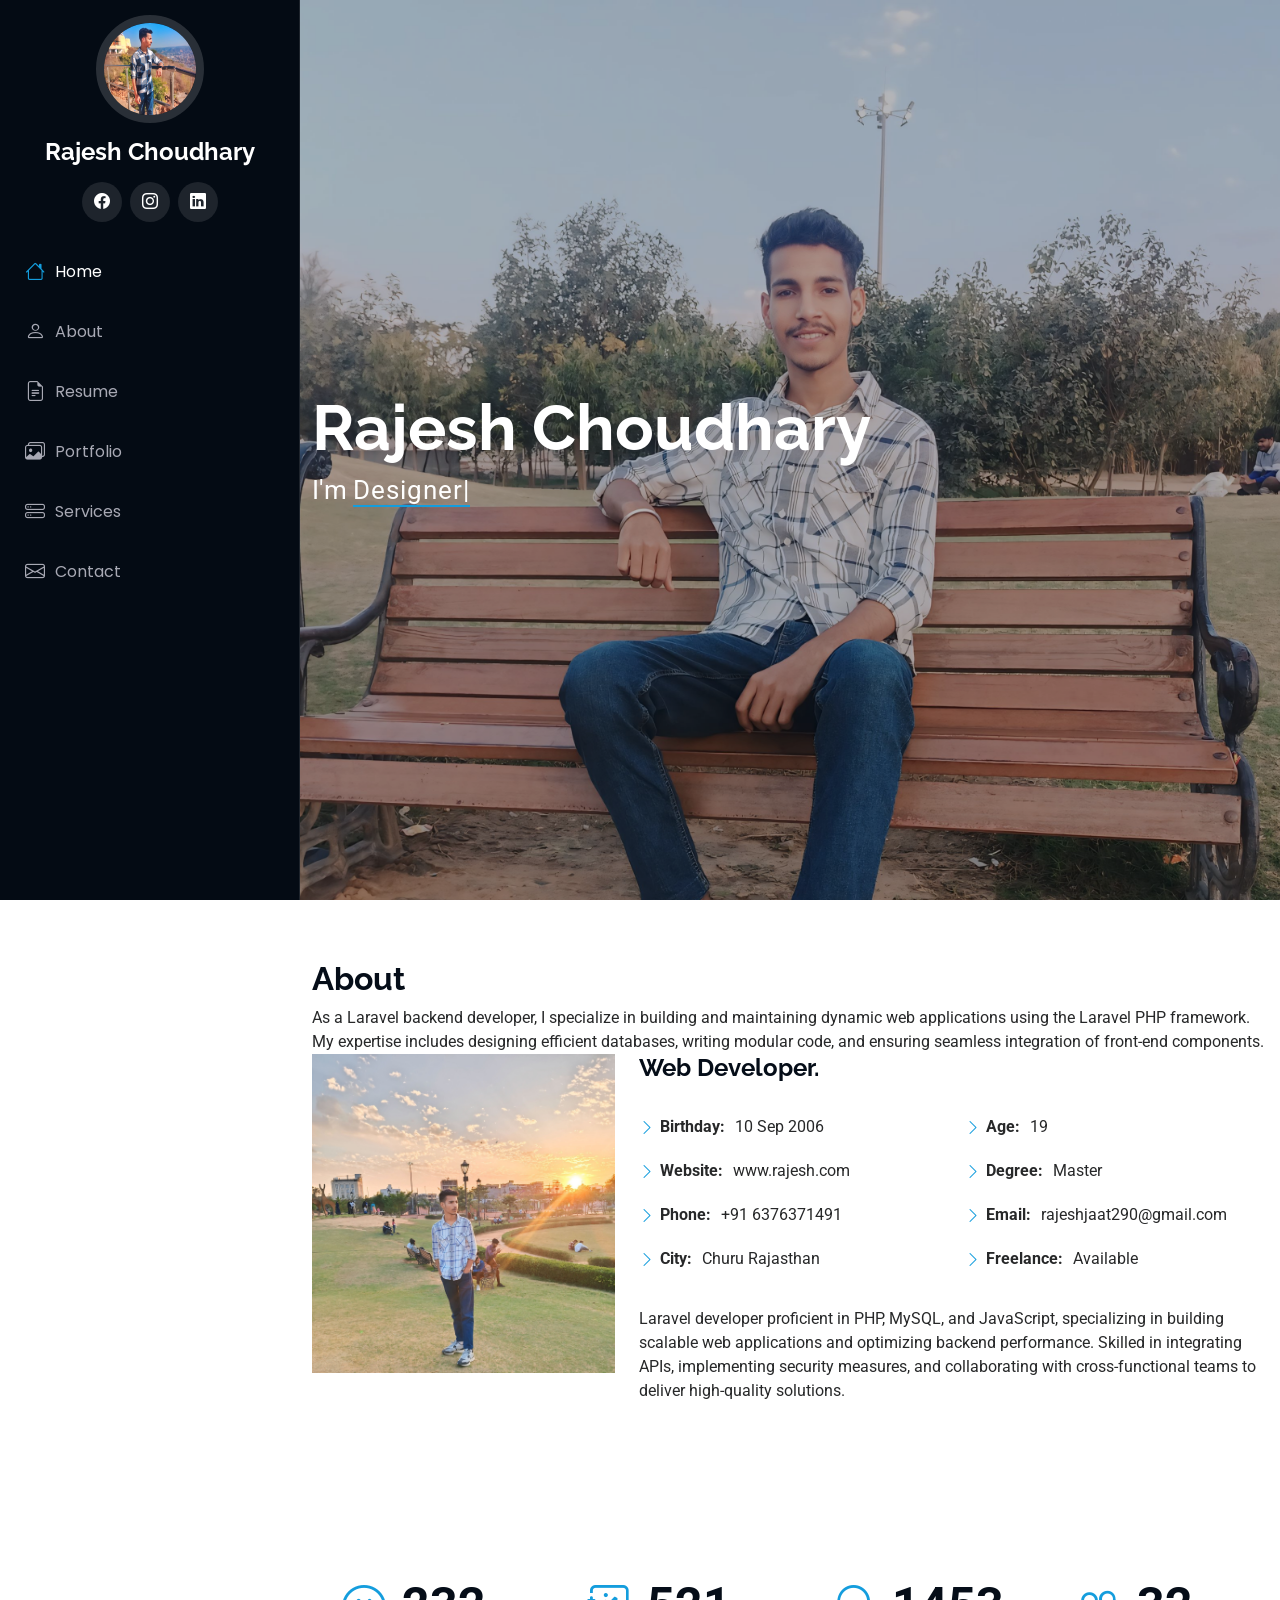
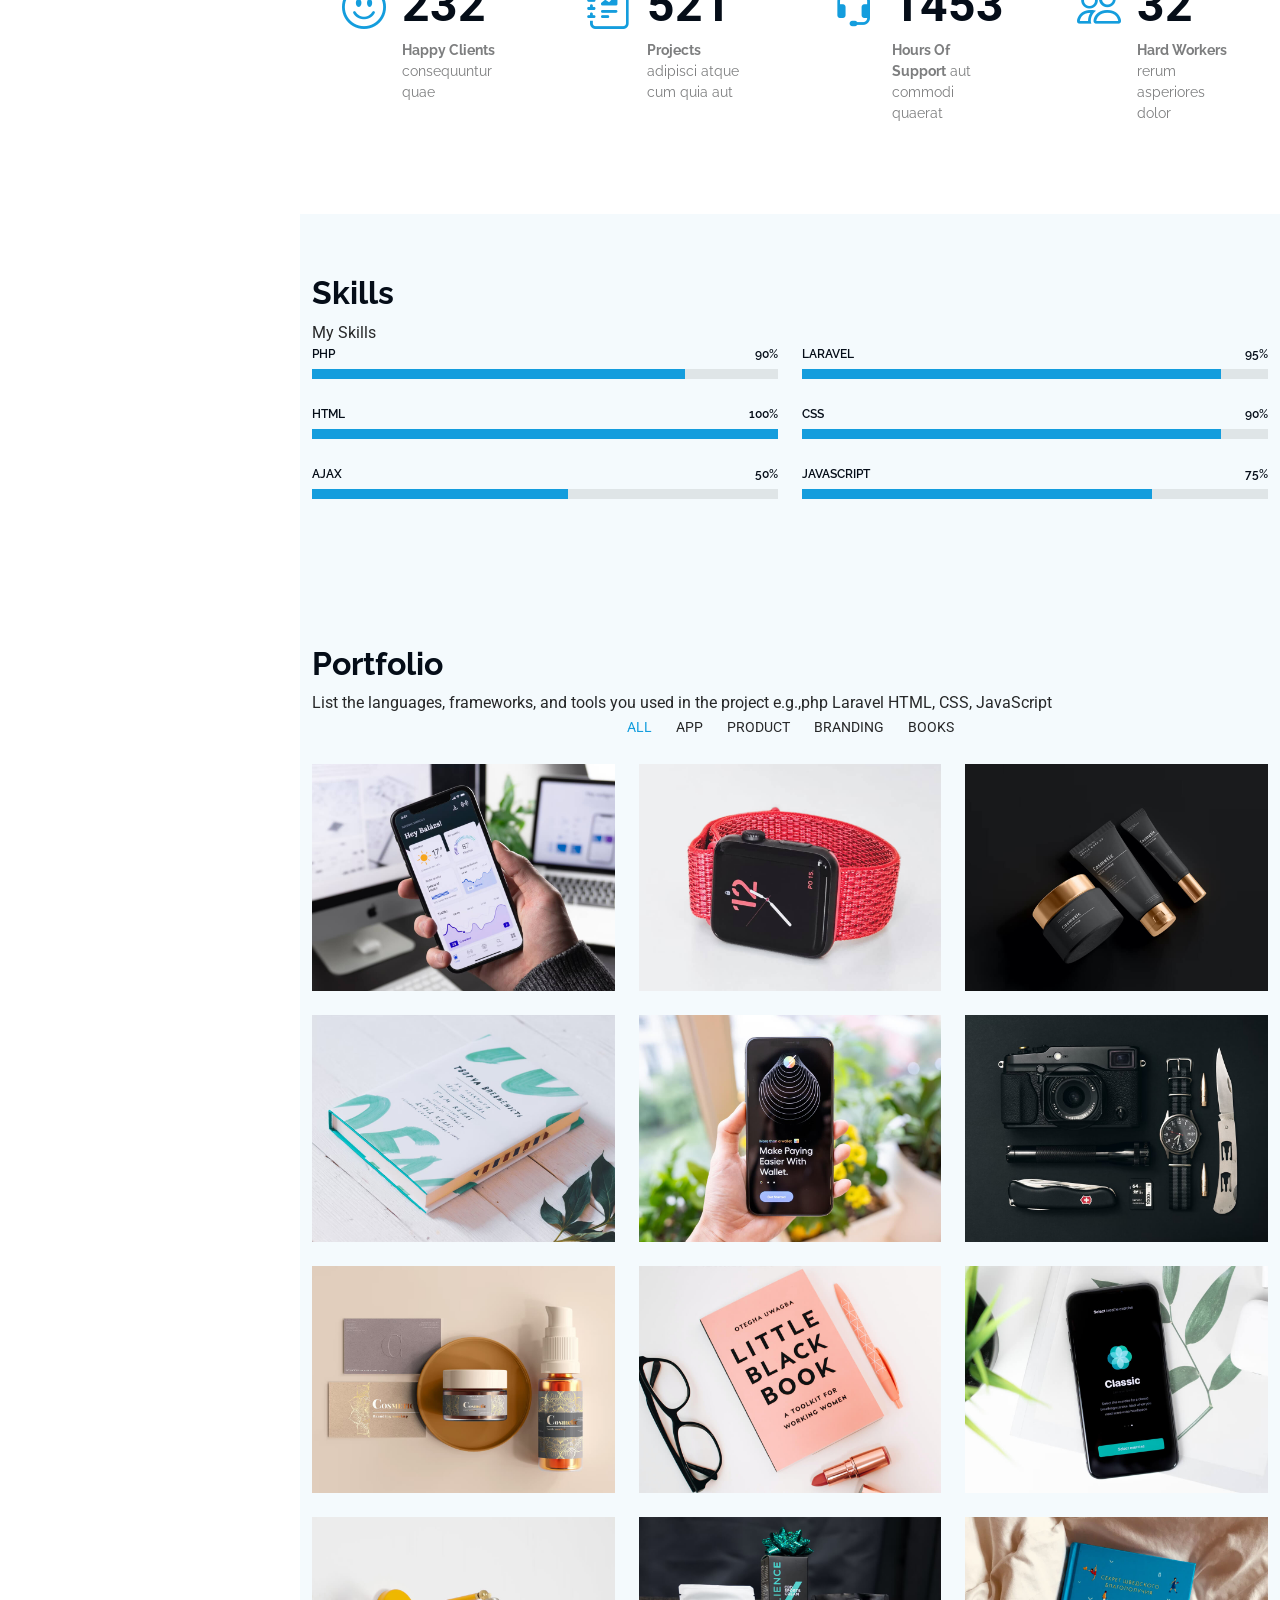
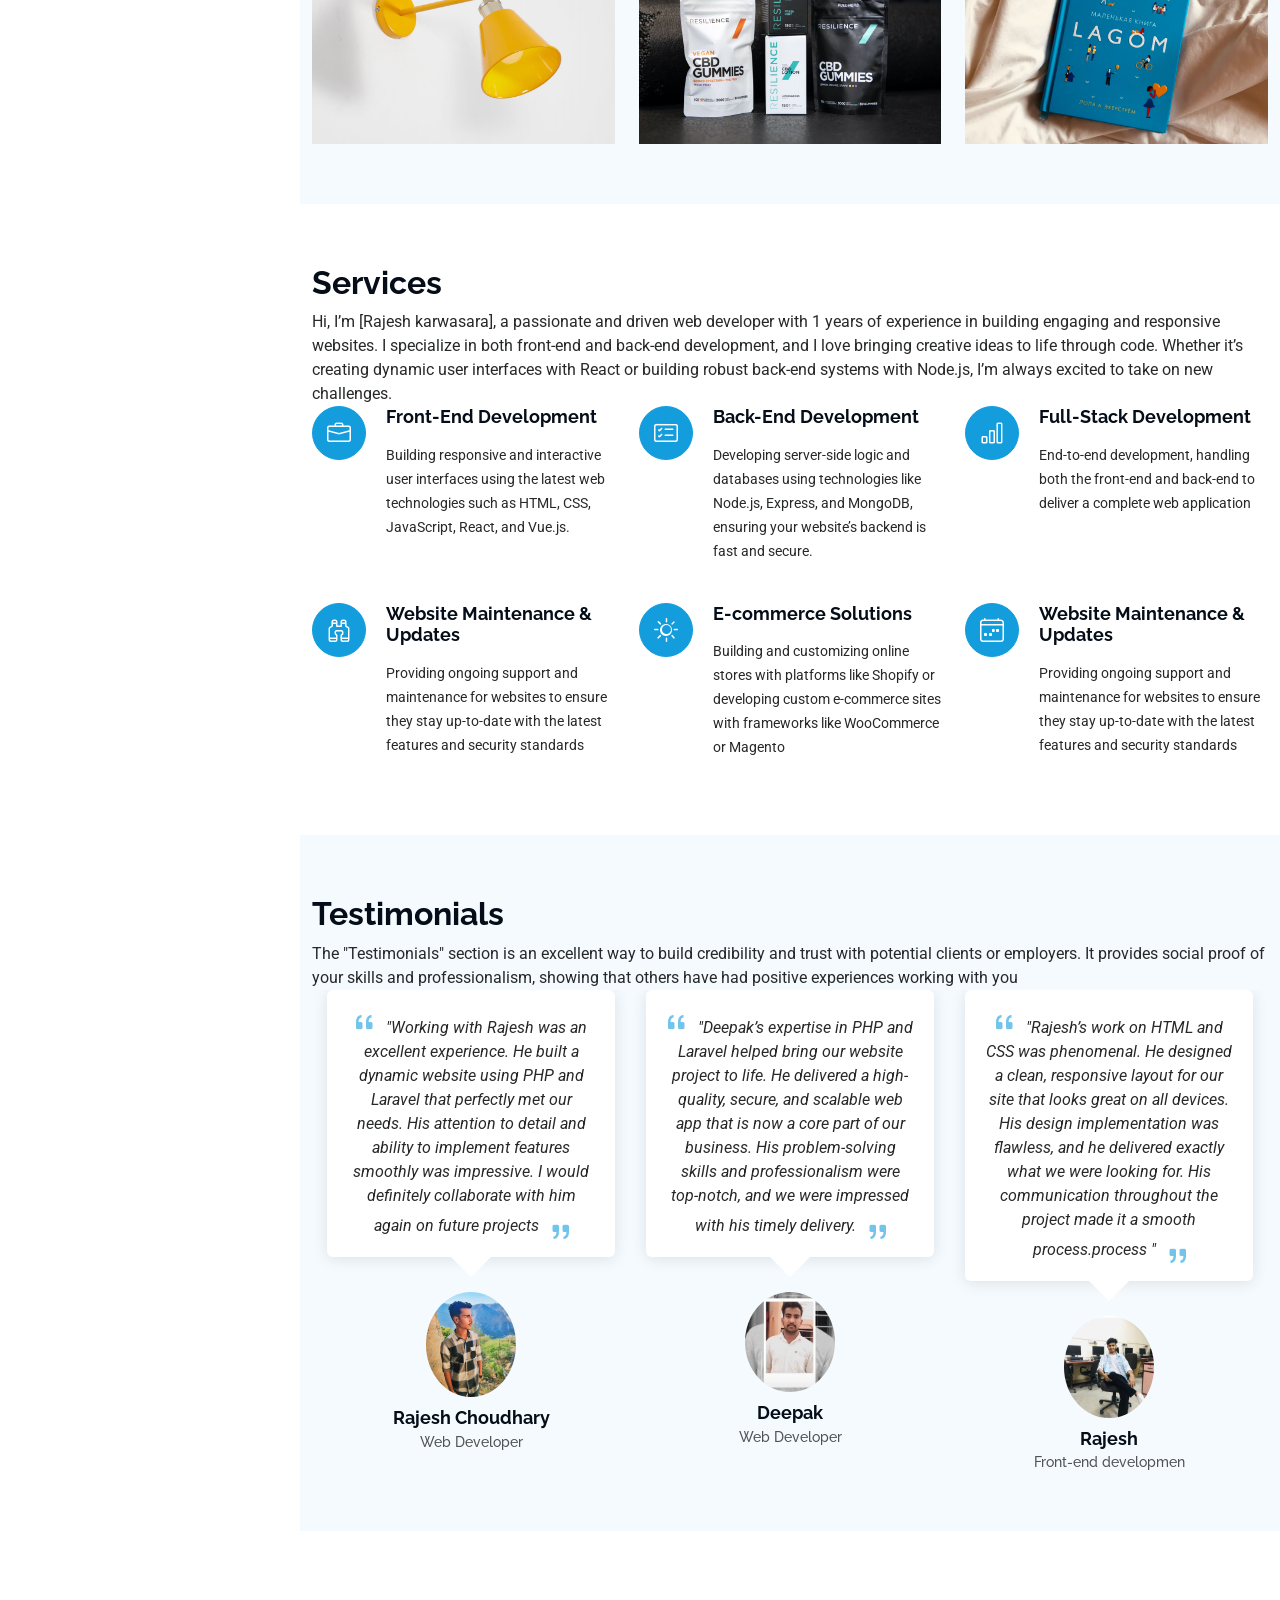
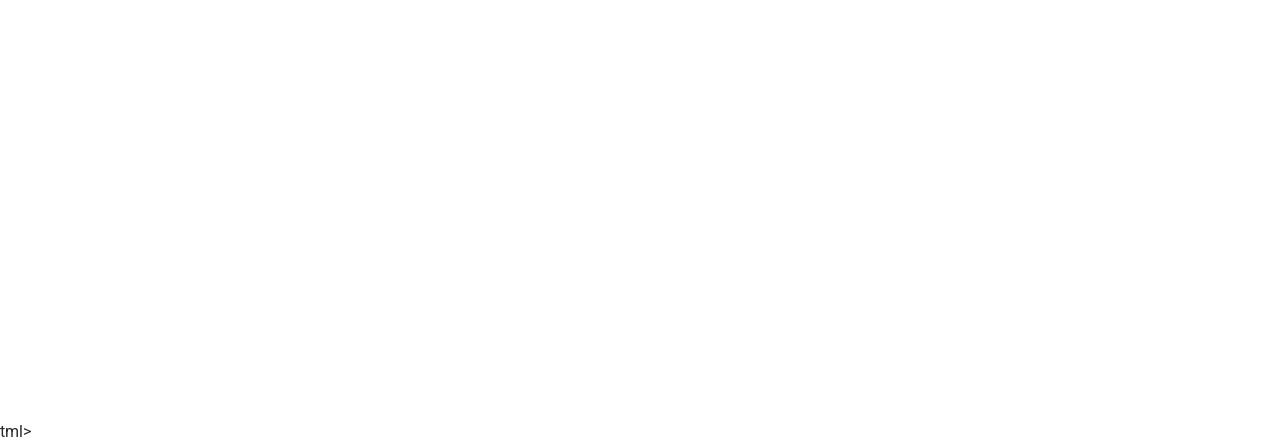
<file: index.html>
<!DOCTYPE html>
<html lang="en">

<head>
  <meta charset="utf-8">
  <meta content="width=device-width, initial-scale=1.0" name="viewport">
  <title>Index - iPortfolio Bootstrap Template</title>
  <meta content="" name="description">
  <meta content="" name="keywords">

  <!-- Favicons -->
  <link href="assets/img/logo.jpg" rel="icon">
  <link href="assets/img/apple-touch-icon.png" rel="apple-touch-icon">

  <!-- Fonts -->
  <link href="https://fonts.googleapis.com" rel="preconnect">
  <link href="https://fonts.gstatic.com" rel="preconnect" crossorigin>
  <link
    href="https://fonts.googleapis.com/css2?family=Roboto:ital,wght@0,100;0,300;0,400;0,500;0,700;0,900;1,100;1,300;1,400;1,500;1,700;1,900&family=Poppins:ital,wght@0,100;0,200;0,300;0,400;0,500;0,600;0,700;0,800;0,900;1,100;1,200;1,300;1,400;1,500;1,600;1,700;1,800;1,900&family=Raleway:ital,wght@0,100;0,200;0,300;0,400;0,500;0,600;0,700;0,800;0,900;1,100;1,200;1,300;1,400;1,500;1,600;1,700;1,800;1,900&display=swap"
    rel="stylesheet">

  <!-- Vendor CSS Files -->
  <link href="assets/vendor/bootstrap/css/bootstrap.min.css" rel="stylesheet">
  <link href="assets/vendor/bootstrap-icons/bootstrap-icons.css" rel="stylesheet">
  <link href="assets/vendor/aos/aos.css" rel="stylesheet">
  <link href="assets/vendor/glightbox/css/glightbox.min.css" rel="stylesheet">
  <link href="assets/vendor/swiper/swiper-bundle.min.css" rel="stylesheet">

  <!-- Main CSS File -->
  <link href="assets/css/main.css" rel="stylesheet">

  <!-- =======================================================
  * Template Name: iPortfolio
  * Template URL: https://bootstrapmade.com/iportfolio-bootstrap-portfolio-websites-template/
  * Updated: Jun 29 2024 with Bootstrap v5.3.3
  * Author: BootstrapMade.com
  * License: https://bootstrapmade.com/license/
  ======================================================== -->
</head>

<body class="index-page">

  <header id="header" class="header dark-background d-flex flex-column">
    <i class="header-toggle d-xl-none bi bi-list"></i>

    <div class="profile-img">
      <img src="assets/img/r1.jpg" alt="" class="img-fluid rounded-circle">
    </div>

    <a href="index.html" class="logo d-flex align-items-center justify-content-center">
      <!-- Uncomment the line below if you also wish to use an image logo -->
      <!-- <img src="assets/img/logo.png" alt=""> -->
      <h1 class="sitename">Rajesh Choudhary</h1>
    </a>

    <div class="social-links text-center">

      <a href="https://www.facebook.com/profile.php" target="_blank" class="facebook"><i class="bi bi-facebook"></i></a>
      <a href="https://www.instagram.com/choudhary__rajeshh" target="_blank" class="instagram"><i
          class="bi bi-instagram"></i></a>

      <a href="https://www.linkedin.com/in/rajesh-karwasara-4582b3301" target="_blank" class="linkedin"><i
          class="bi bi-linkedin"></i></a>
    </div>

    <nav id="navmenu" class="navmenu">
      <ul>
        <li><a href="#hero" class="active"><i class="bi bi-house navicon"></i>Home</a></li>
        <li><a href="#about"><i class="bi bi-person navicon"></i> About</a></li>
        <li><a href="#resume"><i class="bi bi-file-earmark-text navicon"></i> Resume</a></li>
        <li><a href="#portfolio"><i class="bi bi-images navicon"></i> Portfolio</a></li>
        <li><a href="#services"><i class="bi bi-hdd-stack navicon"></i> Services</a></li>
        
        <li><a href="#contact"><i class="bi bi-envelope navicon"></i> Contact</a></li>
      </ul>
    </nav>

  </header>

  <main class="main">

    <!-- Hero Section -->
    <section id="hero" class="hero section dark-background">

      <img src="assets/img/r2.jpg" alt="" data-aos="fade-in" class="">

      <div class="container" data-aos="fade-up" data-aos-delay="100">
        <h2>Rajesh Choudhary</h2>
        <p>I'm <span class="typed" data-typed-items="Designer, Developer, Freelancer">Web Developer</span><span
            class="typed-cursor typed-cursor--blink" aria-hidden="true"></span><span
            class="typed-cursor typed-cursor--blink" aria-hidden="true"></span></p>
      </div>

    </section><!-- /Hero Section -->

    <!-- About Section -->
    <section id="about" class="about section">

      <!-- Section Title -->
      <div class="container section-title" data-aos="fade-up">
        <h2>About</h2>
        <p>As a Laravel backend developer, I specialize in building and maintaining dynamic web applications using the
          Laravel PHP framework. My expertise includes designing efficient databases, writing modular code, and ensuring
          seamless integration of front-end components.</p>
      </div><!-- End Section Title -->

      <div class="container" data-aos="fade-up" data-aos-delay="100">

        <div class="row gy-4 justify-content-center">
          <div class="col-lg-4">
            <img src="assets/img/r3.jpg" class="img-fluid" alt="">
          </div>
          <div class="col-lg-8 content">
            <h2>Web Developer.</h2>
            <p class="fst-italic py-1">

            </p>
            <div class="row">
              <div class="col-lg-6">
                <ul>
                  <li><i class="bi bi-chevron-right"></i> <strong>Birthday:</strong> <span>10 Sep 2006</span></li>
                  <li><i class="bi bi-chevron-right"></i> <strong>Website:</strong> <span>www.rajesh.com</span></li>
                  <li><i class="bi bi-chevron-right"></i> <strong>Phone:</strong> <span>+91 6376371491</span></li>
                  <li><i class="bi bi-chevron-right"></i> <strong>City:</strong> <span>Churu Rajasthan</span></li>
                </ul>
              </div>
              <div class="col-lg-6">
                <ul>
                  <li><i class="bi bi-chevron-right"></i> <strong>Age:</strong> <span>19</span></li>
                  <li><i class="bi bi-chevron-right"></i> <strong>Degree:</strong> <span>Master</span></li>
                  <li><i class="bi bi-chevron-right"></i> <strong>Email:</strong> <span>rajeshjaat290@gmail.com</span>
                  </li>
                  <li><i class="bi bi-chevron-right"></i> <strong>Freelance:</strong> <span>Available</span></li>
                </ul>
              </div>
            </div>
            <p class="py-3">
              Laravel developer proficient in PHP, MySQL, and JavaScript, specializing in building scalable web
              applications and optimizing backend performance. Skilled in integrating APIs, implementing security
              measures, and collaborating with cross-functional teams to deliver high-quality solutions.
            </p>
          </div>
        </div>

      </div>

    </section><!-- /About Section -->

    <!-- Stats Section -->
    <section id="stats" class="stats section">

      <div class="container" data-aos="fade-up" data-aos-delay="100">

        <div class="row gy-4">

          <div class="col-lg-3 col-md-6">
            <div class="stats-item">
              <i class="bi bi-emoji-smile"></i>
              <span data-purecounter-start="0" data-purecounter-end="232" data-purecounter-duration="1"
                class="purecounter"></span>
              <p><strong>Happy Clients</strong> <span>consequuntur quae</span></p>
            </div>
          </div><!-- End Stats Item -->

          <div class="col-lg-3 col-md-6">
            <div class="stats-item">
              <i class="bi bi-journal-richtext"></i>
              <span data-purecounter-start="0" data-purecounter-end="521" data-purecounter-duration="1"
                class="purecounter"></span>
              <p><strong>Projects</strong> <span>adipisci atque cum quia aut</span></p>
            </div>
          </div><!-- End Stats Item -->

          <div class="col-lg-3 col-md-6">
            <div class="stats-item">
              <i class="bi bi-headset"></i>
              <span data-purecounter-start="0" data-purecounter-end="1453" data-purecounter-duration="1"
                class="purecounter"></span>
              <p><strong>Hours Of Support</strong> <span>aut commodi quaerat</span></p>
            </div>
          </div><!-- End Stats Item -->

          <div class="col-lg-3 col-md-6">
            <div class="stats-item">
              <i class="bi bi-people"></i>
              <span data-purecounter-start="0" data-purecounter-end="32" data-purecounter-duration="1"
                class="purecounter"></span>
              <p><strong>Hard Workers</strong> <span>rerum asperiores dolor</span></p>
            </div>
          </div><!-- End Stats Item -->

        </div>

      </div>

    </section><!-- /Stats Section -->

    <!-- Skills Section -->
    <section id="skills" class="skills section light-background">

      <!-- Section Title -->
      <div class="container section-title" data-aos="fade-up">
        <h2>Skills</h2>
        <p>My Skills</p>
      </div><!-- End Section Title -->

      <div class="container" data-aos="fade-up" data-aos-delay="100">

        <div class="row skills-content skills-animation">
          <div class="col-lg-6">

            <div class="progress">
              <span class="skill"><span>PHP</span> <i class="val">90%</i></span>
              <div class="progress-bar-wrap">
                <div class="progress-bar" role="progressbar" aria-valuenow="80" aria-valuemin="0" aria-valuemax="100">
                </div>
              </div>
            </div><!-- End Skills Item -->
            <div class="progress">
              <span class="skill"><span>HTML</span> <i class="val">100%</i></span>
              <div class="progress-bar-wrap">
                <div class="progress-bar" role="progressbar" aria-valuenow="100" aria-valuemin="0" aria-valuemax="100">
                </div>
              </div>
            </div><!-- End Skills Item -->


            <div class="progress">
              <span class="skill"><span>Ajax</span> <i class="val">50%</i></span>
              <div class="progress-bar-wrap">
                <div class="progress-bar" role="progressbar" aria-valuenow="55" aria-valuemin="0" aria-valuemax="100">
                </div>
              </div>
            </div><!-- End Skills Item -->

          </div>
          <div class="col-lg-6">


            <div class="progress">
              <span class="skill"><span>Laravel</span> <i class="val">95%</i></span>
              <div class="progress-bar-wrap">
                <div class="progress-bar" role="progressbar" aria-valuenow="90" aria-valuemin="0" aria-valuemax="100">
                </div>
              </div>
            </div><!-- End Skills Item -->
            <div class="progress">
              <span class="skill"><span>CSS</span> <i class="val">90%</i></span>
              <div class="progress-bar-wrap">
                <div class="progress-bar" role="progressbar" aria-valuenow="90" aria-valuemin="0" aria-valuemax="100">
                </div>
              </div>
            </div><!-- End Skills Item -->

            <div class="progress">
              <span class="skill"><span>JavaScript</span> <i class="val">75%</i></span>
              <div class="progress-bar-wrap">
                <div class="progress-bar" role="progressbar" aria-valuenow="75" aria-valuemin="0" aria-valuemax="100">
                </div>
              </div>
            </div><!-- End Skills Item -->

          </div>



        </div>

      </div>

    </section><!-- /Skills Section -->




    <!-- Portfolio Section -->
    <section id="portfolio" class="portfolio section light-background">

      <!-- Section Title -->
      <div class="container section-title" data-aos="fade-up">
        <h2>Portfolio</h2>
        <p>List the languages, frameworks, and tools you used in the project e.g.,php Laravel HTML, CSS, JavaScript</p>
      </div><!-- End Section Title -->

      <div class="container">

        <div class="isotope-layout" data-default-filter="*" data-layout="masonry" data-sort="original-order">

          <ul class="portfolio-filters isotope-filters" data-aos="fade-up" data-aos-delay="100">
            <li data-filter="*" class="filter-active">All</li>
            <li data-filter=".filter-app">App</li>
            <li data-filter=".filter-product">Product</li>
            <li data-filter=".filter-branding">Branding</li>
            <li data-filter=".filter-books">Books</li>
          </ul><!-- End Portfolio Filters -->

          <div class="row gy-4 isotope-container" data-aos="fade-up" data-aos-delay="200">

            <div class="col-lg-4 col-md-6 portfolio-item isotope-item filter-app">
              <div class="portfolio-content h-100">
                <img src="assets/img/portfolio/app-1.jpg" class="img-fluid" alt="">
                <div class="portfolio-info">
                  <h4>App 1</h4>

                  <a href="assets/img/portfolio/app-1.jpg" title="App 1" data-gallery="portfolio-gallery-app"
                    class="glightbox preview-link"><i class="bi bi-zoom-in"></i></a>
                  <a href="portfolio-details.html" title="More Details" class="details-link"><i
                      class="bi bi-link-45deg"></i></a>
                </div>
              </div>
            </div><!-- End Portfolio Item -->

            <div class="col-lg-4 col-md-6 portfolio-item isotope-item filter-product">
              <div class="portfolio-content h-100">
                <img src="assets/img/portfolio/product-1.jpg" class="img-fluid" alt="">
                <div class="portfolio-info">
                  <h4>Product 1</h4>

                  <a href="assets/img/portfolio/product-1.jpg" title="Product 1"
                    data-gallery="portfolio-gallery-product" class="glightbox preview-link"><i
                      class="bi bi-zoom-in"></i></a>
                       <a href="portfolio-details.html" title="More Details" class="details-link"><i
                      class="bi bi-link-45deg"></i></a>

                </div>
              </div>
            </div><!-- End Portfolio Item -->

            <div class="col-lg-4 col-md-6 portfolio-item isotope-item filter-branding">
              <div class="portfolio-content h-100">
                <img src="assets/img/portfolio/branding-1.jpg" class="img-fluid" alt="">
                <div class="portfolio-info">
                   <a href="portfolio-details.html" title="More Details" class="details-link"><i
                      class="bi bi-link-45deg"></i></a>
                  <h4>Branding 1</h4>

                  <a href="assets/img/portfolio/branding-1.jpg" title="Branding 1"
                    data-gallery="portfolio-gallery-branding" class="glightbox preview-link"><i
                      class="bi bi-zoom-in"></i></a>
                       <a href="portfolio-details.html" title="More Details" class="details-link"><i
                      class="bi bi-link-45deg"></i></a>

                </div>
              </div>
            </div><!-- End Portfolio Item -->

            <div class="col-lg-4 col-md-6 portfolio-item isotope-item filter-books">
              <div class="portfolio-content h-100">
                <img src="assets/img/portfolio/books-1.jpg" class="img-fluid" alt="">
                <div class="portfolio-info">
                   <a href="portfolio-details.html" title="More Details" class="details-link"><i
                      class="bi bi-link-45deg"></i></a>
                  <h4>Books 1</h4>

                  <a href="assets/img/portfolio/books-1.jpg" title="Branding 1" data-gallery="portfolio-gallery-book"
                    class="glightbox preview-link"><i class="bi bi-zoom-in"></i></a>
                     <a href="portfolio-details.html" title="More Details" class="details-link"><i
                      class="bi bi-link-45deg"></i></a>

                </div>
              </div>
            </div><!-- End Portfolio Item -->

            <div class="col-lg-4 col-md-6 portfolio-item isotope-item filter-app">
              <div class="portfolio-content h-100">
                <img src="assets/img/portfolio/app-2.jpg" class="img-fluid" alt="">
                <div class="portfolio-info">
                  <h4>App 2</h4>

                  <a href="assets/img/portfolio/app-2.jpg" title="App 2" data-gallery="portfolio-gallery-app"
                    class="glightbox preview-link"><i class="bi bi-zoom-in"></i></a>
                     <a href="portfolio-details.html" title="More Details" class="details-link"><i
                      class="bi bi-link-45deg"></i></a>

                </div>
              </div>
            </div><!-- End Portfolio Item -->

            <div class="col-lg-4 col-md-6 portfolio-item isotope-item filter-product">
              <div class="portfolio-content h-100">
                <img src="assets/img/portfolio/product-2.jpg" class="img-fluid" alt="">
                <div class="portfolio-info">
                  <h4>Product 2</h4>
                  <a href="assets/img/portfolio/product-2.jpg" title="Product 2"
                    data-gallery="portfolio-gallery-product" class="glightbox preview-link"><i
                      class="bi bi-zoom-in"></i></a>
                       <a href="portfolio-details.html" title="More Details" class="details-link"><i
                      class="bi bi-link-45deg"></i></a>

                </div>
              </div>
            </div><!-- End Portfolio Item -->

            <div class="col-lg-4 col-md-6 portfolio-item isotope-item filter-branding">
              <div class="portfolio-content h-100">
                <img src="assets/img/portfolio/branding-2.jpg" class="img-fluid" alt="">
                <div class="portfolio-info">
                  <h4>Branding 2</h4>

                  <a href="assets/img/portfolio/branding-2.jpg" title="Branding 2"
                    data-gallery="portfolio-gallery-branding" class="glightbox preview-link"><i
                      class="bi bi-zoom-in"></i></a>
 <a href="portfolio-details.html" title="More Details" class="details-link"><i
                      class="bi bi-link-45deg"></i></a>
                </div>
              </div>
            </div><!-- End Portfolio Item -->

            <div class="col-lg-4 col-md-6 portfolio-item isotope-item filter-books">
              <div class="portfolio-content h-100">
                <img src="assets/img/portfolio/books-2.jpg" class="img-fluid" alt="">
                <div class="portfolio-info">
                  <h4>Books 2</h4>

                  <a href="assets/img/portfolio/books-2.jpg" title="Branding 2" data-gallery="portfolio-gallery-book"
                    class="glightbox preview-link"><i class="bi bi-zoom-in"></i></a>
 <a href="portfolio-details.html" title="More Details" class="details-link"><i
                      class="bi bi-link-45deg"></i></a>
                </div>
              </div>
            </div><!-- End Portfolio Item -->

            <div class="col-lg-4 col-md-6 portfolio-item isotope-item filter-app">
              <div class="portfolio-content h-100">
                <img src="assets/img/portfolio/app-3.jpg" class="img-fluid" alt="">
                <div class="portfolio-info">
                  <h4>App 3</h4>

                  <a href="assets/img/portfolio/app-3.jpg" title="App 3" data-gallery="portfolio-gallery-app"
                    class="glightbox preview-link"><i class="bi bi-zoom-in"></i></a>
 <a href="portfolio-details.html" title="More Details" class="details-link"><i
                      class="bi bi-link-45deg"></i></a>
                </div>
              </div>
            </div><!-- End Portfolio Item -->

            <div class="col-lg-4 col-md-6 portfolio-item isotope-item filter-product">
              <div class="portfolio-content h-100">
                <img src="assets/img/portfolio/product-3.jpg" class="img-fluid" alt="">
                <div class="portfolio-info">
                  <h4>Product 3</h4>

                  <a href="assets/img/portfolio/product-3.jpg" title="Product 3"
                    data-gallery="portfolio-gallery-product" class="glightbox preview-link"><i
                      class="bi bi-zoom-in"></i></a>
 <a href="portfolio-details.html" title="More Details" class="details-link"><i
                      class="bi bi-link-45deg"></i></a>
                </div>
              </div>
            </div><!-- End Portfolio Item -->

            <div class="col-lg-4 col-md-6 portfolio-item isotope-item filter-branding">
              <div class="portfolio-content h-100">
                <img src="assets/img/portfolio/branding-3.jpg" class="img-fluid" alt="">
                <div class="portfolio-info">
                  <h4>Branding 3</h4>

                  <a href="assets/img/portfolio/branding-3.jpg" title="Branding 2"
                    data-gallery="portfolio-gallery-branding" class="glightbox preview-link"><i
                      class="bi bi-zoom-in"></i></a>
 <a href="portfolio-details.html" title="More Details" class="details-link"><i
                      class="bi bi-link-45deg"></i></a>
                </div>
              </div>
            </div><!-- End Portfolio Item -->

            <div class="col-lg-4 col-md-6 portfolio-item isotope-item filter-books">
              <div class="portfolio-content h-100">
                <img src="assets/img/portfolio/books-3.jpg" class="img-fluid" alt="">
                <div class="portfolio-info">
                  <h4>Books 3</h4>

                  <a href="assets/img/portfolio/books-3.jpg" title="Branding 3" data-gallery="portfolio-gallery-book"
                    class="glightbox preview-link"><i class="bi bi-zoom-in"></i></a>
 <a href="portfolio-details.html" title="More Details" class="details-link"><i
                      class="bi bi-link-45deg"></i></a>
                </div>
              </div>
            </div><!-- End Portfolio Item -->

          </div><!-- End Portfolio Container -->

        </div>

      </div>

    </section><!-- /Portfolio Section -->

    <!-- Services Section -->
    <section id="services" class="services section">

      <!-- Section Title -->
      <div class="container section-title" data-aos="fade-up">
        <h2>Services</h2>
        <p>Hi, I’m [Rajesh karwasara], a passionate and driven web developer with 1 years of experience in building
          engaging
          and responsive websites. I specialize in both front-end and back-end development, and I love bringing creative
          ideas to life through code. Whether it’s creating dynamic user interfaces with React or building robust
          back-end systems with Node.js, I’m always excited to take on new challenges.</p>
      </div><!-- End Section Title -->

      <div class="container">

        <div class="row gy-4">

          <div class="col-lg-4 col-md-6 service-item d-flex" data-aos="fade-up" data-aos-delay="100">
            <div class="icon flex-shrink-0"><i class="bi bi-briefcase"></i></div>
            <div>
              <h4 class="title"><a href="service-details.html" class="stretched-link">Front-End Development</a></h4>
              <p class="description">Building responsive and interactive user interfaces using the latest web
                technologies such as HTML, CSS, JavaScript, React, and Vue.js.</p>
            </div>
          </div>
          <!-- End Service Item -->

          <div class="col-lg-4 col-md-6 service-item d-flex" data-aos="fade-up" data-aos-delay="200">
            <div class="icon flex-shrink-0"><i class="bi bi-card-checklist"></i></div>
            <div>
              <h4 class="title"><a href="service-details.html" class="stretched-link">Back-End Development</a></h4>
              <p class="description">Developing server-side logic and databases using technologies like Node.js,
                Express, and MongoDB, ensuring your website’s backend is fast and secure.</p>
            </div>
          </div><!-- End Service Item -->

          <div class="col-lg-4 col-md-6 service-item d-flex" data-aos="fade-up" data-aos-delay="300">
            <div class="icon flex-shrink-0"><i class="bi bi-bar-chart"></i></div>
            <div>
              <h4 class="title"><a href="service-details.html" class="stretched-link">Full-Stack Development</a></h4>
              <p class="description">End-to-end development, handling both the front-end and back-end to deliver a
                complete web application</p>
            </div>
          </div><!-- End Service Item -->

          <div class="col-lg-4 col-md-6 service-item d-flex" data-aos="fade-up" data-aos-delay="400">
            <div class="icon flex-shrink-0"><i class="bi bi-binoculars"></i></div>
            <div>
              <h4 class="title"><a href="service-details.html" class="stretched-link">Website Maintenance & Updates</a>
              </h4>
              <p class="description">Providing ongoing support and maintenance for websites to ensure they stay
                up-to-date with the latest features and security standards</p>
            </div>
          </div><!-- End Service Item -->

          <div class="col-lg-4 col-md-6 service-item d-flex" data-aos="fade-up" data-aos-delay="500">
            <div class="icon flex-shrink-0"><i class="bi bi-brightness-high"></i></div>
            <div>
              <h4 class="title"><a href="service-details.html" class="stretched-link">E-commerce Solutions</a></h4>
              <p class="description">Building and customizing online stores with platforms like Shopify or developing
                custom e-commerce sites with frameworks like WooCommerce or Magento</p>
            </div>
          </div><!-- End Service Item -->

          <div class="col-lg-4 col-md-6 service-item d-flex" data-aos="fade-up" data-aos-delay="600">
            <div class="icon flex-shrink-0"><i class="bi bi-calendar4-week"></i></div>
            <div>
              <h4 class="title"><a href="service-details.html" class="stretched-link">Website Maintenance & Updates</a>
              </h4>
              <p class="description">Providing ongoing support and maintenance for websites to ensure they stay
                up-to-date with the latest features and security standards</p>
            </div>
          </div><!-- End Service Item -->

        </div>

      </div>

    </section><!-- /Services Section -->

    <!-- Testimonials Section -->
    <section id="testimonials" class="testimonials section light-background">

      <!-- Section Title -->
      <div class="container section-title" data-aos="fade-up">
        <h2>Testimonials</h2>
        <p>The "Testimonials" section is an excellent way to build credibility and trust with potential clients or
          employers. It provides social proof of your skills and professionalism, showing that others have had positive
          experiences working with you</p>
      </div><!-- End Section Title -->

      <div class="container" data-aos="fade-up" data-aos-delay="100">

        <div class="swiper init-swiper">
          <script type="application/json" class="swiper-config">
            {
              "loop": true,
              "speed": 600,
              "autoplay": {
                "delay": 5000
              },
              "slidesPerView": "auto",
              "pagination": {
                "el": ".swiper-pagination",
                "type": "bullets",
                "clickable": true
              },
              "breakpoints": {
                "320": {
                  "slidesPerView": 1,
                  "spaceBetween": 40
                },
                "1200": {
                  "slidesPerView": 3,
                  "spaceBetween": 1
                }
              }
            }
          </script>
          <div class="swiper-wrapper">

            <div class="swiper-slide">
              <div class="testimonial-item">
                <p>
                  <i class="bi bi-quote quote-icon-left"></i>
                  <span>"Working with Rajesh was an excellent experience. He built a dynamic website using PHP and
                    Laravel that perfectly met our needs. His attention to detail and ability to implement features
                    smoothly was impressive. I would definitely collaborate with him again on future projects</span>
                  <i class="bi bi-quote quote-icon-right"></i>
                </p>
                <img src="assets/img/r4.jpg" class="testimonial-img" alt="">
                <h3>Rajesh Choudhary</h3>
                <h4>Web Developer </h4>
              </div>
            </div><!-- End testimonial item -->

            <div class="swiper-slide">
              <div class="testimonial-item">
                <p>
                  <i class="bi bi-quote quote-icon-left"></i>
                  <span>"Deepak’s expertise in PHP and Laravel helped bring our website project to life. He delivered a
                    high-quality, secure, and scalable web app that is now a core part of our business. His
                    problem-solving skills and professionalism were top-notch, and we were impressed with his timely
                    delivery.</span>
                  <i class="bi bi-quote quote-icon-right"></i>
                </p>
                <img src="assets/img/deepk2.jpg" class="testimonial-img" alt="">
                <h3>Deepak</h3>
                <h4>Web Developer

                </h4>
              </div>
            </div><!-- End testimonial item -->

            <div class="swiper-slide">
              <div class="testimonial-item">
                <p>
                  <i class="bi bi-quote quote-icon-left"></i>
                  <span>"Rajesh’s work on HTML and CSS was phenomenal. He designed a clean, responsive layout for our
                    site that looks great on all devices. His design implementation was flawless, and he delivered
                    exactly what we were looking for. His communication throughout the project made it a smooth
                    process.process
                    "</span>
                  <i class="bi bi-quote quote-icon-right"></i>
                </p>
                <img src="assets/img/rajesh.jpg" class="testimonial-img" alt="">
                <h3>Rajesh</h3>
                <h4>Front-end developmen</h4>
              </div>
            </div><!-- End testimonial item -->



          </div>
          <div class="swiper-pagination"></div>
        </div>

      </div>

    </section><!-- /Testimonials Section -->

    <!-- Contact Section -->
    <section id="contact" class="contact section">

      <!-- Section Title -->
      <div class="container section-title text-center" data-aos="fade-up">
  <h2>Contact</h2>
</div><!-- End Section Title -->

      <div class="container" data-aos="fade-up" data-aos-delay="100">

  <div class="row gy-4 justify-content-center">

    <div class="col-12">

      <div class="info-wrap" style="max-width: 600px; margin: 0 auto;">

        <div class="info-item d-flex" data-aos="fade-up" data-aos-delay="200">
          <i class="bi bi-geo-alt flex-shrink-0"></i>
          <div>
            <h3>Address</h3>
            <p><a href="">Churu Rajasthan 331001</a></p>
          </div>
        </div><!-- End Info Item -->

        <div class="info-item d-flex" data-aos="fade-up" data-aos-delay="300">
          <i class="bi bi-telephone flex-shrink-0"></i>
          <div>
            <h3>Call Us</h3>
            <p><a href="tel:+916376371491">+91 6376371491</a></p>
          </div>
        </div><!-- End Info Item -->

        <div class="info-item d-flex" data-aos="fade-up" data-aos-delay="400">
          <i class="bi bi-envelope flex-shrink-0"></i>
          <div>
            <h3>Email Us</h3>
            <p><a href="mailto:rajeshjaat290@gmail.com">rajeshjaat290@gmail.com</a></p>
          </div>
        </div><!-- End Info Item -->

      </div>
    </div>

  </div>

</div>

    </section><!-- /Contact Section -->

  </main>

  <!-- Scroll Top -->
  <a href="#" id="scroll-top" class="scroll-top d-flex align-items-center justify-content-center"><i
      class="bi bi-arrow-up-short"></i></a>

  <!-- Preloader -->
  <div id="preloader"></div>

  <!-- Vendor JS Files -->
  <script src="assets/vendor/bootstrap/js/bootstrap.bundle.min.js"></script>
  <script src="assets/vendor/php-email-form/validate.js"></script>
  <script src="assets/vendor/aos/aos.js"></script>
  <script src="assets/vendor/typed.js/typed.umd.js"></script>
  <script src="assets/vendor/purecounter/purecounter_vanilla.js"></script>
  <script src="assets/vendor/waypoints/noframework.waypoints.js"></script>
  <script src="assets/vendor/glightbox/js/glightbox.min.js"></script>
  <script src="assets/vendor/imagesloaded/imagesloaded.pkgd.min.js"></script>
  <script src="assets/vendor/isotope-layout/isotope.pkgd.min.js"></script>
  <script src="assets/vendor/swiper/swiper-bundle.min.js"></script>

  <!-- Main JS File -->
  <script src="assets/js/main.js"></script>

</body>

</html>tml>
</file>
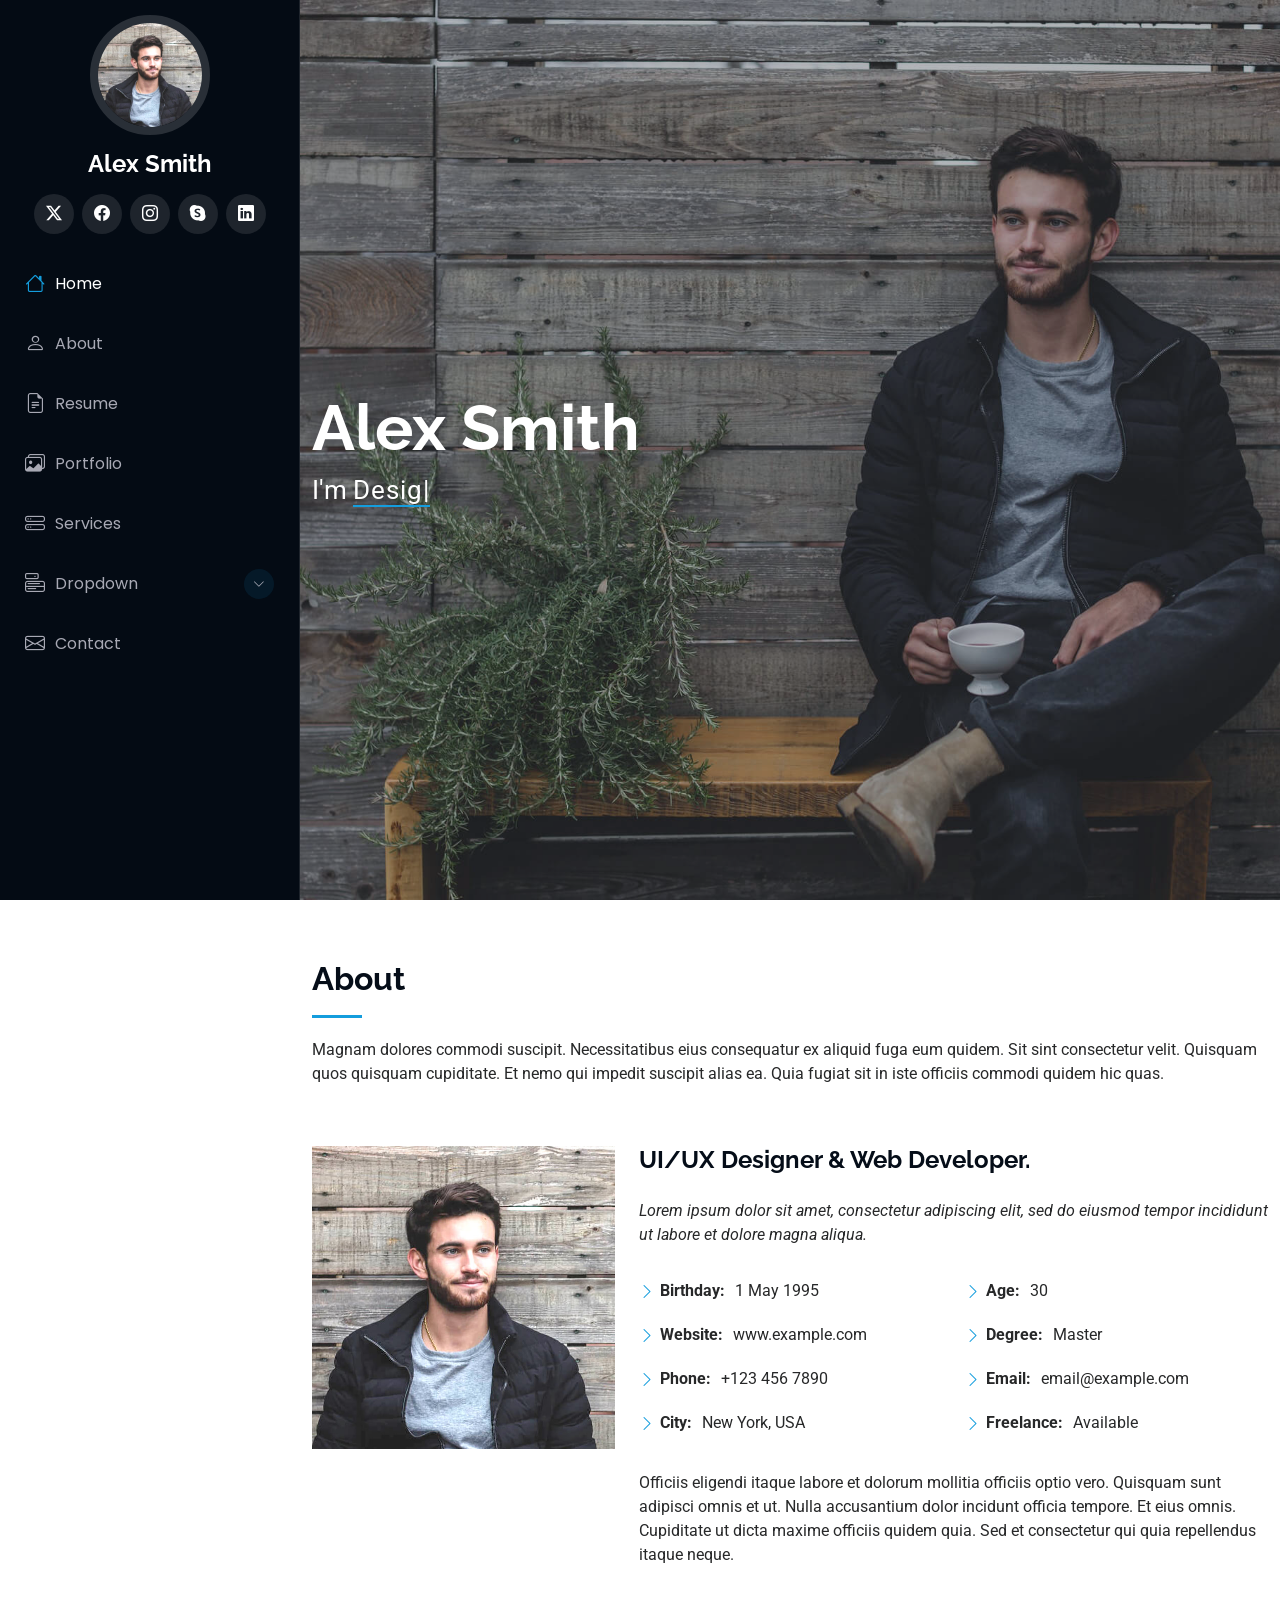
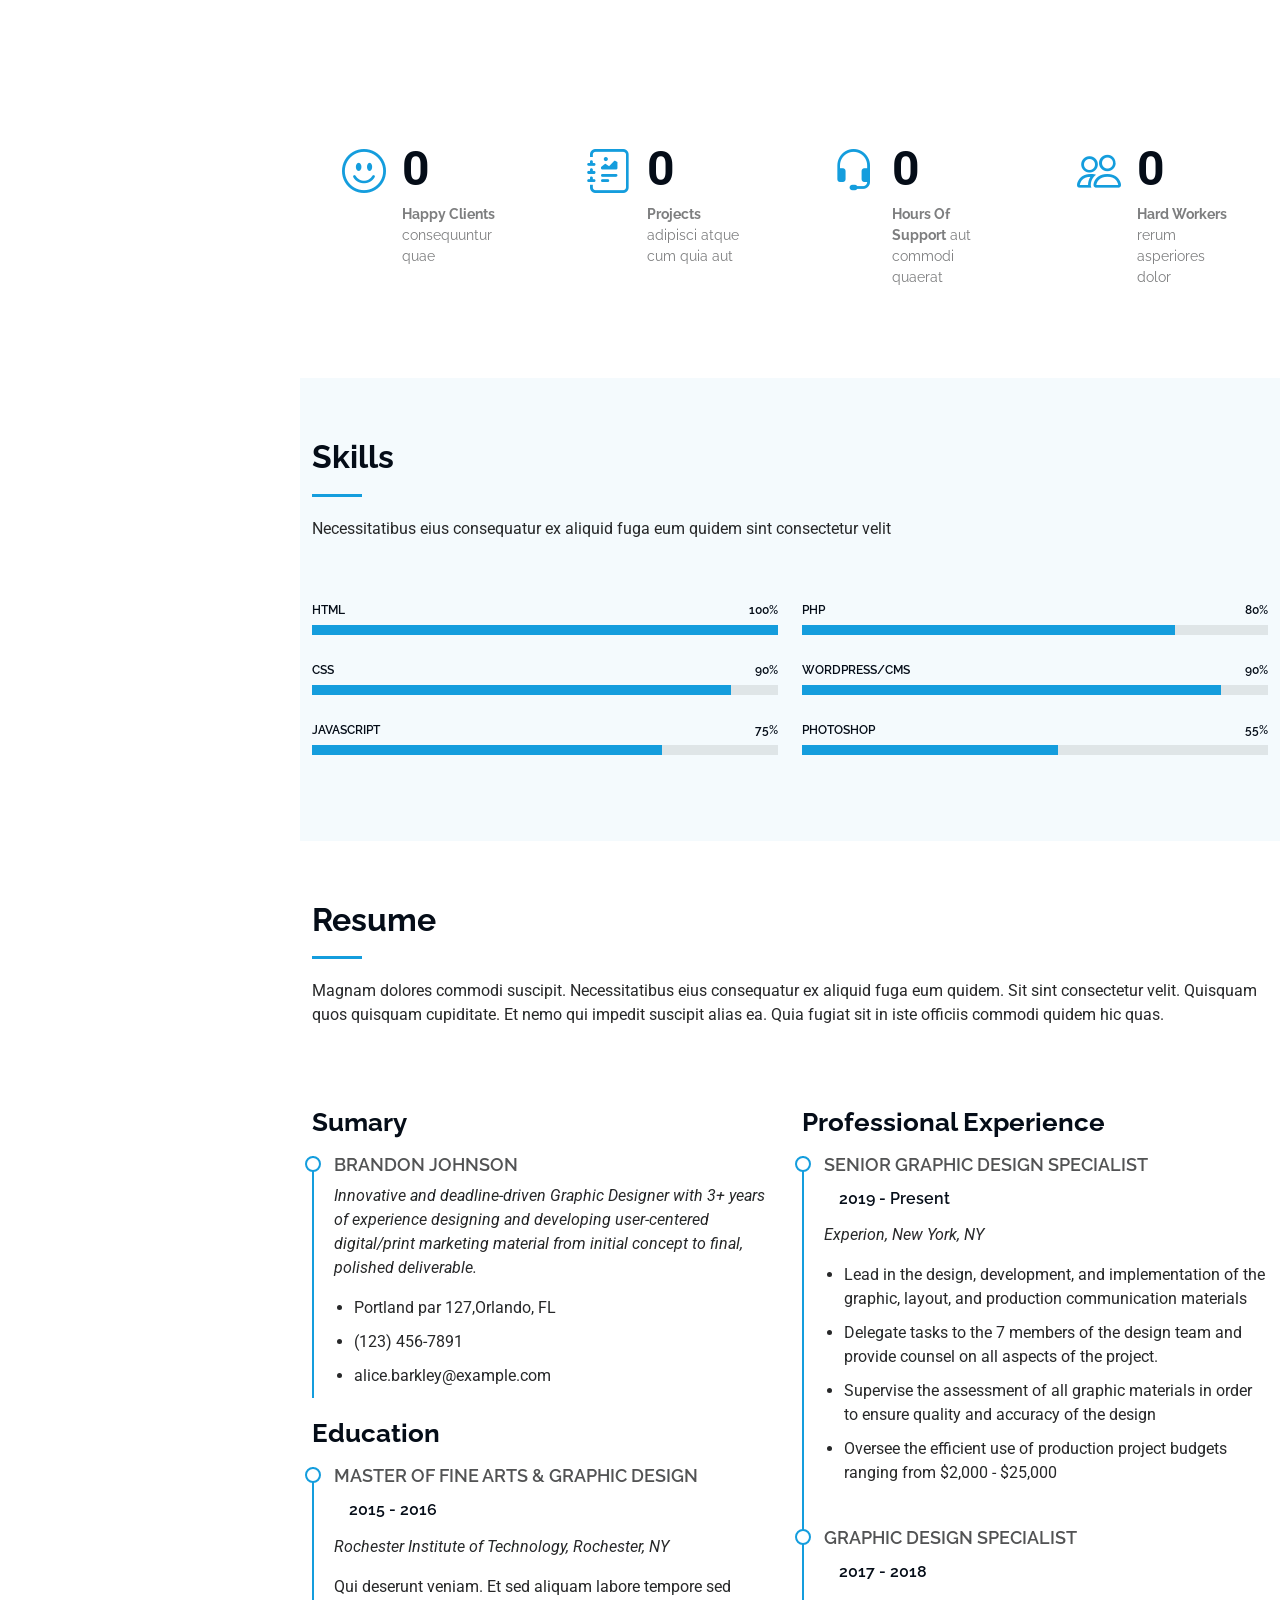
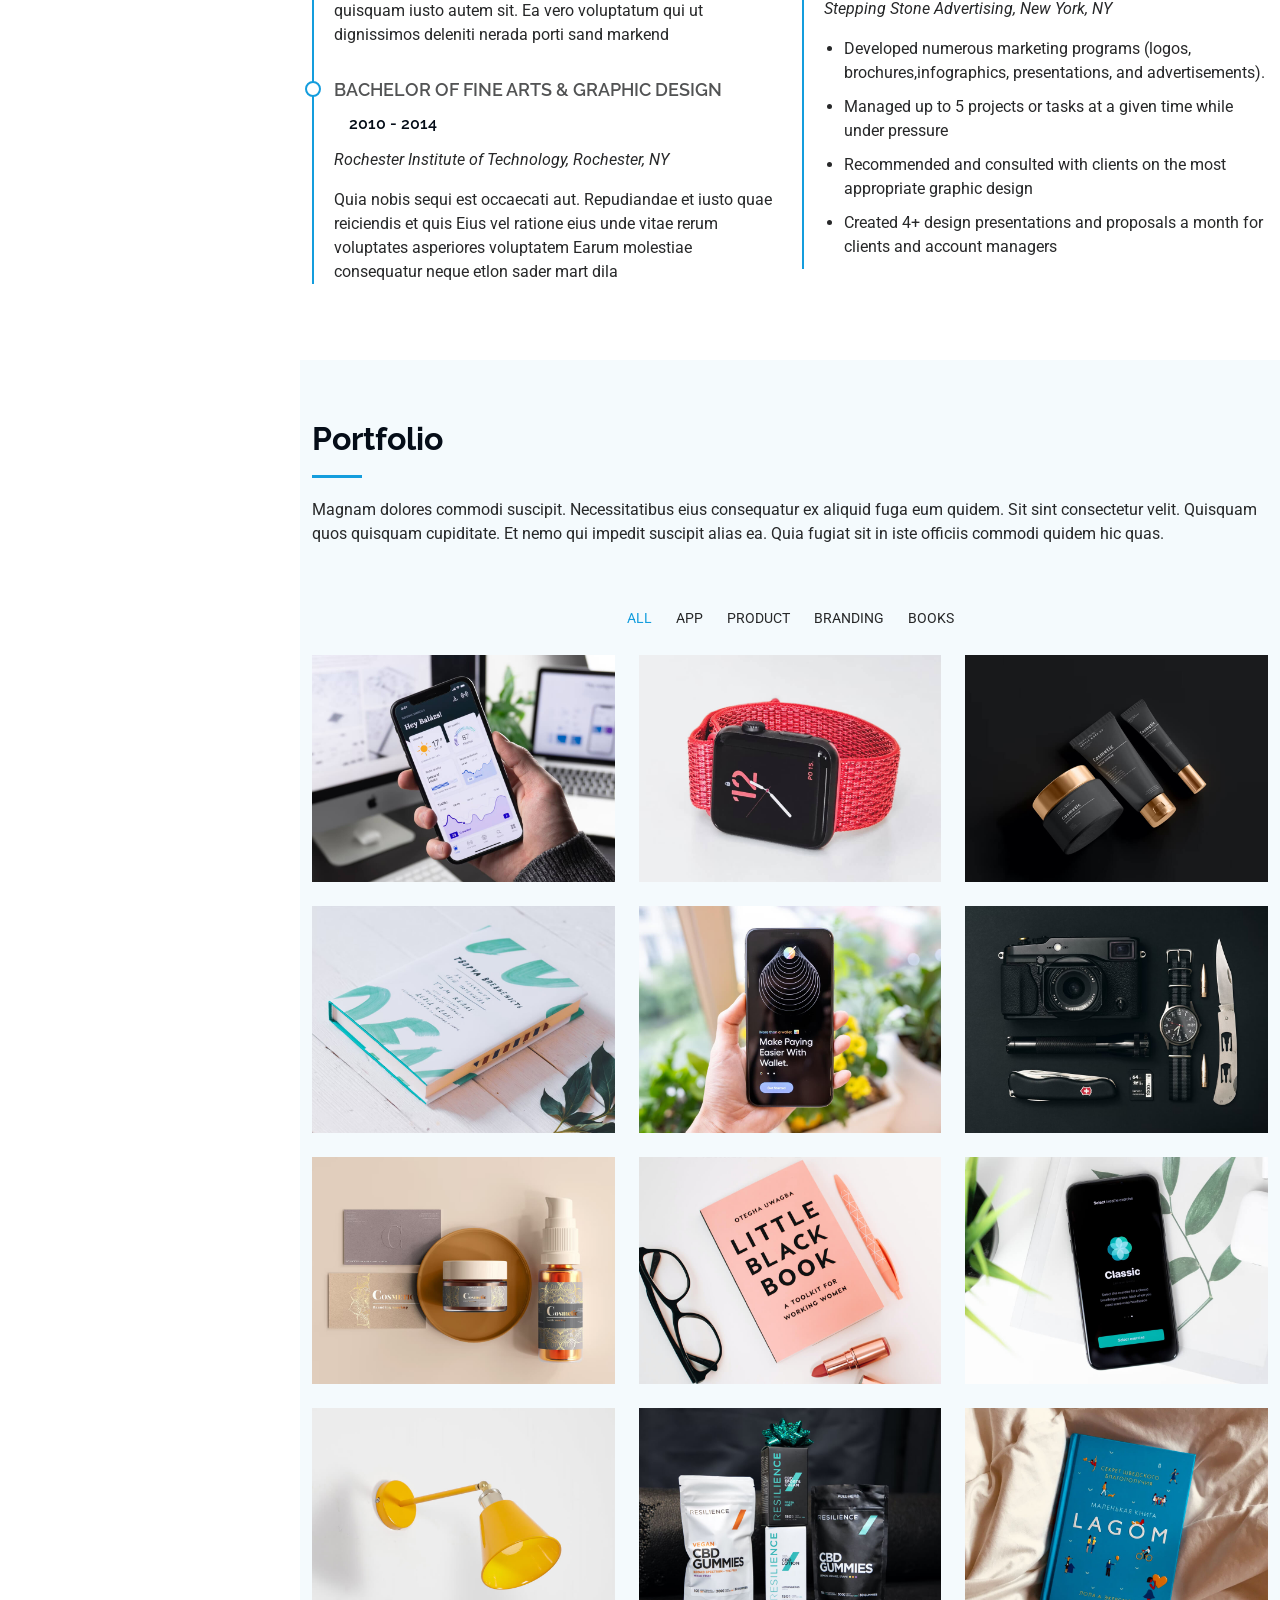
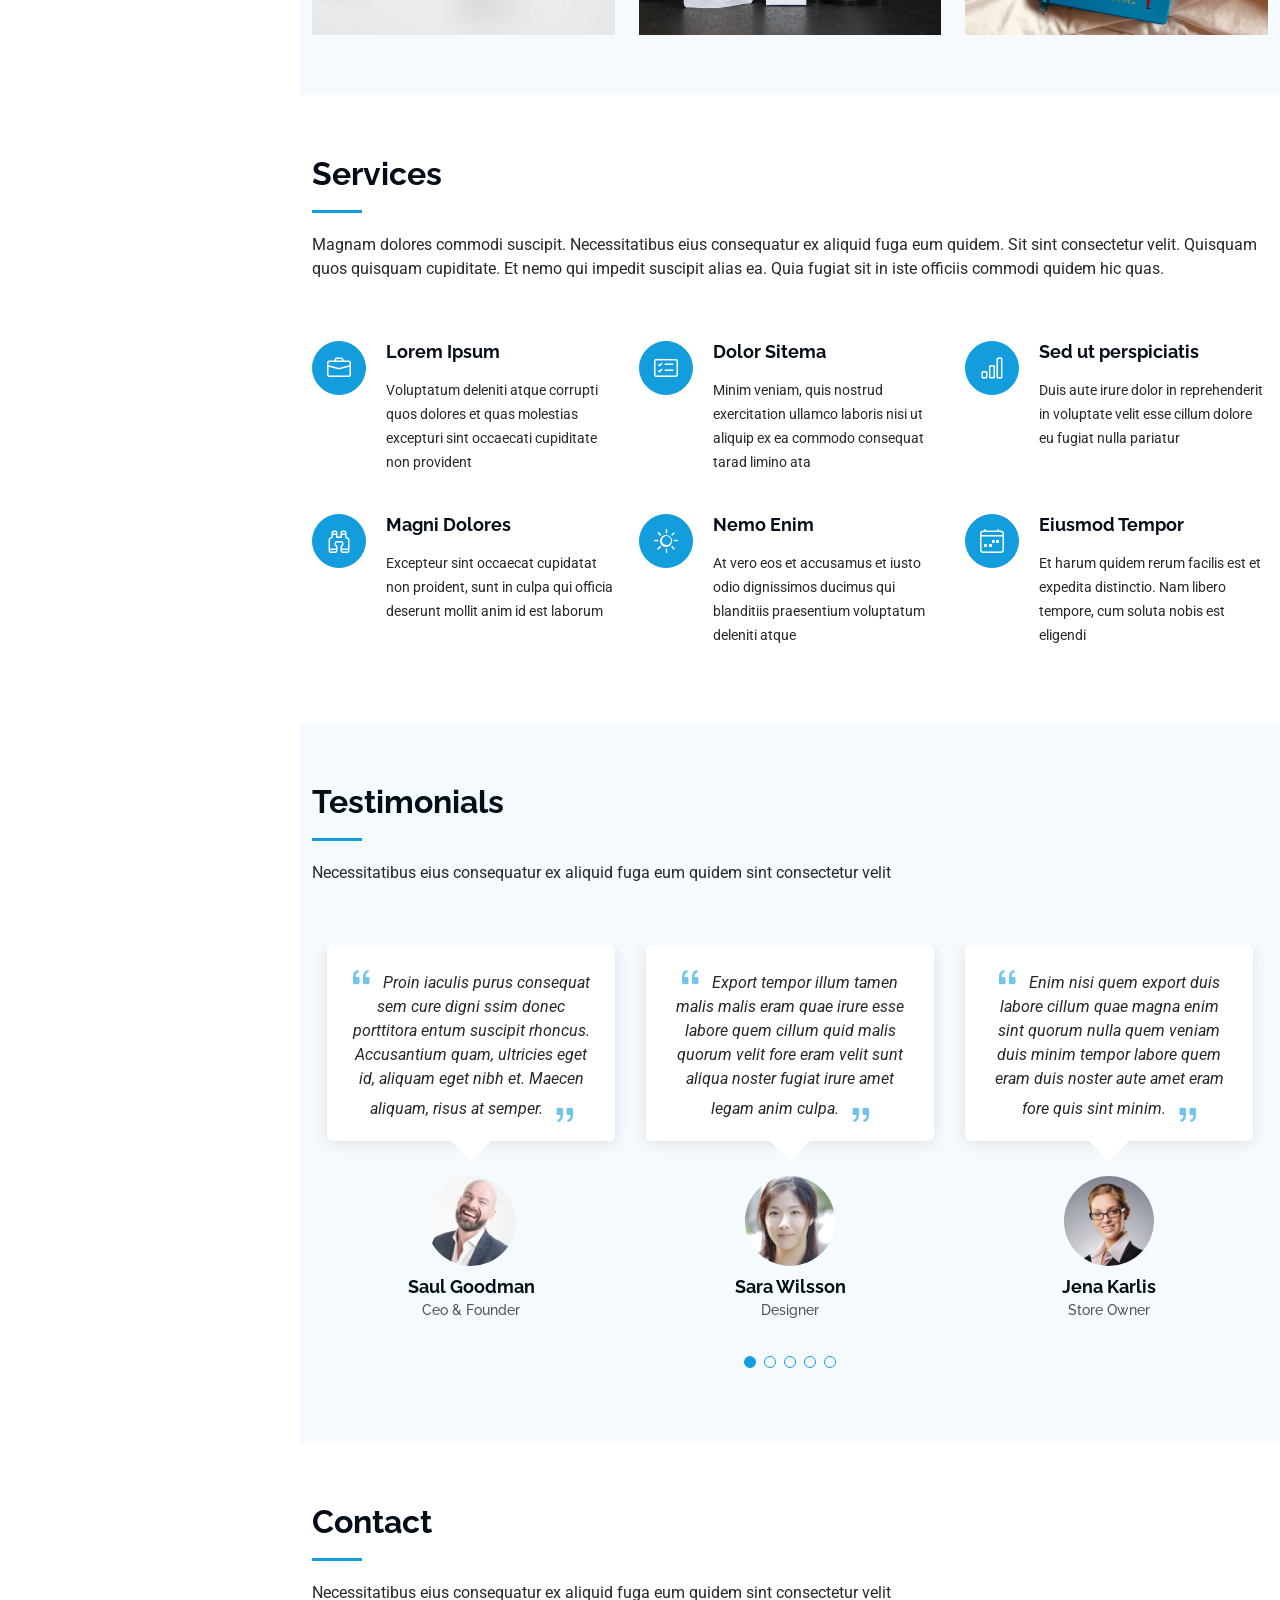
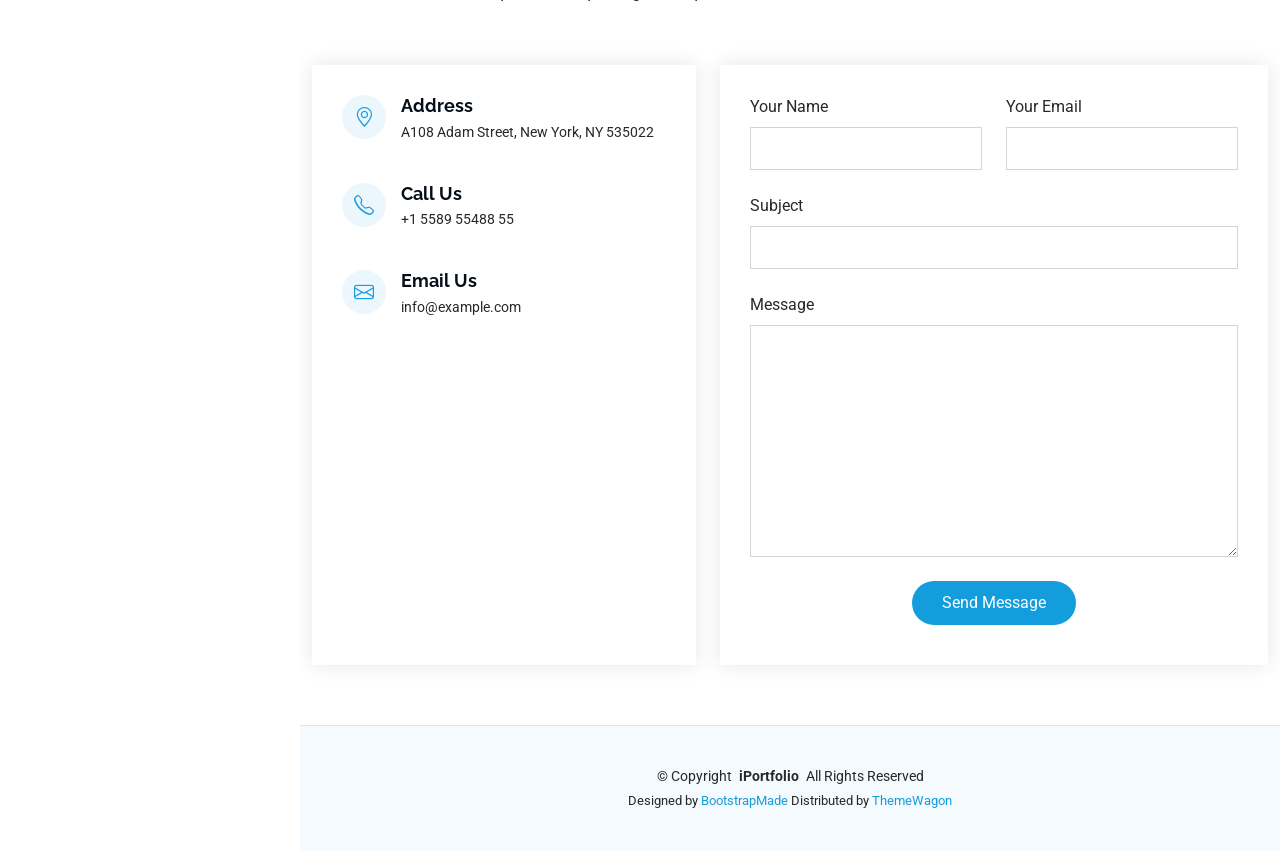
<file: iPortfolio-1.0.0/index.html>
<!DOCTYPE html>
<html lang="en">

<head>
  <meta charset="utf-8">
  <meta content="width=device-width, initial-scale=1.0" name="viewport">
  <title>Index - iPortfolio Bootstrap Template</title>
  <meta content="" name="description">
  <meta content="" name="keywords">

  <!-- Favicons -->
  <link href="assets/img/favicon.png" rel="icon">
  <link href="assets/img/apple-touch-icon.png" rel="apple-touch-icon">

  <!-- Fonts -->
  <link href="https://fonts.googleapis.com" rel="preconnect">
  <link href="https://fonts.gstatic.com" rel="preconnect" crossorigin>
  <link href="https://fonts.googleapis.com/css2?family=Roboto:ital,wght@0,100;0,300;0,400;0,500;0,700;0,900;1,100;1,300;1,400;1,500;1,700;1,900&family=Poppins:ital,wght@0,100;0,200;0,300;0,400;0,500;0,600;0,700;0,800;0,900;1,100;1,200;1,300;1,400;1,500;1,600;1,700;1,800;1,900&family=Raleway:ital,wght@0,100;0,200;0,300;0,400;0,500;0,600;0,700;0,800;0,900;1,100;1,200;1,300;1,400;1,500;1,600;1,700;1,800;1,900&display=swap" rel="stylesheet">

  <!-- Vendor CSS Files -->
  <link href="assets/vendor/bootstrap/css/bootstrap.min.css" rel="stylesheet">
  <link href="assets/vendor/bootstrap-icons/bootstrap-icons.css" rel="stylesheet">
  <link href="assets/vendor/aos/aos.css" rel="stylesheet">
  <link href="assets/vendor/glightbox/css/glightbox.min.css" rel="stylesheet">
  <link href="assets/vendor/swiper/swiper-bundle.min.css" rel="stylesheet">

  <!-- Main CSS File -->
  <link href="assets/css/main.css" rel="stylesheet">

  <!-- =======================================================
  * Template Name: iPortfolio
  * Template URL: https://bootstrapmade.com/iportfolio-bootstrap-portfolio-websites-template/
  * Updated: Jun 29 2024 with Bootstrap v5.3.3
  * Author: BootstrapMade.com
  * License: https://bootstrapmade.com/license/
  ======================================================== -->
</head>

<body class="index-page">

  <header id="header" class="header dark-background d-flex flex-column">
    <i class="header-toggle d-xl-none bi bi-list"></i>

    <div class="profile-img">
      <img src="assets/img/my-profile-img.jpg" alt="" class="img-fluid rounded-circle">
    </div>

    <a href="index.html" class="logo d-flex align-items-center justify-content-center">
      <!-- Uncomment the line below if you also wish to use an image logo -->
      <!-- <img src="assets/img/logo.png" alt=""> -->
      <h1 class="sitename">Alex Smith</h1>
    </a>

    <div class="social-links text-center">
      <a href="#" class="twitter"><i class="bi bi-twitter-x"></i></a>
      <a href="#" class="facebook"><i class="bi bi-facebook"></i></a>
      <a href="#" class="instagram"><i class="bi bi-instagram"></i></a>
      <a href="#" class="google-plus"><i class="bi bi-skype"></i></a>
      <a href="#" class="linkedin"><i class="bi bi-linkedin"></i></a>
    </div>

    <nav id="navmenu" class="navmenu">
      <ul>
        <li><a href="#hero" class="active"><i class="bi bi-house navicon"></i>Home</a></li>
        <li><a href="#about"><i class="bi bi-person navicon"></i> About</a></li>
        <li><a href="#resume"><i class="bi bi-file-earmark-text navicon"></i> Resume</a></li>
        <li><a href="#portfolio"><i class="bi bi-images navicon"></i> Portfolio</a></li>
        <li><a href="#services"><i class="bi bi-hdd-stack navicon"></i> Services</a></li>
        <li class="dropdown"><a href="#"><i class="bi bi-menu-button navicon"></i> <span>Dropdown</span> <i class="bi bi-chevron-down toggle-dropdown"></i></a>
          <ul>
            <li><a href="#">Dropdown 1</a></li>
            <li class="dropdown"><a href="#"><span>Deep Dropdown</span> <i class="bi bi-chevron-down toggle-dropdown"></i></a>
              <ul>
                <li><a href="#">Deep Dropdown 1</a></li>
                <li><a href="#">Deep Dropdown 2</a></li>
                <li><a href="#">Deep Dropdown 3</a></li>
                <li><a href="#">Deep Dropdown 4</a></li>
                <li><a href="#">Deep Dropdown 5</a></li>
              </ul>
            </li>
            <li><a href="#">Dropdown 2</a></li>
            <li><a href="#">Dropdown 3</a></li>
            <li><a href="#">Dropdown 4</a></li>
          </ul>
        </li>
        <li><a href="#contact"><i class="bi bi-envelope navicon"></i> Contact</a></li>
      </ul>
    </nav>

  </header>

  <main class="main">

    <!-- Hero Section -->
    <section id="hero" class="hero section dark-background">

      <img src="assets/img/hero-bg.jpg" alt="" data-aos="fade-in" class="">

      <div class="container" data-aos="fade-up" data-aos-delay="100">
        <h2>Alex Smith</h2>
        <p>I'm <span class="typed" data-typed-items="Designer, Developer, Freelancer, Photographer">Designer</span><span class="typed-cursor typed-cursor--blink" aria-hidden="true"></span><span class="typed-cursor typed-cursor--blink" aria-hidden="true"></span></p>
      </div>

    </section><!-- /Hero Section -->

    <!-- About Section -->
    <section id="about" class="about section">

      <!-- Section Title -->
      <div class="container section-title" data-aos="fade-up">
        <h2>About</h2>
        <p>Magnam dolores commodi suscipit. Necessitatibus eius consequatur ex aliquid fuga eum quidem. Sit sint consectetur velit. Quisquam quos quisquam cupiditate. Et nemo qui impedit suscipit alias ea. Quia fugiat sit in iste officiis commodi quidem hic quas.</p>
      </div><!-- End Section Title -->

      <div class="container" data-aos="fade-up" data-aos-delay="100">

        <div class="row gy-4 justify-content-center">
          <div class="col-lg-4">
            <img src="assets/img/my-profile-img.jpg" class="img-fluid" alt="">
          </div>
          <div class="col-lg-8 content">
            <h2>UI/UX Designer &amp; Web Developer.</h2>
            <p class="fst-italic py-3">
              Lorem ipsum dolor sit amet, consectetur adipiscing elit, sed do eiusmod tempor incididunt ut labore et dolore
              magna aliqua.
            </p>
            <div class="row">
              <div class="col-lg-6">
                <ul>
                  <li><i class="bi bi-chevron-right"></i> <strong>Birthday:</strong> <span>1 May 1995</span></li>
                  <li><i class="bi bi-chevron-right"></i> <strong>Website:</strong> <span>www.example.com</span></li>
                  <li><i class="bi bi-chevron-right"></i> <strong>Phone:</strong> <span>+123 456 7890</span></li>
                  <li><i class="bi bi-chevron-right"></i> <strong>City:</strong> <span>New York, USA</span></li>
                </ul>
              </div>
              <div class="col-lg-6">
                <ul>
                  <li><i class="bi bi-chevron-right"></i> <strong>Age:</strong> <span>30</span></li>
                  <li><i class="bi bi-chevron-right"></i> <strong>Degree:</strong> <span>Master</span></li>
                  <li><i class="bi bi-chevron-right"></i> <strong>Email:</strong> <span>email@example.com</span></li>
                  <li><i class="bi bi-chevron-right"></i> <strong>Freelance:</strong> <span>Available</span></li>
                </ul>
              </div>
            </div>
            <p class="py-3">
              Officiis eligendi itaque labore et dolorum mollitia officiis optio vero. Quisquam sunt adipisci omnis et ut. Nulla accusantium dolor incidunt officia tempore. Et eius omnis.
              Cupiditate ut dicta maxime officiis quidem quia. Sed et consectetur qui quia repellendus itaque neque.
            </p>
          </div>
        </div>

      </div>

    </section><!-- /About Section -->

    <!-- Stats Section -->
    <section id="stats" class="stats section">

      <div class="container" data-aos="fade-up" data-aos-delay="100">

        <div class="row gy-4">

          <div class="col-lg-3 col-md-6">
            <div class="stats-item">
              <i class="bi bi-emoji-smile"></i>
              <span data-purecounter-start="0" data-purecounter-end="232" data-purecounter-duration="1" class="purecounter"></span>
              <p><strong>Happy Clients</strong> <span>consequuntur quae</span></p>
            </div>
          </div><!-- End Stats Item -->

          <div class="col-lg-3 col-md-6">
            <div class="stats-item">
              <i class="bi bi-journal-richtext"></i>
              <span data-purecounter-start="0" data-purecounter-end="521" data-purecounter-duration="1" class="purecounter"></span>
              <p><strong>Projects</strong> <span>adipisci atque cum quia aut</span></p>
            </div>
          </div><!-- End Stats Item -->

          <div class="col-lg-3 col-md-6">
            <div class="stats-item">
              <i class="bi bi-headset"></i>
              <span data-purecounter-start="0" data-purecounter-end="1453" data-purecounter-duration="1" class="purecounter"></span>
              <p><strong>Hours Of Support</strong> <span>aut commodi quaerat</span></p>
            </div>
          </div><!-- End Stats Item -->

          <div class="col-lg-3 col-md-6">
            <div class="stats-item">
              <i class="bi bi-people"></i>
              <span data-purecounter-start="0" data-purecounter-end="32" data-purecounter-duration="1" class="purecounter"></span>
              <p><strong>Hard Workers</strong> <span>rerum asperiores dolor</span></p>
            </div>
          </div><!-- End Stats Item -->

        </div>

      </div>

    </section><!-- /Stats Section -->

    <!-- Skills Section -->
    <section id="skills" class="skills section light-background">

      <!-- Section Title -->
      <div class="container section-title" data-aos="fade-up">
        <h2>Skills</h2>
        <p>Necessitatibus eius consequatur ex aliquid fuga eum quidem sint consectetur velit</p>
      </div><!-- End Section Title -->

      <div class="container" data-aos="fade-up" data-aos-delay="100">

        <div class="row skills-content skills-animation">

          <div class="col-lg-6">

            <div class="progress">
              <span class="skill"><span>HTML</span> <i class="val">100%</i></span>
              <div class="progress-bar-wrap">
                <div class="progress-bar" role="progressbar" aria-valuenow="100" aria-valuemin="0" aria-valuemax="100"></div>
              </div>
            </div><!-- End Skills Item -->

            <div class="progress">
              <span class="skill"><span>CSS</span> <i class="val">90%</i></span>
              <div class="progress-bar-wrap">
                <div class="progress-bar" role="progressbar" aria-valuenow="90" aria-valuemin="0" aria-valuemax="100"></div>
              </div>
            </div><!-- End Skills Item -->

            <div class="progress">
              <span class="skill"><span>JavaScript</span> <i class="val">75%</i></span>
              <div class="progress-bar-wrap">
                <div class="progress-bar" role="progressbar" aria-valuenow="75" aria-valuemin="0" aria-valuemax="100"></div>
              </div>
            </div><!-- End Skills Item -->

          </div>

          <div class="col-lg-6">

            <div class="progress">
              <span class="skill"><span>PHP</span> <i class="val">80%</i></span>
              <div class="progress-bar-wrap">
                <div class="progress-bar" role="progressbar" aria-valuenow="80" aria-valuemin="0" aria-valuemax="100"></div>
              </div>
            </div><!-- End Skills Item -->

            <div class="progress">
              <span class="skill"><span>WordPress/CMS</span> <i class="val">90%</i></span>
              <div class="progress-bar-wrap">
                <div class="progress-bar" role="progressbar" aria-valuenow="90" aria-valuemin="0" aria-valuemax="100"></div>
              </div>
            </div><!-- End Skills Item -->

            <div class="progress">
              <span class="skill"><span>Photoshop</span> <i class="val">55%</i></span>
              <div class="progress-bar-wrap">
                <div class="progress-bar" role="progressbar" aria-valuenow="55" aria-valuemin="0" aria-valuemax="100"></div>
              </div>
            </div><!-- End Skills Item -->

          </div>

        </div>

      </div>

    </section><!-- /Skills Section -->

    <!-- Resume Section -->
    <section id="resume" class="resume section">

      <!-- Section Title -->
      <div class="container section-title" data-aos="fade-up">
        <h2>Resume</h2>
        <p>Magnam dolores commodi suscipit. Necessitatibus eius consequatur ex aliquid fuga eum quidem. Sit sint consectetur velit. Quisquam quos quisquam cupiditate. Et nemo qui impedit suscipit alias ea. Quia fugiat sit in iste officiis commodi quidem hic quas.</p>
      </div><!-- End Section Title -->

      <div class="container">

        <div class="row">

          <div class="col-lg-6" data-aos="fade-up" data-aos-delay="100">
            <h3 class="resume-title">Sumary</h3>

            <div class="resume-item pb-0">
              <h4>Brandon Johnson</h4>
              <p><em>Innovative and deadline-driven Graphic Designer with 3+ years of experience designing and developing user-centered digital/print marketing material from initial concept to final, polished deliverable.</em></p>
              <ul>
                <li>Portland par 127,Orlando, FL</li>
                <li>(123) 456-7891</li>
                <li>alice.barkley@example.com</li>
              </ul>
            </div><!-- Edn Resume Item -->

            <h3 class="resume-title">Education</h3>
            <div class="resume-item">
              <h4>Master of Fine Arts &amp; Graphic Design</h4>
              <h5>2015 - 2016</h5>
              <p><em>Rochester Institute of Technology, Rochester, NY</em></p>
              <p>Qui deserunt veniam. Et sed aliquam labore tempore sed quisquam iusto autem sit. Ea vero voluptatum qui ut dignissimos deleniti nerada porti sand markend</p>
            </div><!-- Edn Resume Item -->

            <div class="resume-item">
              <h4>Bachelor of Fine Arts &amp; Graphic Design</h4>
              <h5>2010 - 2014</h5>
              <p><em>Rochester Institute of Technology, Rochester, NY</em></p>
              <p>Quia nobis sequi est occaecati aut. Repudiandae et iusto quae reiciendis et quis Eius vel ratione eius unde vitae rerum voluptates asperiores voluptatem Earum molestiae consequatur neque etlon sader mart dila</p>
            </div><!-- Edn Resume Item -->

          </div>

          <div class="col-lg-6" data-aos="fade-up" data-aos-delay="200">
            <h3 class="resume-title">Professional Experience</h3>
            <div class="resume-item">
              <h4>Senior graphic design specialist</h4>
              <h5>2019 - Present</h5>
              <p><em>Experion, New York, NY </em></p>
              <ul>
                <li>Lead in the design, development, and implementation of the graphic, layout, and production communication materials</li>
                <li>Delegate tasks to the 7 members of the design team and provide counsel on all aspects of the project. </li>
                <li>Supervise the assessment of all graphic materials in order to ensure quality and accuracy of the design</li>
                <li>Oversee the efficient use of production project budgets ranging from $2,000 - $25,000</li>
              </ul>
            </div><!-- Edn Resume Item -->

            <div class="resume-item">
              <h4>Graphic design specialist</h4>
              <h5>2017 - 2018</h5>
              <p><em>Stepping Stone Advertising, New York, NY</em></p>
              <ul>
                <li>Developed numerous marketing programs (logos, brochures,infographics, presentations, and advertisements).</li>
                <li>Managed up to 5 projects or tasks at a given time while under pressure</li>
                <li>Recommended and consulted with clients on the most appropriate graphic design</li>
                <li>Created 4+ design presentations and proposals a month for clients and account managers</li>
              </ul>
            </div><!-- Edn Resume Item -->

          </div>

        </div>

      </div>

    </section><!-- /Resume Section -->

    <!-- Portfolio Section -->
    <section id="portfolio" class="portfolio section light-background">

      <!-- Section Title -->
      <div class="container section-title" data-aos="fade-up">
        <h2>Portfolio</h2>
        <p>Magnam dolores commodi suscipit. Necessitatibus eius consequatur ex aliquid fuga eum quidem. Sit sint consectetur velit. Quisquam quos quisquam cupiditate. Et nemo qui impedit suscipit alias ea. Quia fugiat sit in iste officiis commodi quidem hic quas.</p>
      </div><!-- End Section Title -->

      <div class="container">

        <div class="isotope-layout" data-default-filter="*" data-layout="masonry" data-sort="original-order">

          <ul class="portfolio-filters isotope-filters" data-aos="fade-up" data-aos-delay="100">
            <li data-filter="*" class="filter-active">All</li>
            <li data-filter=".filter-app">App</li>
            <li data-filter=".filter-product">Product</li>
            <li data-filter=".filter-branding">Branding</li>
            <li data-filter=".filter-books">Books</li>
          </ul><!-- End Portfolio Filters -->

          <div class="row gy-4 isotope-container" data-aos="fade-up" data-aos-delay="200">

            <div class="col-lg-4 col-md-6 portfolio-item isotope-item filter-app">
              <div class="portfolio-content h-100">
                <img src="assets/img/portfolio/app-1.jpg" class="img-fluid" alt="">
                <div class="portfolio-info">
                  <h4>App 1</h4>
                  <p>Lorem ipsum, dolor sit amet consectetur</p>
                  <a href="assets/img/portfolio/app-1.jpg" title="App 1" data-gallery="portfolio-gallery-app" class="glightbox preview-link"><i class="bi bi-zoom-in"></i></a>
                  <a href="portfolio-details.html" title="More Details" class="details-link"><i class="bi bi-link-45deg"></i></a>
                </div>
              </div>
            </div><!-- End Portfolio Item -->

            <div class="col-lg-4 col-md-6 portfolio-item isotope-item filter-product">
              <div class="portfolio-content h-100">
                <img src="assets/img/portfolio/product-1.jpg" class="img-fluid" alt="">
                <div class="portfolio-info">
                  <h4>Product 1</h4>
                  <p>Lorem ipsum, dolor sit amet consectetur</p>
                  <a href="assets/img/portfolio/product-1.jpg" title="Product 1" data-gallery="portfolio-gallery-product" class="glightbox preview-link"><i class="bi bi-zoom-in"></i></a>
                  <a href="portfolio-details.html" title="More Details" class="details-link"><i class="bi bi-link-45deg"></i></a>
                </div>
              </div>
            </div><!-- End Portfolio Item -->

            <div class="col-lg-4 col-md-6 portfolio-item isotope-item filter-branding">
              <div class="portfolio-content h-100">
                <img src="assets/img/portfolio/branding-1.jpg" class="img-fluid" alt="">
                <div class="portfolio-info">
                  <h4>Branding 1</h4>
                  <p>Lorem ipsum, dolor sit amet consectetur</p>
                  <a href="assets/img/portfolio/branding-1.jpg" title="Branding 1" data-gallery="portfolio-gallery-branding" class="glightbox preview-link"><i class="bi bi-zoom-in"></i></a>
                  <a href="portfolio-details.html" title="More Details" class="details-link"><i class="bi bi-link-45deg"></i></a>
                </div>
              </div>
            </div><!-- End Portfolio Item -->

            <div class="col-lg-4 col-md-6 portfolio-item isotope-item filter-books">
              <div class="portfolio-content h-100">
                <img src="assets/img/portfolio/books-1.jpg" class="img-fluid" alt="">
                <div class="portfolio-info">
                  <h4>Books 1</h4>
                  <p>Lorem ipsum, dolor sit amet consectetur</p>
                  <a href="assets/img/portfolio/books-1.jpg" title="Branding 1" data-gallery="portfolio-gallery-book" class="glightbox preview-link"><i class="bi bi-zoom-in"></i></a>
                  <a href="portfolio-details.html" title="More Details" class="details-link"><i class="bi bi-link-45deg"></i></a>
                </div>
              </div>
            </div><!-- End Portfolio Item -->

            <div class="col-lg-4 col-md-6 portfolio-item isotope-item filter-app">
              <div class="portfolio-content h-100">
                <img src="assets/img/portfolio/app-2.jpg" class="img-fluid" alt="">
                <div class="portfolio-info">
                  <h4>App 2</h4>
                  <p>Lorem ipsum, dolor sit amet consectetur</p>
                  <a href="assets/img/portfolio/app-2.jpg" title="App 2" data-gallery="portfolio-gallery-app" class="glightbox preview-link"><i class="bi bi-zoom-in"></i></a>
                  <a href="portfolio-details.html" title="More Details" class="details-link"><i class="bi bi-link-45deg"></i></a>
                </div>
              </div>
            </div><!-- End Portfolio Item -->

            <div class="col-lg-4 col-md-6 portfolio-item isotope-item filter-product">
              <div class="portfolio-content h-100">
                <img src="assets/img/portfolio/product-2.jpg" class="img-fluid" alt="">
                <div class="portfolio-info">
                  <h4>Product 2</h4>
                  <p>Lorem ipsum, dolor sit amet consectetur</p>
                  <a href="assets/img/portfolio/product-2.jpg" title="Product 2" data-gallery="portfolio-gallery-product" class="glightbox preview-link"><i class="bi bi-zoom-in"></i></a>
                  <a href="portfolio-details.html" title="More Details" class="details-link"><i class="bi bi-link-45deg"></i></a>
                </div>
              </div>
            </div><!-- End Portfolio Item -->

            <div class="col-lg-4 col-md-6 portfolio-item isotope-item filter-branding">
              <div class="portfolio-content h-100">
                <img src="assets/img/portfolio/branding-2.jpg" class="img-fluid" alt="">
                <div class="portfolio-info">
                  <h4>Branding 2</h4>
                  <p>Lorem ipsum, dolor sit amet consectetur</p>
                  <a href="assets/img/portfolio/branding-2.jpg" title="Branding 2" data-gallery="portfolio-gallery-branding" class="glightbox preview-link"><i class="bi bi-zoom-in"></i></a>
                  <a href="portfolio-details.html" title="More Details" class="details-link"><i class="bi bi-link-45deg"></i></a>
                </div>
              </div>
            </div><!-- End Portfolio Item -->

            <div class="col-lg-4 col-md-6 portfolio-item isotope-item filter-books">
              <div class="portfolio-content h-100">
                <img src="assets/img/portfolio/books-2.jpg" class="img-fluid" alt="">
                <div class="portfolio-info">
                  <h4>Books 2</h4>
                  <p>Lorem ipsum, dolor sit amet consectetur</p>
                  <a href="assets/img/portfolio/books-2.jpg" title="Branding 2" data-gallery="portfolio-gallery-book" class="glightbox preview-link"><i class="bi bi-zoom-in"></i></a>
                  <a href="portfolio-details.html" title="More Details" class="details-link"><i class="bi bi-link-45deg"></i></a>
                </div>
              </div>
            </div><!-- End Portfolio Item -->

            <div class="col-lg-4 col-md-6 portfolio-item isotope-item filter-app">
              <div class="portfolio-content h-100">
                <img src="assets/img/portfolio/app-3.jpg" class="img-fluid" alt="">
                <div class="portfolio-info">
                  <h4>App 3</h4>
                  <p>Lorem ipsum, dolor sit amet consectetur</p>
                  <a href="assets/img/portfolio/app-3.jpg" title="App 3" data-gallery="portfolio-gallery-app" class="glightbox preview-link"><i class="bi bi-zoom-in"></i></a>
                  <a href="portfolio-details.html" title="More Details" class="details-link"><i class="bi bi-link-45deg"></i></a>
                </div>
              </div>
            </div><!-- End Portfolio Item -->

            <div class="col-lg-4 col-md-6 portfolio-item isotope-item filter-product">
              <div class="portfolio-content h-100">
                <img src="assets/img/portfolio/product-3.jpg" class="img-fluid" alt="">
                <div class="portfolio-info">
                  <h4>Product 3</h4>
                  <p>Lorem ipsum, dolor sit amet consectetur</p>
                  <a href="assets/img/portfolio/product-3.jpg" title="Product 3" data-gallery="portfolio-gallery-product" class="glightbox preview-link"><i class="bi bi-zoom-in"></i></a>
                  <a href="portfolio-details.html" title="More Details" class="details-link"><i class="bi bi-link-45deg"></i></a>
                </div>
              </div>
            </div><!-- End Portfolio Item -->

            <div class="col-lg-4 col-md-6 portfolio-item isotope-item filter-branding">
              <div class="portfolio-content h-100">
                <img src="assets/img/portfolio/branding-3.jpg" class="img-fluid" alt="">
                <div class="portfolio-info">
                  <h4>Branding 3</h4>
                  <p>Lorem ipsum, dolor sit amet consectetur</p>
                  <a href="assets/img/portfolio/branding-3.jpg" title="Branding 2" data-gallery="portfolio-gallery-branding" class="glightbox preview-link"><i class="bi bi-zoom-in"></i></a>
                  <a href="portfolio-details.html" title="More Details" class="details-link"><i class="bi bi-link-45deg"></i></a>
                </div>
              </div>
            </div><!-- End Portfolio Item -->

            <div class="col-lg-4 col-md-6 portfolio-item isotope-item filter-books">
              <div class="portfolio-content h-100">
                <img src="assets/img/portfolio/books-3.jpg" class="img-fluid" alt="">
                <div class="portfolio-info">
                  <h4>Books 3</h4>
                  <p>Lorem ipsum, dolor sit amet consectetur</p>
                  <a href="assets/img/portfolio/books-3.jpg" title="Branding 3" data-gallery="portfolio-gallery-book" class="glightbox preview-link"><i class="bi bi-zoom-in"></i></a>
                  <a href="portfolio-details.html" title="More Details" class="details-link"><i class="bi bi-link-45deg"></i></a>
                </div>
              </div>
            </div><!-- End Portfolio Item -->

          </div><!-- End Portfolio Container -->

        </div>

      </div>

    </section><!-- /Portfolio Section -->

    <!-- Services Section -->
    <section id="services" class="services section">

      <!-- Section Title -->
      <div class="container section-title" data-aos="fade-up">
        <h2>Services</h2>
        <p>Magnam dolores commodi suscipit. Necessitatibus eius consequatur ex aliquid fuga eum quidem. Sit sint consectetur velit. Quisquam quos quisquam cupiditate. Et nemo qui impedit suscipit alias ea. Quia fugiat sit in iste officiis commodi quidem hic quas.</p>
      </div><!-- End Section Title -->

      <div class="container">

        <div class="row gy-4">

          <div class="col-lg-4 col-md-6 service-item d-flex" data-aos="fade-up" data-aos-delay="100">
            <div class="icon flex-shrink-0"><i class="bi bi-briefcase"></i></div>
            <div>
              <h4 class="title"><a href="service-details.html" class="stretched-link">Lorem Ipsum</a></h4>
              <p class="description">Voluptatum deleniti atque corrupti quos dolores et quas molestias excepturi sint occaecati cupiditate non provident</p>
            </div>
          </div>
          <!-- End Service Item -->

          <div class="col-lg-4 col-md-6 service-item d-flex" data-aos="fade-up" data-aos-delay="200">
            <div class="icon flex-shrink-0"><i class="bi bi-card-checklist"></i></div>
            <div>
              <h4 class="title"><a href="service-details.html" class="stretched-link">Dolor Sitema</a></h4>
              <p class="description">Minim veniam, quis nostrud exercitation ullamco laboris nisi ut aliquip ex ea commodo consequat tarad limino ata</p>
            </div>
          </div><!-- End Service Item -->

          <div class="col-lg-4 col-md-6 service-item d-flex" data-aos="fade-up" data-aos-delay="300">
            <div class="icon flex-shrink-0"><i class="bi bi-bar-chart"></i></div>
            <div>
              <h4 class="title"><a href="service-details.html" class="stretched-link">Sed ut perspiciatis</a></h4>
              <p class="description">Duis aute irure dolor in reprehenderit in voluptate velit esse cillum dolore eu fugiat nulla pariatur</p>
            </div>
          </div><!-- End Service Item -->

          <div class="col-lg-4 col-md-6 service-item d-flex" data-aos="fade-up" data-aos-delay="400">
            <div class="icon flex-shrink-0"><i class="bi bi-binoculars"></i></div>
            <div>
              <h4 class="title"><a href="service-details.html" class="stretched-link">Magni Dolores</a></h4>
              <p class="description">Excepteur sint occaecat cupidatat non proident, sunt in culpa qui officia deserunt mollit anim id est laborum</p>
            </div>
          </div><!-- End Service Item -->

          <div class="col-lg-4 col-md-6 service-item d-flex" data-aos="fade-up" data-aos-delay="500">
            <div class="icon flex-shrink-0"><i class="bi bi-brightness-high"></i></div>
            <div>
              <h4 class="title"><a href="service-details.html" class="stretched-link">Nemo Enim</a></h4>
              <p class="description">At vero eos et accusamus et iusto odio dignissimos ducimus qui blanditiis praesentium voluptatum deleniti atque</p>
            </div>
          </div><!-- End Service Item -->

          <div class="col-lg-4 col-md-6 service-item d-flex" data-aos="fade-up" data-aos-delay="600">
            <div class="icon flex-shrink-0"><i class="bi bi-calendar4-week"></i></div>
            <div>
              <h4 class="title"><a href="service-details.html" class="stretched-link">Eiusmod Tempor</a></h4>
              <p class="description">Et harum quidem rerum facilis est et expedita distinctio. Nam libero tempore, cum soluta nobis est eligendi</p>
            </div>
          </div><!-- End Service Item -->

        </div>

      </div>

    </section><!-- /Services Section -->

    <!-- Testimonials Section -->
    <section id="testimonials" class="testimonials section light-background">

      <!-- Section Title -->
      <div class="container section-title" data-aos="fade-up">
        <h2>Testimonials</h2>
        <p>Necessitatibus eius consequatur ex aliquid fuga eum quidem sint consectetur velit</p>
      </div><!-- End Section Title -->

      <div class="container" data-aos="fade-up" data-aos-delay="100">

        <div class="swiper init-swiper">
          <script type="application/json" class="swiper-config">
            {
              "loop": true,
              "speed": 600,
              "autoplay": {
                "delay": 5000
              },
              "slidesPerView": "auto",
              "pagination": {
                "el": ".swiper-pagination",
                "type": "bullets",
                "clickable": true
              },
              "breakpoints": {
                "320": {
                  "slidesPerView": 1,
                  "spaceBetween": 40
                },
                "1200": {
                  "slidesPerView": 3,
                  "spaceBetween": 1
                }
              }
            }
          </script>
          <div class="swiper-wrapper">

            <div class="swiper-slide">
              <div class="testimonial-item">
                <p>
                  <i class="bi bi-quote quote-icon-left"></i>
                  <span>Proin iaculis purus consequat sem cure digni ssim donec porttitora entum suscipit rhoncus. Accusantium quam, ultricies eget id, aliquam eget nibh et. Maecen aliquam, risus at semper.</span>
                  <i class="bi bi-quote quote-icon-right"></i>
                </p>
                <img src="assets/img/testimonials/testimonials-1.jpg" class="testimonial-img" alt="">
                <h3>Saul Goodman</h3>
                <h4>Ceo &amp; Founder</h4>
              </div>
            </div><!-- End testimonial item -->

            <div class="swiper-slide">
              <div class="testimonial-item">
                <p>
                  <i class="bi bi-quote quote-icon-left"></i>
                  <span>Export tempor illum tamen malis malis eram quae irure esse labore quem cillum quid malis quorum velit fore eram velit sunt aliqua noster fugiat irure amet legam anim culpa.</span>
                  <i class="bi bi-quote quote-icon-right"></i>
                </p>
                <img src="assets/img/testimonials/testimonials-2.jpg" class="testimonial-img" alt="">
                <h3>Sara Wilsson</h3>
                <h4>Designer</h4>
              </div>
            </div><!-- End testimonial item -->

            <div class="swiper-slide">
              <div class="testimonial-item">
                <p>
                  <i class="bi bi-quote quote-icon-left"></i>
                  <span>Enim nisi quem export duis labore cillum quae magna enim sint quorum nulla quem veniam duis minim tempor labore quem eram duis noster aute amet eram fore quis sint minim.</span>
                  <i class="bi bi-quote quote-icon-right"></i>
                </p>
                <img src="assets/img/testimonials/testimonials-3.jpg" class="testimonial-img" alt="">
                <h3>Jena Karlis</h3>
                <h4>Store Owner</h4>
              </div>
            </div><!-- End testimonial item -->

            <div class="swiper-slide">
              <div class="testimonial-item">
                <p>
                  <i class="bi bi-quote quote-icon-left"></i>
                  <span>Fugiat enim eram quae cillum dolore dolor amet nulla culpa multos export minim fugiat dolor enim duis veniam ipsum anim magna sunt elit fore quem dolore labore illum veniam.</span>
                  <i class="bi bi-quote quote-icon-right"></i>
                </p>
                <img src="assets/img/testimonials/testimonials-4.jpg" class="testimonial-img" alt="">
                <h3>Matt Brandon</h3>
                <h4>Freelancer</h4>
              </div>
            </div><!-- End testimonial item -->

            <div class="swiper-slide">
              <div class="testimonial-item">
                <p>
                  <i class="bi bi-quote quote-icon-left"></i>
                  <span>Quis quorum aliqua sint quem legam fore sunt eram irure aliqua veniam tempor noster veniam sunt culpa nulla illum cillum fugiat legam esse veniam culpa fore nisi cillum quid.</span>
                  <i class="bi bi-quote quote-icon-right"></i>
                </p>
                <img src="assets/img/testimonials/testimonials-5.jpg" class="testimonial-img" alt="">
                <h3>John Larson</h3>
                <h4>Entrepreneur</h4>
              </div>
            </div><!-- End testimonial item -->

          </div>
          <div class="swiper-pagination"></div>
        </div>

      </div>

    </section><!-- /Testimonials Section -->

    <!-- Contact Section -->
    <section id="contact" class="contact section">

      <!-- Section Title -->
      <div class="container section-title" data-aos="fade-up">
        <h2>Contact</h2>
        <p>Necessitatibus eius consequatur ex aliquid fuga eum quidem sint consectetur velit</p>
      </div><!-- End Section Title -->

      <div class="container" data-aos="fade-up" data-aos-delay="100">

        <div class="row gy-4">

          <div class="col-lg-5">

            <div class="info-wrap">
              <div class="info-item d-flex" data-aos="fade-up" data-aos-delay="200">
                <i class="bi bi-geo-alt flex-shrink-0"></i>
                <div>
                  <h3>Address</h3>
                  <p>A108 Adam Street, New York, NY 535022</p>
                </div>
              </div><!-- End Info Item -->

              <div class="info-item d-flex" data-aos="fade-up" data-aos-delay="300">
                <i class="bi bi-telephone flex-shrink-0"></i>
                <div>
                  <h3>Call Us</h3>
                  <p>+1 5589 55488 55</p>
                </div>
              </div><!-- End Info Item -->

              <div class="info-item d-flex" data-aos="fade-up" data-aos-delay="400">
                <i class="bi bi-envelope flex-shrink-0"></i>
                <div>
                  <h3>Email Us</h3>
                  <p>info@example.com</p>
                </div>
              </div><!-- End Info Item -->

              <iframe src="https://www.google.com/maps/embed?pb=!1m14!1m8!1m3!1d48389.78314118045!2d-74.006138!3d40.710059!3m2!1i1024!2i768!4f13.1!3m3!1m2!1s0x89c25a22a3bda30d%3A0xb89d1fe6bc499443!2sDowntown%20Conference%20Center!5e0!3m2!1sen!2sus!4v1676961268712!5m2!1sen!2sus" frameborder="0" style="border:0; width: 100%; height: 270px;" allowfullscreen="" loading="lazy" referrerpolicy="no-referrer-when-downgrade"></iframe>
            </div>
          </div>

          <div class="col-lg-7">
            <form action="forms/contact.php" method="post" class="php-email-form" data-aos="fade-up" data-aos-delay="200">
              <div class="row gy-4">

                <div class="col-md-6">
                  <label for="name-field" class="pb-2">Your Name</label>
                  <input type="text" name="name" id="name-field" class="form-control" required="">
                </div>

                <div class="col-md-6">
                  <label for="email-field" class="pb-2">Your Email</label>
                  <input type="email" class="form-control" name="email" id="email-field" required="">
                </div>

                <div class="col-md-12">
                  <label for="subject-field" class="pb-2">Subject</label>
                  <input type="text" class="form-control" name="subject" id="subject-field" required="">
                </div>

                <div class="col-md-12">
                  <label for="message-field" class="pb-2">Message</label>
                  <textarea class="form-control" name="message" rows="10" id="message-field" required=""></textarea>
                </div>

                <div class="col-md-12 text-center">
                  <div class="loading">Loading</div>
                  <div class="error-message"></div>
                  <div class="sent-message">Your message has been sent. Thank you!</div>

                  <button type="submit">Send Message</button>
                </div>

              </div>
            </form>
          </div><!-- End Contact Form -->

        </div>

      </div>

    </section><!-- /Contact Section -->

  </main>

  <footer id="footer" class="footer position-relative light-background">

    <div class="container">
      <div class="copyright text-center ">
        <p>© <span>Copyright</span> <strong class="px-1 sitename">iPortfolio</strong> <span>All Rights Reserved</span></p>
      </div>
      <div class="credits">
        <!-- All the links in the footer should remain intact. -->
        <!-- You can delete the links only if you've purchased the pro version. -->
        <!-- Licensing information: https://bootstrapmade.com/license/ -->
        <!-- Purchase the pro version with working PHP/AJAX contact form: [buy-url] -->
        Designed by <a href="https://bootstrapmade.com/">BootstrapMade</a> Distributed by <a href="https://themewagon.com">ThemeWagon</a>
      </div>
    </div>

  </footer>

  <!-- Scroll Top -->
  <a href="#" id="scroll-top" class="scroll-top d-flex align-items-center justify-content-center"><i class="bi bi-arrow-up-short"></i></a>

  <!-- Preloader -->
  <div id="preloader"></div>

  <!-- Vendor JS Files -->
  <script src="assets/vendor/bootstrap/js/bootstrap.bundle.min.js"></script>
  <script src="assets/vendor/php-email-form/validate.js"></script>
  <script src="assets/vendor/aos/aos.js"></script>
  <script src="assets/vendor/typed.js/typed.umd.js"></script>
  <script src="assets/vendor/purecounter/purecounter_vanilla.js"></script>
  <script src="assets/vendor/waypoints/noframework.waypoints.js"></script>
  <script src="assets/vendor/glightbox/js/glightbox.min.js"></script>
  <script src="assets/vendor/imagesloaded/imagesloaded.pkgd.min.js"></script>
  <script src="assets/vendor/isotope-layout/isotope.pkgd.min.js"></script>
  <script src="assets/vendor/swiper/swiper-bundle.min.js"></script>

  <!-- Main JS File -->
  <script src="assets/js/main.js"></script>

</body>

</html>
</file>
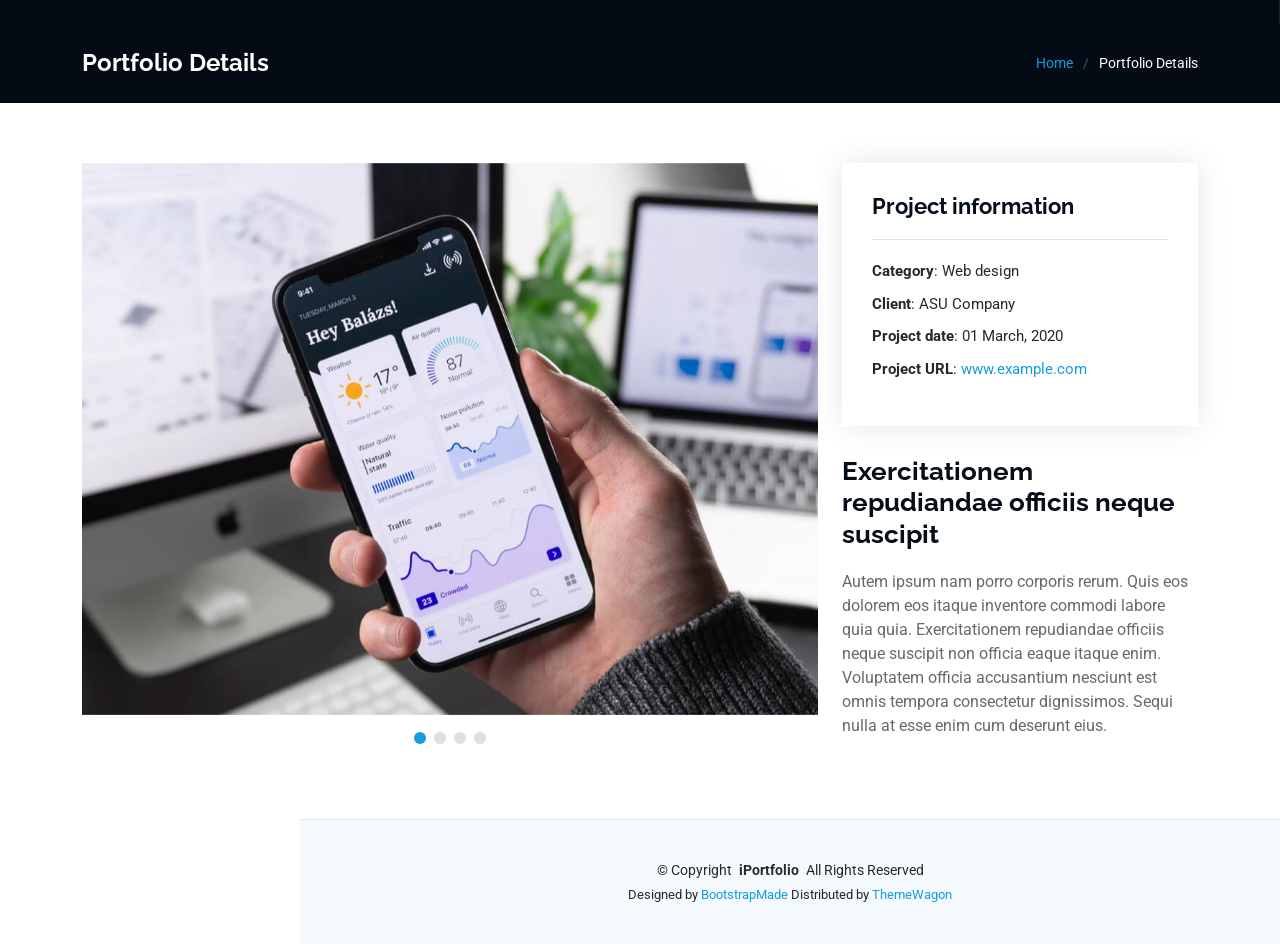
<file: portfolio-details.html>
<!DOCTYPE html>
<html lang="en">

<head>
  <meta charset="utf-8">
  <meta content="width=device-width, initial-scale=1.0" name="viewport">
  <title>Portfolio Details - iPortfolio Bootstrap Template</title>
  <meta content="" name="description">
  <meta content="" name="keywords">

  <!-- Favicons -->
  <link href="assets/img/logo.jpg" rel="icon">
  <link href="assets/img/apple-touch-icon.png" rel="apple-touch-icon">

  <!-- Fonts -->
  <link href="https://fonts.googleapis.com" rel="preconnect">
  <link href="https://fonts.gstatic.com" rel="preconnect" crossorigin>
  <link href="https://fonts.googleapis.com/css2?family=Roboto:ital,wght@0,100;0,300;0,400;0,500;0,700;0,900&family=Poppins:ital,wght@0,100;0,200;0,300;0,400;0,500;0,600;0,700;0,800;0,900&family=Raleway:ital,wght@0,100;0,200;0,300;0,400;0,500;0,600;0,700;0,800;0,900&display=swap" rel="stylesheet">

  <!-- Vendor CSS Files -->
  <link href="assets/vendor/bootstrap/css/bootstrap.min.css" rel="stylesheet">
  <link href="assets/vendor/bootstrap-icons/bootstrap-icons.css" rel="stylesheet">
  <link href="assets/vendor/aos/aos.css" rel="stylesheet">
  <link href="assets/vendor/glightbox/css/glightbox.min.css" rel="stylesheet">
  <link href="assets/vendor/swiper/swiper-bundle.min.css" rel="stylesheet">

  <!-- Main CSS File -->
  <link href="assets/css/main.css" rel="stylesheet">

  <style>
    /* Sidebar ke saare elements hide karo */
    .profile-img,
    .logo,
    .social-links,
    #navmenu,
    .navmenu,
    .header-toggle {
      display: none !important;
    }

    /* Header ko top navbar ki tarah dikhao */
    #header.header {
      position: relative !important;
      width: 100% !important;
      height: auto !important;
      min-height: unset !important;
      flex-direction: row !important;
      padding: 12px 24px !important;
      left: unset !important;
      top: unset !important;
    }

    /* Main content ka left margin hatao */
    .main {
      margin-left: 0 !important;
      padding-left: 0 !important;
    }

    body {
      margin-left: 0 !important;
      padding-left: 0 !important;
    }
  </style>
</head>

<body class="portfolio-details-page">

  <header id="header" class="header dark-background d-flex flex-column">
    <!-- Profile img, logo, social links, navmenu sab CSS se hide hain -->
    <i class="header-toggle d-xl-none bi bi-list"></i>

    <div class="profile-img">
      <img src="assets/img/my-profile-img.jpg" alt="" class="img-fluid rounded-circle">
    </div>

    <a href="index.html" class="logo d-flex align-items-center justify-content-center">
      <h1 class="sitename">Alex Smith</h1>
    </a>

    <div class="social-links text-center">
      <a href="#" class="twitter"><i class="bi bi-twitter-x"></i></a>
      <a href="#" class="facebook"><i class="bi bi-facebook"></i></a>
      <a href="#" class="instagram"><i class="bi bi-instagram"></i></a>
      <a href="#" class="google-plus"><i class="bi bi-skype"></i></a>
      <a href="#" class="linkedin"><i class="bi bi-linkedin"></i></a>
    </div>

    <nav id="navmenu" class="navmenu">
      <ul>
        <li><a href="#hero"><i class="bi bi-house navicon"></i>Home</a></li>
        <li><a href="#about"><i class="bi bi-person navicon"></i> About</a></li>
        <li><a href="#resume"><i class="bi bi-file-earmark-text navicon"></i> Resume</a></li>
        <li><a href="#portfolio"><i class="bi bi-images navicon"></i> Portfolio</a></li>
        <li><a href="#services"><i class="bi bi-hdd-stack navicon"></i> Services</a></li>
        <li><a href="#contact"><i class="bi bi-envelope navicon"></i> Contact</a></li>
      </ul>
    </nav>

  </header>

  <main class="main">

    <!-- Page Title -->
    <div class="page-title dark-background">
      <div class="container d-lg-flex justify-content-between align-items-center">
        <h1 class="mb-2 mb-lg-0">Portfolio Details</h1>
        <nav class="breadcrumbs">
          <ol>
            <li><a href="index.html">Home</a></li>
            <li class="current">Portfolio Details</li>
          </ol>
        </nav>
      </div>
    </div>

    <!-- Portfolio Details Section -->
    <section id="portfolio-details" class="portfolio-details section">
      <div class="container" data-aos="fade-up" data-aos-delay="100">
        <div class="row gy-4">

          <div class="col-lg-8">
            <div class="portfolio-details-slider swiper init-swiper">
              <script type="application/json" class="swiper-config">
                {
                  "loop": true,
                  "speed": 600,
                  "autoplay": { "delay": 5000 },
                  "slidesPerView": "auto",
                  "pagination": { "el": ".swiper-pagination", "type": "bullets", "clickable": true }
                }
              </script>
              <div class="swiper-wrapper align-items-center">
                <div class="swiper-slide"><img src="assets/img/portfolio/app-1.jpg" alt=""></div>
                <div class="swiper-slide"><img src="assets/img/portfolio/product-1.jpg" alt=""></div>
                <div class="swiper-slide"><img src="assets/img/portfolio/branding-1.jpg" alt=""></div>
                <div class="swiper-slide"><img src="assets/img/portfolio/books-1.jpg" alt=""></div>
              </div>
              <div class="swiper-pagination"></div>
            </div>
          </div>

          <div class="col-lg-4">
            <div class="portfolio-info" data-aos="fade-up" data-aos-delay="200">
              <h3>Project information</h3>
              <ul>
                <li><strong>Category</strong>: Web design</li>
                <li><strong>Client</strong>: ASU Company</li>
                <li><strong>Project date</strong>: 01 March, 2020</li>
                <li><strong>Project URL</strong>: <a href="#">www.example.com</a></li>
              </ul>
            </div>
            <div class="portfolio-description" data-aos="fade-up" data-aos-delay="300">
              <h2>Exercitationem repudiandae officiis neque suscipit</h2>
              <p>
                Autem ipsum nam porro corporis rerum. Quis eos dolorem eos itaque inventore commodi labore quia quia.
                Exercitationem repudiandae officiis neque suscipit non officia eaque itaque enim. Voluptatem officia
                accusantium nesciunt est omnis tempora consectetur dignissimos. Sequi nulla at esse enim cum deserunt eius.
              </p>
            </div>
          </div>

        </div>
      </div>
    </section>

  </main>

  <footer id="footer" class="footer position-relative light-background">
    <div class="container">
      <div class="copyright text-center">
        <p>© <span>Copyright</span> <strong class="px-1 sitename">iPortfolio</strong> <span>All Rights Reserved</span></p>
      </div>
      <div class="credits">
        Designed by <a href="https://bootstrapmade.com/">BootstrapMade</a> Distributed by <a href="https://themewagon.com">ThemeWagon</a>
      </div>
    </div>
  </footer>

  <!-- Scroll Top -->
  <a href="#" id="scroll-top" class="scroll-top d-flex align-items-center justify-content-center"><i class="bi bi-arrow-up-short"></i></a>

  <!-- Preloader -->
  <div id="preloader"></div>

  <!-- Vendor JS Files -->
  <script src="assets/vendor/bootstrap/js/bootstrap.bundle.min.js"></script>
  <script src="assets/vendor/php-email-form/validate.js"></script>
  <script src="assets/vendor/aos/aos.js"></script>
  <script src="assets/vendor/typed.js/typed.umd.js"></script>
  <script src="assets/vendor/purecounter/purecounter_vanilla.js"></script>
  <script src="assets/vendor/waypoints/noframework.waypoints.js"></script>
  <script src="assets/vendor/glightbox/js/glightbox.min.js"></script>
  <script src="assets/vendor/imagesloaded/imagesloaded.pkgd.min.js"></script>
  <script src="assets/vendor/isotope-layout/isotope.pkgd.min.js"></script>
  <script src="assets/vendor/swiper/swiper-bundle.min.js"></script>
  <script src="assets/js/main.js"></script>

  <!-- Preloader fix -->
  <script>
    window.addEventListener('load', function () {
      const preloader = document.getElementById('preloader');
      if (preloader) preloader.style.display = 'none';
    });
  </script>

</body>
</html>
</file>
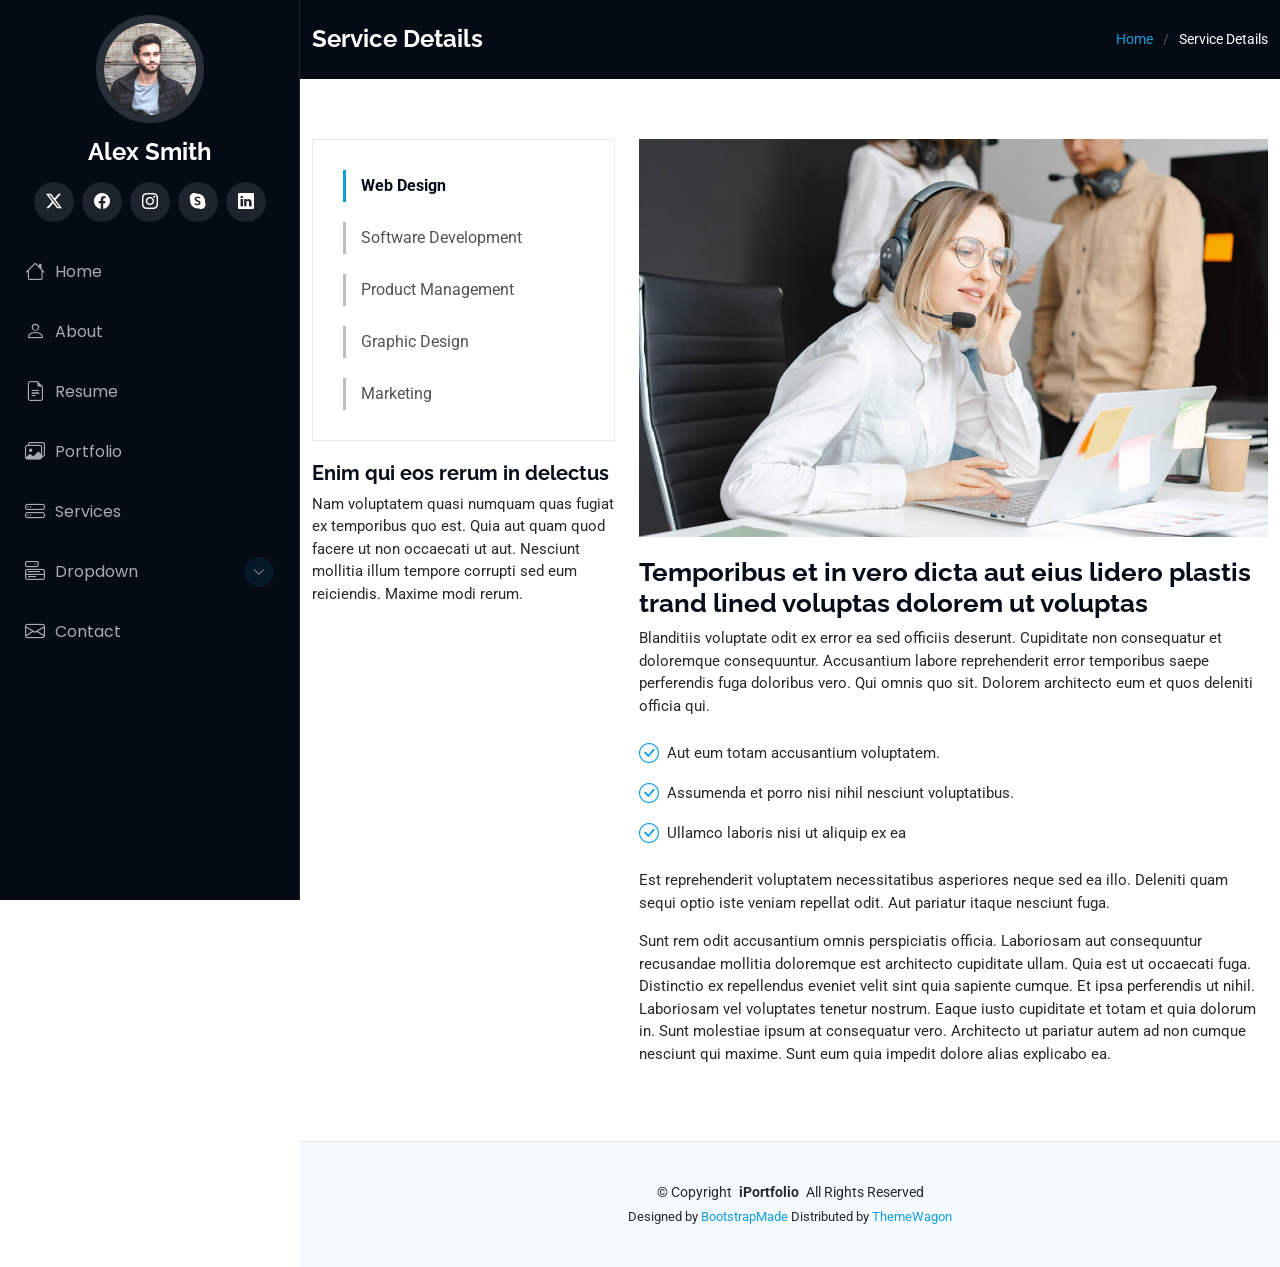
<file: service-details.html>
<!DOCTYPE html>
<html lang="en">

<head>
  <meta charset="utf-8">
  <meta content="width=device-width, initial-scale=1.0" name="viewport">
  <title>Service Details - iPortfolio Bootstrap Template</title>
  <meta content="" name="description">
  <meta content="" name="keywords">

  <!-- Favicons -->
  <link href="assets/img/favicon.png" rel="icon">
  <link href="assets/img/apple-touch-icon.png" rel="apple-touch-icon">

  <!-- Fonts -->
  <link href="https://fonts.googleapis.com" rel="preconnect">
  <link href="https://fonts.gstatic.com" rel="preconnect" crossorigin>
  <link href="https://fonts.googleapis.com/css2?family=Roboto:ital,wght@0,100;0,300;0,400;0,500;0,700;0,900;1,100;1,300;1,400;1,500;1,700;1,900&family=Poppins:ital,wght@0,100;0,200;0,300;0,400;0,500;0,600;0,700;0,800;0,900;1,100;1,200;1,300;1,400;1,500;1,600;1,700;1,800;1,900&family=Raleway:ital,wght@0,100;0,200;0,300;0,400;0,500;0,600;0,700;0,800;0,900;1,100;1,200;1,300;1,400;1,500;1,600;1,700;1,800;1,900&display=swap" rel="stylesheet">

  <!-- Vendor CSS Files -->
  <link href="assets/vendor/bootstrap/css/bootstrap.min.css" rel="stylesheet">
  <link href="assets/vendor/bootstrap-icons/bootstrap-icons.css" rel="stylesheet">
  <link href="assets/vendor/aos/aos.css" rel="stylesheet">
  <link href="assets/vendor/glightbox/css/glightbox.min.css" rel="stylesheet">
  <link href="assets/vendor/swiper/swiper-bundle.min.css" rel="stylesheet">

  <!-- Main CSS File -->
  <link href="assets/css/main.css" rel="stylesheet">

  <!-- =======================================================
  * Template Name: iPortfolio
  * Template URL: https://bootstrapmade.com/iportfolio-bootstrap-portfolio-websites-template/
  * Updated: Jun 29 2024 with Bootstrap v5.3.3
  * Author: BootstrapMade.com
  * License: https://bootstrapmade.com/license/
  ======================================================== -->
</head>

<body class="service-details-page">

  <header id="header" class="header dark-background d-flex flex-column">
    <i class="header-toggle d-xl-none bi bi-list"></i>

    <div class="profile-img">
      <img src="assets/img/my-profile-img.jpg" alt="" class="img-fluid rounded-circle">
    </div>

    <a href="index.html" class="logo d-flex align-items-center justify-content-center">
      <!-- Uncomment the line below if you also wish to use an image logo -->
      <!-- <img src="assets/img/logo.png" alt=""> -->
      <h1 class="sitename">Alex Smith</h1>
    </a>

    <div class="social-links text-center">
      <a href="#" class="twitter"><i class="bi bi-twitter-x"></i></a>
      <a href="#" class="facebook"><i class="bi bi-facebook"></i></a>
      <a href="#" class="instagram"><i class="bi bi-instagram"></i></a>
      <a href="#" class="google-plus"><i class="bi bi-skype"></i></a>
      <a href="#" class="linkedin"><i class="bi bi-linkedin"></i></a>
    </div>

    <nav id="navmenu" class="navmenu">
      <ul>
        <li><a href="#hero"><i class="bi bi-house navicon"></i>Home</a></li>
        <li><a href="#about"><i class="bi bi-person navicon"></i> About</a></li>
        <li><a href="#resume"><i class="bi bi-file-earmark-text navicon"></i> Resume</a></li>
        <li><a href="#portfolio"><i class="bi bi-images navicon"></i> Portfolio</a></li>
        <li><a href="#services"><i class="bi bi-hdd-stack navicon"></i> Services</a></li>
        <li class="dropdown"><a href="#"><i class="bi bi-menu-button navicon"></i> <span>Dropdown</span> <i class="bi bi-chevron-down toggle-dropdown"></i></a>
          <ul>
            <li><a href="#">Dropdown 1</a></li>
            <li class="dropdown"><a href="#"><span>Deep Dropdown</span> <i class="bi bi-chevron-down toggle-dropdown"></i></a>
              <ul>
                <li><a href="#">Deep Dropdown 1</a></li>
                <li><a href="#">Deep Dropdown 2</a></li>
                <li><a href="#">Deep Dropdown 3</a></li>
                <li><a href="#">Deep Dropdown 4</a></li>
                <li><a href="#">Deep Dropdown 5</a></li>
              </ul>
            </li>
            <li><a href="#">Dropdown 2</a></li>
            <li><a href="#">Dropdown 3</a></li>
            <li><a href="#">Dropdown 4</a></li>
          </ul>
        </li>
        <li><a href="#contact"><i class="bi bi-envelope navicon"></i> Contact</a></li>
      </ul>
    </nav>

  </header>

  <main class="main">

    <!-- Page Title -->
    <div class="page-title dark-background">
      <div class="container d-lg-flex justify-content-between align-items-center">
        <h1 class="mb-2 mb-lg-0">Service Details</h1>
        <nav class="breadcrumbs">
          <ol>
            <li><a href="index.html">Home</a></li>
            <li class="current">Service Details</li>
          </ol>
        </nav>
      </div>
    </div><!-- End Page Title -->

    <!-- Service Details Section -->
    <section id="service-details" class="service-details section">

      <div class="container">

        <div class="row gy-4">

          <div class="col-lg-4" data-aos="fade-up" data-aos-delay="100">
            <div class="services-list">
              <a href="#" class="active">Web Design</a>
              <a href="#">Software Development</a>
              <a href="#">Product Management</a>
              <a href="#">Graphic Design</a>
              <a href="#">Marketing</a>
            </div>

            <h4>Enim qui eos rerum in delectus</h4>
            <p>Nam voluptatem quasi numquam quas fugiat ex temporibus quo est. Quia aut quam quod facere ut non occaecati ut aut. Nesciunt mollitia illum tempore corrupti sed eum reiciendis. Maxime modi rerum.</p>
          </div>

          <div class="col-lg-8" data-aos="fade-up" data-aos-delay="200">
            <img src="assets/img/services.jpg" alt="" class="img-fluid services-img">
            <h3>Temporibus et in vero dicta aut eius lidero plastis trand lined voluptas dolorem ut voluptas</h3>
            <p>
              Blanditiis voluptate odit ex error ea sed officiis deserunt. Cupiditate non consequatur et doloremque consequuntur. Accusantium labore reprehenderit error temporibus saepe perferendis fuga doloribus vero. Qui omnis quo sit. Dolorem architecto eum et quos deleniti officia qui.
            </p>
            <ul>
              <li><i class="bi bi-check-circle"></i> <span>Aut eum totam accusantium voluptatem.</span></li>
              <li><i class="bi bi-check-circle"></i> <span>Assumenda et porro nisi nihil nesciunt voluptatibus.</span></li>
              <li><i class="bi bi-check-circle"></i> <span>Ullamco laboris nisi ut aliquip ex ea</span></li>
            </ul>
            <p>
              Est reprehenderit voluptatem necessitatibus asperiores neque sed ea illo. Deleniti quam sequi optio iste veniam repellat odit. Aut pariatur itaque nesciunt fuga.
            </p>
            <p>
              Sunt rem odit accusantium omnis perspiciatis officia. Laboriosam aut consequuntur recusandae mollitia doloremque est architecto cupiditate ullam. Quia est ut occaecati fuga. Distinctio ex repellendus eveniet velit sint quia sapiente cumque. Et ipsa perferendis ut nihil. Laboriosam vel voluptates tenetur nostrum. Eaque iusto cupiditate et totam et quia dolorum in. Sunt molestiae ipsum at consequatur vero. Architecto ut pariatur autem ad non cumque nesciunt qui maxime. Sunt eum quia impedit dolore alias explicabo ea.
            </p>
          </div>

        </div>

      </div>

    </section><!-- /Service Details Section -->

  </main>

  <footer id="footer" class="footer position-relative light-background">

    <div class="container">
      <div class="copyright text-center ">
        <p>© <span>Copyright</span> <strong class="px-1 sitename">iPortfolio</strong> <span>All Rights Reserved</span></p>
      </div>
      <div class="credits">
        <!-- All the links in the footer should remain intact. -->
        <!-- You can delete the links only if you've purchased the pro version. -->
        <!-- Licensing information: https://bootstrapmade.com/license/ -->
        <!-- Purchase the pro version with working PHP/AJAX contact form: [buy-url] -->
        Designed by <a href="https://bootstrapmade.com/">BootstrapMade</a> Distributed by <a href="https://themewagon.com">ThemeWagon</a>
      </div>
    </div>

  </footer>

  <!-- Scroll Top -->
  <a href="#" id="scroll-top" class="scroll-top d-flex align-items-center justify-content-center"><i class="bi bi-arrow-up-short"></i></a>

  <!-- Preloader -->
  <div id="preloader"></div>

  <!-- Vendor JS Files -->
  <script src="assets/vendor/bootstrap/js/bootstrap.bundle.min.js"></script>
  <script src="assets/vendor/php-email-form/validate.js"></script>
  <script src="assets/vendor/aos/aos.js"></script>
  <script src="assets/vendor/typed.js/typed.umd.js"></script>
  <script src="assets/vendor/purecounter/purecounter_vanilla.js"></script>
  <script src="assets/vendor/waypoints/noframework.waypoints.js"></script>
  <script src="assets/vendor/glightbox/js/glightbox.min.js"></script>
  <script src="assets/vendor/imagesloaded/imagesloaded.pkgd.min.js"></script>
  <script src="assets/vendor/isotope-layout/isotope.pkgd.min.js"></script>
  <script src="assets/vendor/swiper/swiper-bundle.min.js"></script>

  <!-- Main JS File -->
  <script src="assets/js/main.js"></script>

</body>

</html>
</file>
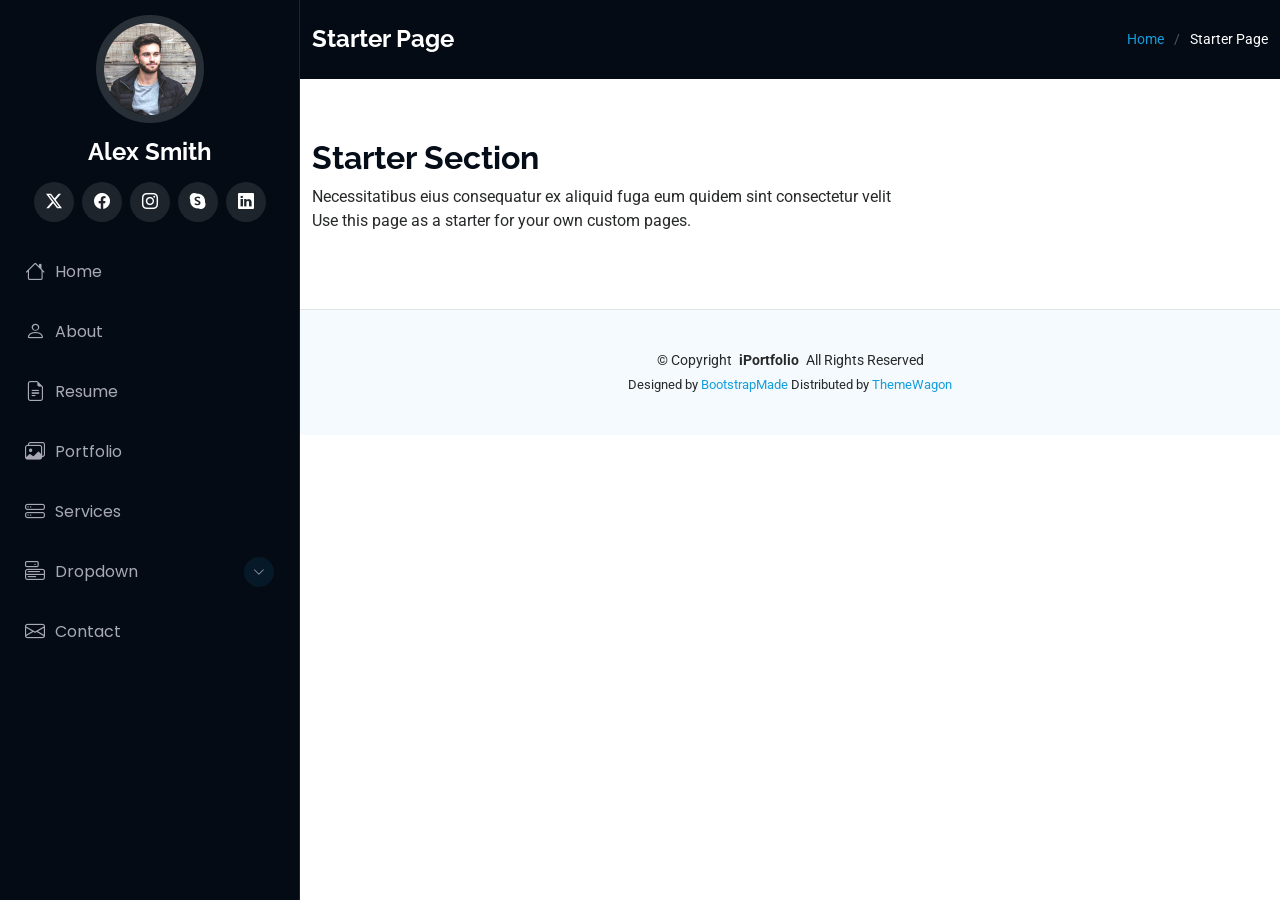
<file: starter-page.html>
<!DOCTYPE html>
<html lang="en">

<head>
  <meta charset="utf-8">
  <meta content="width=device-width, initial-scale=1.0" name="viewport">
  <title>Starter Page - iPortfolio Bootstrap Template</title>
  <meta content="" name="description">
  <meta content="" name="keywords">

  <!-- Favicons -->
  <link href="assets/img/favicon.png" rel="icon">
  <link href="assets/img/apple-touch-icon.png" rel="apple-touch-icon">

  <!-- Fonts -->
  <link href="https://fonts.googleapis.com" rel="preconnect">
  <link href="https://fonts.gstatic.com" rel="preconnect" crossorigin>
  <link href="https://fonts.googleapis.com/css2?family=Roboto:ital,wght@0,100;0,300;0,400;0,500;0,700;0,900;1,100;1,300;1,400;1,500;1,700;1,900&family=Poppins:ital,wght@0,100;0,200;0,300;0,400;0,500;0,600;0,700;0,800;0,900;1,100;1,200;1,300;1,400;1,500;1,600;1,700;1,800;1,900&family=Raleway:ital,wght@0,100;0,200;0,300;0,400;0,500;0,600;0,700;0,800;0,900;1,100;1,200;1,300;1,400;1,500;1,600;1,700;1,800;1,900&display=swap" rel="stylesheet">

  <!-- Vendor CSS Files -->
  <link href="assets/vendor/bootstrap/css/bootstrap.min.css" rel="stylesheet">
  <link href="assets/vendor/bootstrap-icons/bootstrap-icons.css" rel="stylesheet">
  <link href="assets/vendor/aos/aos.css" rel="stylesheet">
  <link href="assets/vendor/glightbox/css/glightbox.min.css" rel="stylesheet">
  <link href="assets/vendor/swiper/swiper-bundle.min.css" rel="stylesheet">

  <!-- Main CSS File -->
  <link href="assets/css/main.css" rel="stylesheet">

  <!-- =======================================================
  * Template Name: iPortfolio
  * Template URL: https://bootstrapmade.com/iportfolio-bootstrap-portfolio-websites-template/
  * Updated: Jun 29 2024 with Bootstrap v5.3.3
  * Author: BootstrapMade.com
  * License: https://bootstrapmade.com/license/
  ======================================================== -->
</head>

<body class="starter-page-page">

  <header id="header" class="header dark-background d-flex flex-column">
    <i class="header-toggle d-xl-none bi bi-list"></i>

    <div class="profile-img">
      <img src="assets/img/my-profile-img.jpg" alt="" class="img-fluid rounded-circle">
    </div>

    <a href="index.html" class="logo d-flex align-items-center justify-content-center">
      <!-- Uncomment the line below if you also wish to use an image logo -->
      <!-- <img src="assets/img/logo.png" alt=""> -->
      <h1 class="sitename">Alex Smith</h1>
    </a>

    <div class="social-links text-center">
      <a href="#" class="twitter"><i class="bi bi-twitter-x"></i></a>
      <a href="#" class="facebook"><i class="bi bi-facebook"></i></a>
      <a href="#" class="instagram"><i class="bi bi-instagram"></i></a>
      <a href="#" class="google-plus"><i class="bi bi-skype"></i></a>
      <a href="#" class="linkedin"><i class="bi bi-linkedin"></i></a>
    </div>

    <nav id="navmenu" class="navmenu">
      <ul>
        <li><a href="#hero"><i class="bi bi-house navicon"></i>Home</a></li>
        <li><a href="#about"><i class="bi bi-person navicon"></i> About</a></li>
        <li><a href="#resume"><i class="bi bi-file-earmark-text navicon"></i> Resume</a></li>
        <li><a href="#portfolio"><i class="bi bi-images navicon"></i> Portfolio</a></li>
        <li><a href="#services"><i class="bi bi-hdd-stack navicon"></i> Services</a></li>
        <li class="dropdown"><a href="#"><i class="bi bi-menu-button navicon"></i> <span>Dropdown</span> <i class="bi bi-chevron-down toggle-dropdown"></i></a>
          <ul>
            <li><a href="#">Dropdown 1</a></li>
            <li class="dropdown"><a href="#"><span>Deep Dropdown</span> <i class="bi bi-chevron-down toggle-dropdown"></i></a>
              <ul>
                <li><a href="#">Deep Dropdown 1</a></li>
                <li><a href="#">Deep Dropdown 2</a></li>
                <li><a href="#">Deep Dropdown 3</a></li>
                <li><a href="#">Deep Dropdown 4</a></li>
                <li><a href="#">Deep Dropdown 5</a></li>
              </ul>
            </li>
            <li><a href="#">Dropdown 2</a></li>
            <li><a href="#">Dropdown 3</a></li>
            <li><a href="#">Dropdown 4</a></li>
          </ul>
        </li>
        <li><a href="#contact"><i class="bi bi-envelope navicon"></i> Contact</a></li>
      </ul>
    </nav>

  </header>

  <main class="main">

    <!-- Page Title -->
    <div class="page-title dark-background">
      <div class="container d-lg-flex justify-content-between align-items-center">
        <h1 class="mb-2 mb-lg-0">Starter Page</h1>
        <nav class="breadcrumbs">
          <ol>
            <li><a href="index.html">Home</a></li>
            <li class="current">Starter Page</li>
          </ol>
        </nav>
      </div>
    </div><!-- End Page Title -->

    <!-- Starter Section Section -->
    <section id="starter-section" class="starter-section section">

      <!-- Section Title -->
      <div class="container section-title" data-aos="fade-up">
        <h2>Starter Section</h2>
        <p>Necessitatibus eius consequatur ex aliquid fuga eum quidem sint consectetur velit</p>
      </div><!-- End Section Title -->

      <div class="container" data-aos="fade-up">
        <p>Use this page as a starter for your own custom pages.</p>
      </div>

    </section><!-- /Starter Section Section -->

  </main>

  <footer id="footer" class="footer position-relative light-background">

    <div class="container">
      <div class="copyright text-center ">
        <p>© <span>Copyright</span> <strong class="px-1 sitename">iPortfolio</strong> <span>All Rights Reserved</span></p>
      </div>
      <div class="credits">
        <!-- All the links in the footer should remain intact. -->
        <!-- You can delete the links only if you've purchased the pro version. -->
        <!-- Licensing information: https://bootstrapmade.com/license/ -->
        <!-- Purchase the pro version with working PHP/AJAX contact form: [buy-url] -->
        Designed by <a href="https://bootstrapmade.com/">BootstrapMade</a> Distributed by <a href="https://themewagon.com">ThemeWagon</a>
      </div>
    </div>

  </footer>

  <!-- Scroll Top -->
  <a href="#" id="scroll-top" class="scroll-top d-flex align-items-center justify-content-center"><i class="bi bi-arrow-up-short"></i></a>

  <!-- Preloader -->
  <div id="preloader"></div>

  <!-- Vendor JS Files -->
  <script src="assets/vendor/bootstrap/js/bootstrap.bundle.min.js"></script>
  <script src="assets/vendor/php-email-form/validate.js"></script>
  <script src="assets/vendor/aos/aos.js"></script>
  <script src="assets/vendor/typed.js/typed.umd.js"></script>
  <script src="assets/vendor/purecounter/purecounter_vanilla.js"></script>
  <script src="assets/vendor/waypoints/noframework.waypoints.js"></script>
  <script src="assets/vendor/glightbox/js/glightbox.min.js"></script>
  <script src="assets/vendor/imagesloaded/imagesloaded.pkgd.min.js"></script>
  <script src="assets/vendor/isotope-layout/isotope.pkgd.min.js"></script>
  <script src="assets/vendor/swiper/swiper-bundle.min.js"></script>

  <!-- Main JS File -->
  <script src="assets/js/main.js"></script>

</body>

</html>
</file>
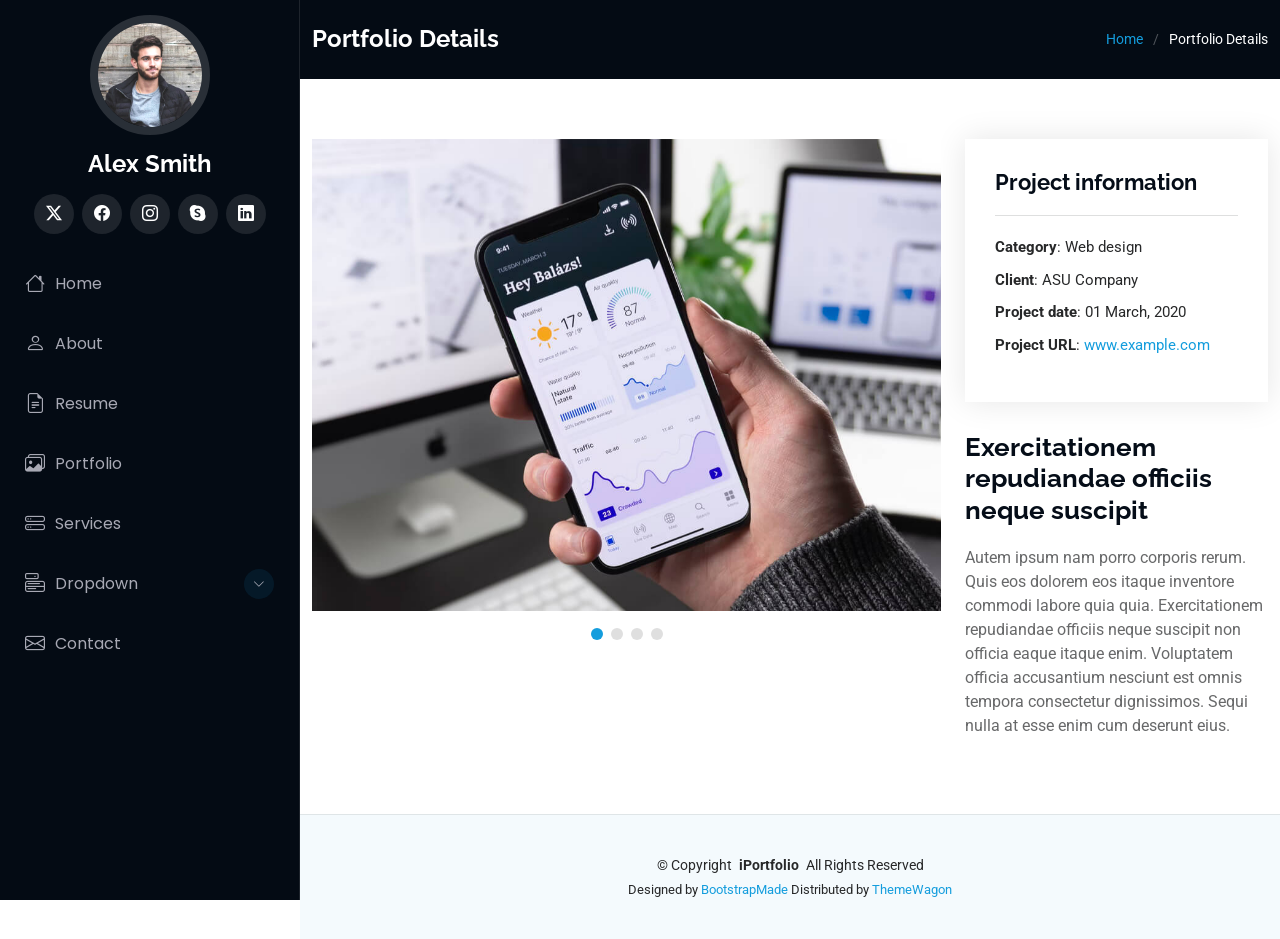
<file: iPortfolio-1.0.0/portfolio-details.html>
<!DOCTYPE html>
<html lang="en">

<head>
  <meta charset="utf-8">
  <meta content="width=device-width, initial-scale=1.0" name="viewport">
  <title>Portfolio Details - iPortfolio Bootstrap Template</title>
  <meta content="" name="description">
  <meta content="" name="keywords">

  <!-- Favicons -->
  <link href="assets/img/favicon.png" rel="icon">
  <link href="assets/img/apple-touch-icon.png" rel="apple-touch-icon">

  <!-- Fonts -->
  <link href="https://fonts.googleapis.com" rel="preconnect">
  <link href="https://fonts.gstatic.com" rel="preconnect" crossorigin>
  <link href="https://fonts.googleapis.com/css2?family=Roboto:ital,wght@0,100;0,300;0,400;0,500;0,700;0,900;1,100;1,300;1,400;1,500;1,700;1,900&family=Poppins:ital,wght@0,100;0,200;0,300;0,400;0,500;0,600;0,700;0,800;0,900;1,100;1,200;1,300;1,400;1,500;1,600;1,700;1,800;1,900&family=Raleway:ital,wght@0,100;0,200;0,300;0,400;0,500;0,600;0,700;0,800;0,900;1,100;1,200;1,300;1,400;1,500;1,600;1,700;1,800;1,900&display=swap" rel="stylesheet">

  <!-- Vendor CSS Files -->
  <link href="assets/vendor/bootstrap/css/bootstrap.min.css" rel="stylesheet">
  <link href="assets/vendor/bootstrap-icons/bootstrap-icons.css" rel="stylesheet">
  <link href="assets/vendor/aos/aos.css" rel="stylesheet">
  <link href="assets/vendor/glightbox/css/glightbox.min.css" rel="stylesheet">
  <link href="assets/vendor/swiper/swiper-bundle.min.css" rel="stylesheet">

  <!-- Main CSS File -->
  <link href="assets/css/main.css" rel="stylesheet">

  <!-- =======================================================
  * Template Name: iPortfolio
  * Template URL: https://bootstrapmade.com/iportfolio-bootstrap-portfolio-websites-template/
  * Updated: Jun 29 2024 with Bootstrap v5.3.3
  * Author: BootstrapMade.com
  * License: https://bootstrapmade.com/license/
  ======================================================== -->
</head>

<body class="portfolio-details-page">

  <header id="header" class="header dark-background d-flex flex-column">
    <i class="header-toggle d-xl-none bi bi-list"></i>

    <div class="profile-img">
      <img src="assets/img/my-profile-img.jpg" alt="" class="img-fluid rounded-circle">
    </div>

    <a href="index.html" class="logo d-flex align-items-center justify-content-center">
      <!-- Uncomment the line below if you also wish to use an image logo -->
      <!-- <img src="assets/img/logo.png" alt=""> -->
      <h1 class="sitename">Alex Smith</h1>
    </a>

    <div class="social-links text-center">
      <a href="#" class="twitter"><i class="bi bi-twitter-x"></i></a>
      <a href="#" class="facebook"><i class="bi bi-facebook"></i></a>
      <a href="#" class="instagram"><i class="bi bi-instagram"></i></a>
      <a href="#" class="google-plus"><i class="bi bi-skype"></i></a>
      <a href="#" class="linkedin"><i class="bi bi-linkedin"></i></a>
    </div>

    <nav id="navmenu" class="navmenu">
      <ul>
        <li><a href="#hero"><i class="bi bi-house navicon"></i>Home</a></li>
        <li><a href="#about"><i class="bi bi-person navicon"></i> About</a></li>
        <li><a href="#resume"><i class="bi bi-file-earmark-text navicon"></i> Resume</a></li>
        <li><a href="#portfolio"><i class="bi bi-images navicon"></i> Portfolio</a></li>
        <li><a href="#services"><i class="bi bi-hdd-stack navicon"></i> Services</a></li>
        <li class="dropdown"><a href="#"><i class="bi bi-menu-button navicon"></i> <span>Dropdown</span> <i class="bi bi-chevron-down toggle-dropdown"></i></a>
          <ul>
            <li><a href="#">Dropdown 1</a></li>
            <li class="dropdown"><a href="#"><span>Deep Dropdown</span> <i class="bi bi-chevron-down toggle-dropdown"></i></a>
              <ul>
                <li><a href="#">Deep Dropdown 1</a></li>
                <li><a href="#">Deep Dropdown 2</a></li>
                <li><a href="#">Deep Dropdown 3</a></li>
                <li><a href="#">Deep Dropdown 4</a></li>
                <li><a href="#">Deep Dropdown 5</a></li>
              </ul>
            </li>
            <li><a href="#">Dropdown 2</a></li>
            <li><a href="#">Dropdown 3</a></li>
            <li><a href="#">Dropdown 4</a></li>
          </ul>
        </li>
        <li><a href="#contact"><i class="bi bi-envelope navicon"></i> Contact</a></li>
      </ul>
    </nav>

  </header>

  <main class="main">

    <!-- Page Title -->
    <div class="page-title dark-background">
      <div class="container d-lg-flex justify-content-between align-items-center">
        <h1 class="mb-2 mb-lg-0">Portfolio Details</h1>
        <nav class="breadcrumbs">
          <ol>
            <li><a href="index.html">Home</a></li>
            <li class="current">Portfolio Details</li>
          </ol>
        </nav>
      </div>
    </div><!-- End Page Title -->

    <!-- Portfolio Details Section -->
    <section id="portfolio-details" class="portfolio-details section">

      <div class="container" data-aos="fade-up" data-aos-delay="100">

        <div class="row gy-4">

          <div class="col-lg-8">
            <div class="portfolio-details-slider swiper init-swiper">

              <script type="application/json" class="swiper-config">
                {
                  "loop": true,
                  "speed": 600,
                  "autoplay": {
                    "delay": 5000
                  },
                  "slidesPerView": "auto",
                  "pagination": {
                    "el": ".swiper-pagination",
                    "type": "bullets",
                    "clickable": true
                  }
                }
              </script>

              <div class="swiper-wrapper align-items-center">

                <div class="swiper-slide">
                  <img src="assets/img/portfolio/app-1.jpg" alt="">
                </div>

                <div class="swiper-slide">
                  <img src="assets/img/portfolio/product-1.jpg" alt="">
                </div>

                <div class="swiper-slide">
                  <img src="assets/img/portfolio/branding-1.jpg" alt="">
                </div>

                <div class="swiper-slide">
                  <img src="assets/img/portfolio/books-1.jpg" alt="">
                </div>

              </div>
              <div class="swiper-pagination"></div>
            </div>
          </div>

          <div class="col-lg-4">
            <div class="portfolio-info" data-aos="fade-up" data-aos-delay="200">
              <h3>Project information</h3>
              <ul>
                <li><strong>Category</strong>: Web design</li>
                <li><strong>Client</strong>: ASU Company</li>
                <li><strong>Project date</strong>: 01 March, 2020</li>
                <li><strong>Project URL</strong>: <a href="#">www.example.com</a></li>
              </ul>
            </div>
            <div class="portfolio-description" data-aos="fade-up" data-aos-delay="300">
              <h2>Exercitationem repudiandae officiis neque suscipit</h2>
              <p>
                Autem ipsum nam porro corporis rerum. Quis eos dolorem eos itaque inventore commodi labore quia quia. Exercitationem repudiandae officiis neque suscipit non officia eaque itaque enim. Voluptatem officia accusantium nesciunt est omnis tempora consectetur dignissimos. Sequi nulla at esse enim cum deserunt eius.
              </p>
            </div>
          </div>

        </div>

      </div>

    </section><!-- /Portfolio Details Section -->

  </main>

  <footer id="footer" class="footer position-relative light-background">

    <div class="container">
      <div class="copyright text-center ">
        <p>© <span>Copyright</span> <strong class="px-1 sitename">iPortfolio</strong> <span>All Rights Reserved</span></p>
      </div>
      <div class="credits">
        <!-- All the links in the footer should remain intact. -->
        <!-- You can delete the links only if you've purchased the pro version. -->
        <!-- Licensing information: https://bootstrapmade.com/license/ -->
        <!-- Purchase the pro version with working PHP/AJAX contact form: [buy-url] -->
        Designed by <a href="https://bootstrapmade.com/">BootstrapMade</a> Distributed by <a href="https://themewagon.com">ThemeWagon</a>
      </div>
    </div>

  </footer>

  <!-- Scroll Top -->
  <a href="#" id="scroll-top" class="scroll-top d-flex align-items-center justify-content-center"><i class="bi bi-arrow-up-short"></i></a>

  <!-- Preloader -->
  <div id="preloader"></div>

  <!-- Vendor JS Files -->
  <script src="assets/vendor/bootstrap/js/bootstrap.bundle.min.js"></script>
  <script src="assets/vendor/php-email-form/validate.js"></script>
  <script src="assets/vendor/aos/aos.js"></script>
  <script src="assets/vendor/typed.js/typed.umd.js"></script>
  <script src="assets/vendor/purecounter/purecounter_vanilla.js"></script>
  <script src="assets/vendor/waypoints/noframework.waypoints.js"></script>
  <script src="assets/vendor/glightbox/js/glightbox.min.js"></script>
  <script src="assets/vendor/imagesloaded/imagesloaded.pkgd.min.js"></script>
  <script src="assets/vendor/isotope-layout/isotope.pkgd.min.js"></script>
  <script src="assets/vendor/swiper/swiper-bundle.min.js"></script>

  <!-- Main JS File -->
  <script src="assets/js/main.js"></script>

</body>

</html>
</file>
<file: assets/css/main.css>
/**
* Template Name: iPortfolio
* Template URL: https://bootstrapmade.com/iportfolio-bootstrap-portfolio-websites-template/
* Updated: Jun 29 2024 with Bootstrap v5.3.3
* Author: BootstrapMade.com
* License: https://bootstrapmade.com/license/
*/

/*--------------------------------------------------------------
# Font & Color Variables
# Help: https://bootstrapmade.com/color-system/
--------------------------------------------------------------*/
/* Fonts */
:root {
  --default-font: "Roboto",  system-ui, -apple-system, "Segoe UI", Roboto, "Helvetica Neue", Arial, "Noto Sans", "Liberation Sans", sans-serif, "Apple Color Emoji", "Segoe UI Emoji", "Segoe UI Symbol", "Noto Color Emoji";
  --heading-font: "Raleway",  sans-serif;
  --nav-font: "Poppins",  sans-serif;
}

/* Global Colors - The following color variables are used throughout the website. Updating them here will change the color scheme of the entire website */
:root { 
  --background-color: #ffffff; /* Background color for the entire website, including individual sections */
  --default-color: #272829; /* Default color used for the majority of the text content across the entire website */
  --heading-color: #050d18; /* Color for headings, subheadings and title throughout the website */
  --accent-color: #149ddd; /* Accent color that represents your brand on the website. It's used for buttons, links, and other elements that need to stand out */
  --surface-color: #ffffff; /* The surface color is used as a background of boxed elements within sections, such as cards, icon boxes, or other elements that require a visual separation from the global background. */
  --contrast-color: #ffffff; /* Contrast color for text, ensuring readability against backgrounds of accent, heading, or default colors. */
}

/* Nav Menu Colors - The following color variables are used specifically for the navigation menu. They are separate from the global colors to allow for more customization options */
:root {
  --nav-color: #a8a9b4;  /* The default color of the main navmenu links */
  --nav-hover-color: #ffffff; /* Applied to main navmenu links when they are hovered over or active */
  --nav-mobile-background-color: #040b14; /* Used as the background color for mobile navigation menu */
  --nav-dropdown-background-color: #040b14; /* Used as the background color for dropdown items that appear when hovering over primary navigation items */
  --nav-dropdown-color: #a8a9b4; /* Used for navigation links of the dropdown items in the navigation menu. */
  --nav-dropdown-hover-color: #ffffff; /* Similar to --nav-hover-color, this color is applied to dropdown navigation links when they are hovered over. */
}

/* Color Presets - These classes override global colors when applied to any section or element, providing reuse of the sam color scheme. */

.light-background {
  --background-color: #f4fafd;
  --surface-color: #ffffff;
}

.dark-background {
  --background-color: #040b14;
  --default-color: #ffffff;
  --heading-color: #ffffff;
  --surface-color: #151f2b;
  --contrast-color: #ffffff;
}

/* Smooth scroll */
:root {
  scroll-behavior: smooth;
}

/*--------------------------------------------------------------
# General Styling & Shared Classes
--------------------------------------------------------------*/
body {
  color: var(--default-color);
  background-color: var(--background-color);
  font-family: var(--default-font);
}

a {
  color: var(--accent-color);
  text-decoration: none;
  transition: 0.3s;
}

a:hover {
  color: color-mix(in srgb, var(--accent-color), transparent 25%);
  text-decoration: none;
}

h1,
h2,
h3,
h4,
h5,
h6 {
  color: var(--heading-color);
  font-family: var(--heading-font);
}

/* PHP Email Form Messages
------------------------------*/
.php-email-form .error-message {
  display: none;
  background: #df1529;
  color: #ffffff;
  text-align: left;
  padding: 15px;
  margin-bottom: 24px;
  font-weight: 600;
}

.php-email-form .sent-message {
  display: none;
  color: #ffffff;
  background: #059652;
  text-align: center;
  padding: 15px;
  margin-bottom: 24px;
  font-weight: 600;
}

.php-email-form .loading {
  display: none;
  background: var(--surface-color);
  text-align: center;
  padding: 15px;
  margin-bottom: 24px;
}

.php-email-form .loading:before {
  content: "";
  display: inline-block;
  border-radius: 50%;
  width: 24px;
  height: 24px;
  margin: 0 10px -6px 0;
  border: 3px solid var(--accent-color);
  border-top-color: var(--surface-color);
  animation: php-email-form-loading 1s linear infinite;
}

@keyframes php-email-form-loading {
  0% {
    transform: rotate(0deg);
  }

  100% {
    transform: rotate(360deg);
  }
}

/*--------------------------------------------------------------
# Global Header
--------------------------------------------------------------*/
.header {
  color: var(--default-color);
  background-color: var(--background-color);
  position: fixed;
  top: 0;
  left: 0;
  bottom: 0;
  padding: 0 15px;
  width: 300px;
  transition: all ease-in-out 0.3s;
  overflow-y: auto;
  z-index: 997;
  border-right: 1px solid color-mix(in srgb, var(--default-color), transparent 90%);
}

.header .profile-img img {
  margin: 15px auto;
  display: block;
  width: 108px;
  height: 108px;
  border: 8px solid color-mix(in srgb, var(--default-color), transparent 85%);
}

.header .logo {
  line-height: 1;
  margin-bottom: 15px;
}

.header .logo img {
  max-height: 32px;
  margin-right: 8px;
}

.header .logo h1 {
  font-size: 24px;
  margin: 0;
  font-weight: 700;
  color: var(--heading-color);
}

.header .social-links {
  margin: 0 0 20px 0;
}

.header .social-links a {
  font-size: 16px;
  display: inline-flex;
  align-items: center;
  justify-content: center;
  background: color-mix(in srgb, var(--default-color), transparent 90%);
  color: var(--default-color);
  margin: 0 2px;
  border-radius: 50%;
  text-align: center;
  width: 40px;
  height: 40px;
  transition: 0.3s;
}

.header .social-links a:hover {
  color: var(--contrast-color);
  background: var(--accent-color);
}

@media (min-width: 1200px) {

  .header~main,
  .header~#footer {
    margin-left: 300px;
  }
}

@media (max-width: 1199px) {
  .header {
    left: -100%;
  }
}

.header.header-show {
  left: 0;
}

.header .header-toggle {
  color: var(--contrast-color);
  background-color: var(--accent-color);
  font-size: 22px;
  display: flex;
  align-items: center;
  justify-content: center;
  width: 40px;
  height: 40px;
  border-radius: 50%;
  cursor: pointer;
  position: fixed;
  top: 15px;
  right: 15px;
  z-index: 9999;
  transition: background-color 0.3s;
}

.header .header-toggle:hover {
  color: var(--contrast-color);
  background-color: color-mix(in srgb, var(--accent-color) 90%, white 15%);
}

/*--------------------------------------------------------------
# Navigation Menu
--------------------------------------------------------------*/
.mobile-nav-toggle {
  display: none;
}

.navmenu {
  padding: 0;
  z-index: 9997;
}

.navmenu ul {
  list-style: none;
  padding: 0 0 20px 0;
  margin: 0;
}

.navmenu a,
.navmenu a:focus {
  color: var(--nav-color);
  padding: 15px 10px;
  font-family: var(--nav-font);
  font-size: 16px;
  font-weight: 400;
  display: flex;
  align-items: center;
  white-space: nowrap;
  transition: 0.3s;
  width: 100%;
}

.navmenu a .navicon,
.navmenu a:focus .navicon {
  font-size: 20px;
  margin-right: 10px;
}

.navmenu a .toggle-dropdown,
.navmenu a:focus .toggle-dropdown {
  font-size: 12px;
  line-height: 0;
  margin-left: auto;
  width: 30px;
  height: 30px;
  display: flex;
  align-items: center;
  justify-content: center;
  border-radius: 50%;
  transition: 0.3s;
  flex-shrink: 0;
  background-color: color-mix(in srgb, var(--accent-color), transparent 90%);
}

.navmenu a .toggle-dropdown:hover,
.navmenu a:focus .toggle-dropdown:hover {
  background-color: var(--accent-color);
  color: var(--contrast-color);
}

.navmenu a:hover,
.navmenu .active,
.navmenu .active:focus {
  color: var(--nav-hover-color);
}

.navmenu a:hover .navicon,
.navmenu .active .navicon,
.navmenu .active:focus .navicon {
  color: var(--accent-color);
}

.navmenu .active .toggle-dropdown,
.navmenu .active:focus .toggle-dropdown {
  background-color: var(--accent-color);
  color: var(--contrast-color);
  transform: rotate(180deg);
}

.navmenu .dropdown {
  display: block;
}

.navmenu .dropdown a,
.navmenu .dropdown a:focus {
  color: --nav-dropdown-color;
}

.navmenu .dropdown a:hover,
.navmenu .dropdown .active,
.navmenu .dropdown .active:focus {
  color: var(--nav-dropdown-hover-color);
}

.navmenu .dropdown ul {
  position: static;
  display: none;
  z-index: 99;
  padding: 5px 10px;
  margin: 5px 10px;
  background-color: var(--nav-dropdown-background-color);
  border: 1px solid color-mix(in srgb, var(--default-color), transparent 90%);
  box-shadow: none;
  transition: all 0.5s ease-in-out;
}

.navmenu .dropdown ul ul {
  background-color: rgba(33, 37, 41, 0.1);
}

.navmenu .dropdown>.dropdown-active {
  display: block;
  background-color: rgba(33, 37, 41, 0.03);
}

/*--------------------------------------------------------------
# Global Footer
--------------------------------------------------------------*/
.footer {
  color: var(--default-color);
  background-color: var(--background-color);
  font-size: 14px;
  padding: 40px 0;
  position: relative;
  border-top: 1px solid color-mix(in srgb, var(--default-color), transparent 90%);
}

.footer .copyright p {
  margin-bottom: 0;
}

.footer .credits {
  margin-top: 4px;
  font-size: 13px;
  text-align: center;
}

/*--------------------------------------------------------------
# Preloader
--------------------------------------------------------------*/
#preloader {
  position: fixed;
  inset: 0;
  z-index: 999999;
  overflow: hidden;
  background: var(--background-color);
  transition: all 0.6s ease-out;
}

#preloader:before {
  content: "";
  position: fixed;
  top: calc(50% - 30px);
  left: calc(50% - 30px);
  border: 6px solid #ffffff;
  border-color: var(--accent-color) transparent var(--accent-color) transparent;
  border-radius: 50%;
  width: 60px;
  height: 60px;
  animation: animate-preloader 1.5s linear infinite;
}

@keyframes animate-preloader {
  0% {
    transform: rotate(0deg);
  }

  100% {
    transform: rotate(360deg);
  }
}

/*--------------------------------------------------------------
# Scroll Top Button
--------------------------------------------------------------*/
.scroll-top {
  position: fixed;
  visibility: hidden;
  opacity: 0;
  right: 15px;
  bottom: -15px;
  z-index: 99999;
  background-color: var(--accent-color);
  width: 44px;
  height: 44px;
  border-radius: 50px;
  transition: all 0.4s;
}

.scroll-top i {
  font-size: 24px;
  color: var(--contrast-color);
  line-height: 0;
}

.scroll-top:hover {
  background-color: color-mix(in srgb, var(--accent-color), transparent 20%);
  color: var(--contrast-color);
}

.scroll-top.active {
  visibility: visible;
  opacity: 1;
  bottom: 15px;
}

/*--------------------------------------------------------------
# Disable aos animation delay on mobile devices
--------------------------------------------------------------*/
@media screen and (max-width: 768px) {
  [data-aos-delay] {
    transition-delay: 0 !important;
  }
}

/*--------------------------------------------------------------
# Global Page Titles & Breadcrumbs
--------------------------------------------------------------*/
.page-title {
  color: var(--default-color);
  background-color: var(--background-color);
  padding: 25px 0;
  position: relative;
}

.page-title h1 {
  font-size: 24px;
  font-weight: 700;
}

.page-title .breadcrumbs ol {
  display: flex;
  flex-wrap: wrap;
  list-style: none;
  padding: 0;
  margin: 0;
  font-size: 14px;
  font-weight: 400;
}

.page-title .breadcrumbs ol li+li {
  padding-left: 10px;
}

.page-title .breadcrumbs ol li+li::before {
  content: "/";
  display: inline-block;
  padding-right: 10px;
  color: color-mix(in srgb, var(--default-color), transparent 70%);
}

/*--------------------------------------------------------------
# Global Sections
--------------------------------------------------------------*/
section,
.section {
  color: var(--default-color);
  background-color: var(--background-color);
  padding: 60px 0;
  overflow: clip;
}

/*--------------------------------------------------------------
# Global Section Titles
--------------------------------------------------------------*/
.section-title {
  
  position: relative;
}

.section-title h2 {
  font-size: 32px;
  font-weight: 700;


  position: relative;
}
.download-btn-container a:hover {
  color: white;
}
/* Basic Button Styling */
.download-btn-container {
  text-align: center;
  margin-top: 30px;
}

.download-btn {
  background-color: #4CAF50;
  color: white;
  padding: 15px 30px;
  font-size: 16px;
  border: none;
  cursor: pointer;
  text-decoration: none;
  border-radius: 5px;
  transition: all 0.3s ease-in-out;
  display: inline-block;
}

/* Hover Animation */
.download-btn:hover {
  background-color: #45a049;
  transform: translateY(5px); /* Creates a lift effect */
  box-shadow: 0 4px 12px rgba(0, 0, 0, 0.2); /* Adds a subtle shadow */
}

/* Optional: Add animation on hover */
.download-btn:hover {
  animation: btn-hover 0.4s ease-out;
}

/* Button Hover Animation */


.section-title h2:after {
  
  position: absolute;
  display: block;
  width: 50px;
  height: 3px;
  background: var(--accent-color);
  left: 0;
  bottom: 0;
}

.section-title p {
  margin-bottom: 0;
}

/*--------------------------------------------------------------
# Hero Section
--------------------------------------------------------------*/
.hero {
  width: 100%;
  min-height: 100vh;
  position: relative;
  padding: 80px 0;
  display: flex;
  align-items: center;
  justify-content: center;
}

.hero img {
  position: absolute;
  inset: 0;
  display: block;
  width: 100%;
  height: 156%;
  object-fit: cover;
  z-index: 1;
}

.hero:before {
  content: "";
  background: color-mix(in srgb, var(--background-color), transparent 70%);
  position: absolute;
  inset: 0;
  z-index: 2;
}

.hero .container {
  position: relative;
  z-index: 3;
}

.hero h2 {
  margin: 0;
  font-size: 64px;
  font-weight: 700;
}

.hero p {
  margin: 5px 0 0 0;
  font-size: 26px;
}

.hero p span {
  letter-spacing: 1px;
  border-bottom: 2px solid var(--accent-color);
}

.hero .social-links {
  margin-top: 25px;
}

.hero .social-links a {
  font-size: 24px;
  display: inline-block;
  color: color-mix(in srgb, var(--default-color), transparent 50%);
  line-height: 1;
  margin-right: 20px;
  transition: 0.3s;
}

.hero .social-links a:hover {
  color: var(--accent-color);
}

@media (max-width: 768px) {
  .hero h2 {
    font-size: 32px;
  }

  .hero p {
    font-size: 20px;
  }
}

/*--------------------------------------------------------------
# About Section
--------------------------------------------------------------*/
.about .content h2 {
  font-weight: 700;
  font-size: 24px;
}

.about .content ul {
  list-style: none;
  padding: 0;
}

.about .content ul li {
  margin-bottom: 20px;
  display: flex;
  align-items: center;
}

.about .content ul strong {
  margin-right: 10px;
}

.about .content ul i {
  font-size: 16px;
  margin-right: 5px;
  color: var(--accent-color);
  line-height: 0;
}

/*--------------------------------------------------------------
# Stats Section
--------------------------------------------------------------*/
.stats .stats-item {
  padding: 30px;
  width: 100%;
}

.stats .stats-item i {
  color: var(--accent-color);
  display: block;
  font-size: 44px;
  float: left;
  line-height: 0;
}

.stats .stats-item .purecounter {
  color: var(--heading-color);
  font-size: 48px;
  line-height: 40px;
  display: block;
  font-weight: 700;
  margin-left: 60px;
}

.stats .stats-item p {
  color: color-mix(in srgb, var(--default-color), transparent 40%);
  padding: 15px 0 0 0;
  margin: 0 0 0 60px;
  font-family: var(--heading-font);
  font-size: 14px;
}

/*--------------------------------------------------------------
# Skills Section
--------------------------------------------------------------*/
.skills .progress {
  height: 60px;
  display: block;
  background: none;
  border-radius: 0;
}

.skills .progress .skill {
  color: var(--heading-color);
  padding: 0;
  margin: 0 0 6px 0;
  text-transform: uppercase;
  display: block;
  font-weight: 600;
  font-family: var(--heading-font);
}

.skills .progress .skill .val {
  float: right;
  font-style: normal;
}

.skills .progress-bar-wrap {
  background: color-mix(in srgb, var(--default-color), transparent 90%);
  height: 10px;
}

.skills .progress-bar {
  width: 1px;
  height: 10px;
  transition: 0.9s;
  background-color: var(--accent-color);
}

/*--------------------------------------------------------------
# Resume Section
--------------------------------------------------------------*/
.resume .resume-title {
  color: var(--heading-color);
  font-size: 26px;
  font-weight: 700;
  margin-top: 20px;
  margin-bottom: 20px;
}

.resume .resume-item {
  padding: 0 0 20px 20px;
  margin-top: -2px;
  border-left: 2px solid var(--accent-color);
  position: relative;
}

.resume .resume-item h4 {
  line-height: 18px;
  font-size: 18px;
  font-weight: 600;
  text-transform: uppercase;
  color: color-mix(in srgb, var(--default-color), transparent 20%);
  margin-bottom: 10px;
}

.resume .resume-item h5 {
  font-size: 16px;
  padding: 5px 15px;
  display: inline-block;
  font-weight: 600;
  margin-bottom: 10px;
}

.resume .resume-item ul {
  padding-left: 20px;
}

.resume .resume-item ul li {
  padding-bottom: 10px;
}

.resume .resume-item:last-child {
  padding-bottom: 0;
}

.resume .resume-item::before {
  content: "";
  position: absolute;
  width: 16px;
  height: 16px;
  border-radius: 50px;
  left: -9px;
  top: 0;
  background: var(--background-color);
  border: 2px solid var(--accent-color);
}

/*--------------------------------------------------------------
# Portfolio Section
--------------------------------------------------------------*/
.portfolio .portfolio-filters {
  padding: 0;
  margin: 0 auto 20px auto;
  list-style: none;
  text-align: center;
}

.portfolio .portfolio-filters li {
  cursor: pointer;
  display: inline-block;
  padding: 0;
  font-size: 14px;
  font-weight: 400;
  margin: 0 10px;
  line-height: 1;
  text-transform: uppercase;
  margin-bottom: 10px;
  transition: all 0.3s ease-in-out;
}

.portfolio .portfolio-filters li:hover,
.portfolio .portfolio-filters li.filter-active {
  color: var(--accent-color);
}

.portfolio .portfolio-filters li:first-child {
  margin-left: 0;
}

.portfolio .portfolio-filters li:last-child {
  margin-right: 0;
}

@media (max-width: 575px) {
  .portfolio .portfolio-filters li {
    font-size: 14px;
    margin: 0 5px;
  }
}

.portfolio .portfolio-content {
  position: relative;
  overflow: hidden;
}

.portfolio .portfolio-content img {
  transition: 0.3s;
}

.portfolio .portfolio-content .portfolio-info {
  opacity: 0;
  position: absolute;
  inset: 0;
  z-index: 3;
  transition: all ease-in-out 0.3s;
  background: rgba(0, 0, 0, 0.6);
  padding: 15px;
}

.portfolio .portfolio-content .portfolio-info h4 {
  font-size: 14px;
  padding: 5px 10px;
  font-weight: 400;
  color: #ffffff;
  display: inline-block;
  background-color: var(--accent-color);
}

.portfolio .portfolio-content .portfolio-info p {
  position: absolute;
  bottom: 10px;
  text-align: center;
  display: inline-block;
  left: 0;
  right: 0;
  font-size: 16px;
  font-weight: 600;
  color: rgba(255, 255, 255, 0.8);
}

.portfolio .portfolio-content .portfolio-info .preview-link,
.portfolio .portfolio-content .portfolio-info .details-link {
  position: absolute;
  left: calc(50% - 40px);
  font-size: 26px;
  top: calc(50% - 14px);
  color: #fff;
  transition: 0.3s;
  line-height: 1.2;
}

.portfolio .portfolio-content .portfolio-info .preview-link:hover,
.portfolio .portfolio-content .portfolio-info .details-link:hover {
  color: var(--accent-color);
}

.portfolio .portfolio-content .portfolio-info .details-link {
  left: 50%;
  font-size: 34px;
  line-height: 0;
}

.portfolio .portfolio-content:hover .portfolio-info {
  opacity: 1;
}

.portfolio .portfolio-content:hover img {
  transform: scale(1.1);
}

/*--------------------------------------------------------------
# Services Section
--------------------------------------------------------------*/
.services .service-item {
  position: relative;
}

.services .service-item .icon {
  background: var(--accent-color);
  display: flex;
  align-items: center;
  justify-content: center;
  width: 54px;
  height: 54px;
  border-radius: 50%;
  transition: 0.5s;
  border: 1px solid var(--accent-color);
  margin-right: 20px;
}

.services .service-item .icon i {
  color: var(--contrast-color);
  font-size: 24px;
  line-height: 0;
}

.services .service-item:hover .icon {
  background: var(--surface-color);
}

.services .service-item:hover .icon i {
  color: var(--accent-color);
}

.services .service-item .title {
  font-weight: 700;
  margin-bottom: 15px;
  font-size: 18px;
}

.services .service-item .title a {
  color: var(--heading-color);
}

.services .service-item .title a:hover {
  color: var(--accent-color);
}

.services .service-item .description {
  line-height: 24px;
  font-size: 14px;
}

/*--------------------------------------------------------------
# Testimonials Section
--------------------------------------------------------------*/
.testimonials .testimonials-carousel,
.testimonials .testimonials-slider {
  overflow: hidden;
}

.testimonials .testimonial-item {
  box-sizing: content-box;
  text-align: center;
  min-height: 320px;
}

.testimonials .testimonial-item .testimonial-img {
  width: 90px;
  border-radius: 50%;
  margin: 0 auto;
}

.testimonials .testimonial-item h3 {
  font-size: 18px;
  font-weight: bold;
  margin: 10px 0 5px 0;
}

.testimonials .testimonial-item h4 {
  font-size: 14px;
  color: color-mix(in srgb, var(--default-color), transparent 20%);
  margin: 0;
}

.testimonials .testimonial-item .quote-icon-left,
.testimonials .testimonial-item .quote-icon-right {
  color: color-mix(in srgb, var(--accent-color), transparent 40%);
  font-size: 26px;
  line-height: 0;
}
      .download-btn-container {
            text-align: center;
            margin-top: 50px;
        }
        .download-btn {
            display: inline-block;
            padding: 12px 20px;
            font-size: 16px;
            color: #fff;
            background-color: #007bff;
            text-decoration: none;
            border-radius: 5px;
        }
        .download-btn:hover {
            background-color: #0056b3;
        }
.testimonials .testimonial-item .quote-icon-left {
  display: inline-block;
  left: -5px;
  position: relative;
}

.testimonials .testimonial-item .quote-icon-right {
  display: inline-block;
  right: -5px;
  position: relative;
  top: 10px;
  transform: scale(-1, -1);
}

.testimonials .testimonial-item p {
  font-style: italic;
  margin: 0 15px 15px 15px;
  padding: 20px;
  background-color: var(--surface-color);
  position: relative;
  margin-bottom: 35px;
  border-radius: 6px;
  box-shadow: 0px 2px 15px rgba(0, 0, 0, 0.1);
}

.testimonials .testimonial-item p::after {
  content: "";
  width: 0;
  height: 0;
  border-top: 20px solid var(--surface-color);
  border-right: 20px solid transparent;
  border-left: 20px solid transparent;
  position: absolute;
  bottom: -20px;
  left: calc(50% - 20px);
}

.testimonials .swiper-wrapper {
  height: auto;
}

.testimonials .swiper-pagination {
  margin-top: 40px;
  position: relative;
}

.testimonials .swiper-pagination .swiper-pagination-bullet {
  width: 12px;
  height: 12px;
  background-color: var(--background-color);
  opacity: 1;
  border: 1px solid var(--accent-color);
}

.testimonials .swiper-pagination .swiper-pagination-bullet-active {
  background-color: var(--accent-color);
}

/*--------------------------------------------------------------
# Contact Section
--------------------------------------------------------------*/
.contact .info-wrap {
  background-color: var(--surface-color);
  box-shadow: 0px 0px 20px rgba(0, 0, 0, 0.1);
  padding: 30px;
}

@media (max-width: 575px) {
  .contact .info-wrap {
    padding: 20px;
  }
}

.contact .info-item {
  margin-bottom: 40px;
}

.contact .info-item i {
  font-size: 20px;
  color: var(--accent-color);
  background: color-mix(in srgb, var(--accent-color), transparent 92%);
  width: 44px;
  height: 44px;
  display: flex;
  justify-content: center;
  align-items: center;
  border-radius: 50px;
  transition: all 0.3s ease-in-out;
  margin-right: 15px;
}

.contact .info-item h3 {
  padding: 0;
  font-size: 18px;
  font-weight: 700;
  margin-bottom: 5px;
}

.contact .info-item p {
  padding: 0;
  margin-bottom: 0;
  font-size: 14px;
}

.contact .info-item:hover i {
  background: var(--accent-color);
  color: var(--contrast-color);
}

.contact .php-email-form {
  background-color: var(--surface-color);
  height: 100%;
  padding: 30px;
  box-shadow: 0px 0px 20px rgba(0, 0, 0, 0.1);
}

@media (max-width: 575px) {
  .contact .php-email-form {
    padding: 20px;
  }
}

.contact .php-email-form input[type=text],
.contact .php-email-form input[type=email],
.contact .php-email-form textarea {
  font-size: 14px;
  padding: 10px 15px;
  box-shadow: none;
  border-radius: 0;
  color: var(--default-color);
  background-color: var(--surface-color);
  border-color: color-mix(in srgb, var(--default-color), transparent 80%);
}

.contact .php-email-form input[type=text]:focus,
.contact .php-email-form input[type=email]:focus,
.contact .php-email-form textarea:focus {
  border-color: var(--accent-color);
}

.contact .php-email-form input[type=text]::placeholder,
.contact .php-email-form input[type=email]::placeholder,
.contact .php-email-form textarea::placeholder {
  color: color-mix(in srgb, var(--default-color), transparent 70%);
}

.contact .php-email-form button[type=submit] {
  color: var(--contrast-color);
  background: var(--accent-color);
  border: 0;
  padding: 10px 30px;
  transition: 0.4s;
  border-radius: 50px;
}

.contact .php-email-form button[type=submit]:hover {
  background: color-mix(in srgb, var(--accent-color), transparent 25%);
}

/*--------------------------------------------------------------
# Portfolio Details Section
--------------------------------------------------------------*/
.portfolio-details .portfolio-details-slider img {
  width: 100%;
}

.portfolio-details .portfolio-details-slider .swiper-pagination {
  margin-top: 20px;
  position: relative;
}

.portfolio-details .portfolio-details-slider .swiper-pagination .swiper-pagination-bullet {
  width: 12px;
  height: 12px;
  background-color: color-mix(in srgb, var(--default-color), transparent 85%);
  opacity: 1;
}

.portfolio-details .portfolio-details-slider .swiper-pagination .swiper-pagination-bullet-active {
  background-color: var(--accent-color);
}

.portfolio-details .portfolio-info {
  padding: 30px;
  box-shadow: 0px 0 30px rgba(0, 0, 0, 0.1);
}

.portfolio-details .portfolio-info h3 {
  font-size: 22px;
  font-weight: 700;
  margin-bottom: 20px;
  padding-bottom: 20px;
  border-bottom: 1px solid color-mix(in srgb, var(--default-color), transparent 85%);
}

.portfolio-details .portfolio-info ul {
  list-style: none;
  padding: 0;
  font-size: 15px;
}

.portfolio-details .portfolio-info ul li+li {
  margin-top: 10px;
}

.portfolio-details .portfolio-description {
  padding-top: 30px;
}

.portfolio-details .portfolio-description h2 {
  font-size: 26px;
  font-weight: 700;
  margin-bottom: 20px;
}

.portfolio-details .portfolio-description p {
  padding: 0;
  color: color-mix(in srgb, var(--default-color), transparent 30%);
}

/*--------------------------------------------------------------
# Service Details Section
--------------------------------------------------------------*/
.service-details .services-list {
  padding: 10px 30px;
  border: 1px solid color-mix(in srgb, var(--default-color), transparent 90%);
  margin-bottom: 20px;
}

.service-details .services-list a {
  display: block;
  line-height: 1;
  padding: 8px 0 8px 15px;
  border-left: 3px solid color-mix(in srgb, var(--default-color), transparent 70%);
  margin: 20px 0;
  color: color-mix(in srgb, var(--default-color), transparent 20%);
  transition: 0.3s;
}

.service-details .services-list a.active {
  color: var(--heading-color);
  font-weight: 700;
  border-color: var(--accent-color);
}

.service-details .services-list a:hover {
  border-color: var(--accent-color);
}

.service-details .services-img {
  margin-bottom: 20px;
}

.service-details h3 {
  font-size: 26px;
  font-weight: 700;
}

.service-details h4 {
  font-size: 20px;
  font-weight: 700;
}

.service-details p {
  font-size: 15px;
}

.service-details ul {
  list-style: none;
  padding: 0;
  font-size: 15px;
}

.service-details ul li {
  padding: 5px 0;
  display: flex;
  align-items: center;
}

.service-details ul i {
  font-size: 20px;
  margin-right: 8px;
  color: var(--accent-color);
}

/*--------------------------------------------------------------
# Starter Section Section
--------------------------------------------------------------*/
.starter-section {
  /* Add your styles here */
}
</file>
<file: iPortfolio-1.0.0/assets/css/main.css>
/**
* Template Name: iPortfolio
* Template URL: https://bootstrapmade.com/iportfolio-bootstrap-portfolio-websites-template/
* Updated: Jun 29 2024 with Bootstrap v5.3.3
* Author: BootstrapMade.com
* License: https://bootstrapmade.com/license/
*/

/*--------------------------------------------------------------
# Font & Color Variables
# Help: https://bootstrapmade.com/color-system/
--------------------------------------------------------------*/
/* Fonts */
:root {
  --default-font: "Roboto",  system-ui, -apple-system, "Segoe UI", Roboto, "Helvetica Neue", Arial, "Noto Sans", "Liberation Sans", sans-serif, "Apple Color Emoji", "Segoe UI Emoji", "Segoe UI Symbol", "Noto Color Emoji";
  --heading-font: "Raleway",  sans-serif;
  --nav-font: "Poppins",  sans-serif;
}

/* Global Colors - The following color variables are used throughout the website. Updating them here will change the color scheme of the entire website */
:root { 
  --background-color: #ffffff; /* Background color for the entire website, including individual sections */
  --default-color: #272829; /* Default color used for the majority of the text content across the entire website */
  --heading-color: #050d18; /* Color for headings, subheadings and title throughout the website */
  --accent-color: #149ddd; /* Accent color that represents your brand on the website. It's used for buttons, links, and other elements that need to stand out */
  --surface-color: #ffffff; /* The surface color is used as a background of boxed elements within sections, such as cards, icon boxes, or other elements that require a visual separation from the global background. */
  --contrast-color: #ffffff; /* Contrast color for text, ensuring readability against backgrounds of accent, heading, or default colors. */
}

/* Nav Menu Colors - The following color variables are used specifically for the navigation menu. They are separate from the global colors to allow for more customization options */
:root {
  --nav-color: #a8a9b4;  /* The default color of the main navmenu links */
  --nav-hover-color: #ffffff; /* Applied to main navmenu links when they are hovered over or active */
  --nav-mobile-background-color: #040b14; /* Used as the background color for mobile navigation menu */
  --nav-dropdown-background-color: #040b14; /* Used as the background color for dropdown items that appear when hovering over primary navigation items */
  --nav-dropdown-color: #a8a9b4; /* Used for navigation links of the dropdown items in the navigation menu. */
  --nav-dropdown-hover-color: #ffffff; /* Similar to --nav-hover-color, this color is applied to dropdown navigation links when they are hovered over. */
}

/* Color Presets - These classes override global colors when applied to any section or element, providing reuse of the sam color scheme. */

.light-background {
  --background-color: #f4fafd;
  --surface-color: #ffffff;
}

.dark-background {
  --background-color: #040b14;
  --default-color: #ffffff;
  --heading-color: #ffffff;
  --surface-color: #151f2b;
  --contrast-color: #ffffff;
}

/* Smooth scroll */
:root {
  scroll-behavior: smooth;
}

/*--------------------------------------------------------------
# General Styling & Shared Classes
--------------------------------------------------------------*/
body {
  color: var(--default-color);
  background-color: var(--background-color);
  font-family: var(--default-font);
}

a {
  color: var(--accent-color);
  text-decoration: none;
  transition: 0.3s;
}

a:hover {
  color: color-mix(in srgb, var(--accent-color), transparent 25%);
  text-decoration: none;
}

h1,
h2,
h3,
h4,
h5,
h6 {
  color: var(--heading-color);
  font-family: var(--heading-font);
}

/* PHP Email Form Messages
------------------------------*/
.php-email-form .error-message {
  display: none;
  background: #df1529;
  color: #ffffff;
  text-align: left;
  padding: 15px;
  margin-bottom: 24px;
  font-weight: 600;
}

.php-email-form .sent-message {
  display: none;
  color: #ffffff;
  background: #059652;
  text-align: center;
  padding: 15px;
  margin-bottom: 24px;
  font-weight: 600;
}

.php-email-form .loading {
  display: none;
  background: var(--surface-color);
  text-align: center;
  padding: 15px;
  margin-bottom: 24px;
}

.php-email-form .loading:before {
  content: "";
  display: inline-block;
  border-radius: 50%;
  width: 24px;
  height: 24px;
  margin: 0 10px -6px 0;
  border: 3px solid var(--accent-color);
  border-top-color: var(--surface-color);
  animation: php-email-form-loading 1s linear infinite;
}

@keyframes php-email-form-loading {
  0% {
    transform: rotate(0deg);
  }

  100% {
    transform: rotate(360deg);
  }
}

/*--------------------------------------------------------------
# Global Header
--------------------------------------------------------------*/
.header {
  color: var(--default-color);
  background-color: var(--background-color);
  position: fixed;
  top: 0;
  left: 0;
  bottom: 0;
  padding: 0 15px;
  width: 300px;
  transition: all ease-in-out 0.3s;
  overflow-y: auto;
  z-index: 997;
  border-right: 1px solid color-mix(in srgb, var(--default-color), transparent 90%);
}

.header .profile-img img {
  margin: 15px auto;
  display: block;
  width: 120px;
  border: 8px solid color-mix(in srgb, var(--default-color), transparent 85%);
}

.header .logo {
  line-height: 1;
  margin-bottom: 15px;
}

.header .logo img {
  max-height: 32px;
  margin-right: 8px;
}

.header .logo h1 {
  font-size: 24px;
  margin: 0;
  font-weight: 700;
  color: var(--heading-color);
}

.header .social-links {
  margin: 0 0 20px 0;
}

.header .social-links a {
  font-size: 16px;
  display: inline-flex;
  align-items: center;
  justify-content: center;
  background: color-mix(in srgb, var(--default-color), transparent 90%);
  color: var(--default-color);
  margin: 0 2px;
  border-radius: 50%;
  text-align: center;
  width: 40px;
  height: 40px;
  transition: 0.3s;
}

.header .social-links a:hover {
  color: var(--contrast-color);
  background: var(--accent-color);
}

@media (min-width: 1200px) {

  .header~main,
  .header~#footer {
    margin-left: 300px;
  }
}

@media (max-width: 1199px) {
  .header {
    left: -100%;
  }
}

.header.header-show {
  left: 0;
}

.header .header-toggle {
  color: var(--contrast-color);
  background-color: var(--accent-color);
  font-size: 22px;
  display: flex;
  align-items: center;
  justify-content: center;
  width: 40px;
  height: 40px;
  border-radius: 50%;
  cursor: pointer;
  position: fixed;
  top: 15px;
  right: 15px;
  z-index: 9999;
  transition: background-color 0.3s;
}

.header .header-toggle:hover {
  color: var(--contrast-color);
  background-color: color-mix(in srgb, var(--accent-color) 90%, white 15%);
}

/*--------------------------------------------------------------
# Navigation Menu
--------------------------------------------------------------*/
.mobile-nav-toggle {
  display: none;
}

.navmenu {
  padding: 0;
  z-index: 9997;
}

.navmenu ul {
  list-style: none;
  padding: 0 0 20px 0;
  margin: 0;
}

.navmenu a,
.navmenu a:focus {
  color: var(--nav-color);
  padding: 15px 10px;
  font-family: var(--nav-font);
  font-size: 16px;
  font-weight: 400;
  display: flex;
  align-items: center;
  white-space: nowrap;
  transition: 0.3s;
  width: 100%;
}

.navmenu a .navicon,
.navmenu a:focus .navicon {
  font-size: 20px;
  margin-right: 10px;
}

.navmenu a .toggle-dropdown,
.navmenu a:focus .toggle-dropdown {
  font-size: 12px;
  line-height: 0;
  margin-left: auto;
  width: 30px;
  height: 30px;
  display: flex;
  align-items: center;
  justify-content: center;
  border-radius: 50%;
  transition: 0.3s;
  flex-shrink: 0;
  background-color: color-mix(in srgb, var(--accent-color), transparent 90%);
}

.navmenu a .toggle-dropdown:hover,
.navmenu a:focus .toggle-dropdown:hover {
  background-color: var(--accent-color);
  color: var(--contrast-color);
}

.navmenu a:hover,
.navmenu .active,
.navmenu .active:focus {
  color: var(--nav-hover-color);
}

.navmenu a:hover .navicon,
.navmenu .active .navicon,
.navmenu .active:focus .navicon {
  color: var(--accent-color);
}

.navmenu .active .toggle-dropdown,
.navmenu .active:focus .toggle-dropdown {
  background-color: var(--accent-color);
  color: var(--contrast-color);
  transform: rotate(180deg);
}

.navmenu .dropdown {
  display: block;
}

.navmenu .dropdown a,
.navmenu .dropdown a:focus {
  color: --nav-dropdown-color;
}

.navmenu .dropdown a:hover,
.navmenu .dropdown .active,
.navmenu .dropdown .active:focus {
  color: var(--nav-dropdown-hover-color);
}

.navmenu .dropdown ul {
  position: static;
  display: none;
  z-index: 99;
  padding: 5px 10px;
  margin: 5px 10px;
  background-color: var(--nav-dropdown-background-color);
  border: 1px solid color-mix(in srgb, var(--default-color), transparent 90%);
  box-shadow: none;
  transition: all 0.5s ease-in-out;
}

.navmenu .dropdown ul ul {
  background-color: rgba(33, 37, 41, 0.1);
}

.navmenu .dropdown>.dropdown-active {
  display: block;
  background-color: rgba(33, 37, 41, 0.03);
}

/*--------------------------------------------------------------
# Global Footer
--------------------------------------------------------------*/
.footer {
  color: var(--default-color);
  background-color: var(--background-color);
  font-size: 14px;
  padding: 40px 0;
  position: relative;
  border-top: 1px solid color-mix(in srgb, var(--default-color), transparent 90%);
}

.footer .copyright p {
  margin-bottom: 0;
}

.footer .credits {
  margin-top: 4px;
  font-size: 13px;
  text-align: center;
}

/*--------------------------------------------------------------
# Preloader
--------------------------------------------------------------*/
#preloader {
  position: fixed;
  inset: 0;
  z-index: 999999;
  overflow: hidden;
  background: var(--background-color);
  transition: all 0.6s ease-out;
}

#preloader:before {
  content: "";
  position: fixed;
  top: calc(50% - 30px);
  left: calc(50% - 30px);
  border: 6px solid #ffffff;
  border-color: var(--accent-color) transparent var(--accent-color) transparent;
  border-radius: 50%;
  width: 60px;
  height: 60px;
  animation: animate-preloader 1.5s linear infinite;
}

@keyframes animate-preloader {
  0% {
    transform: rotate(0deg);
  }

  100% {
    transform: rotate(360deg);
  }
}

/*--------------------------------------------------------------
# Scroll Top Button
--------------------------------------------------------------*/
.scroll-top {
  position: fixed;
  visibility: hidden;
  opacity: 0;
  right: 15px;
  bottom: -15px;
  z-index: 99999;
  background-color: var(--accent-color);
  width: 44px;
  height: 44px;
  border-radius: 50px;
  transition: all 0.4s;
}

.scroll-top i {
  font-size: 24px;
  color: var(--contrast-color);
  line-height: 0;
}

.scroll-top:hover {
  background-color: color-mix(in srgb, var(--accent-color), transparent 20%);
  color: var(--contrast-color);
}

.scroll-top.active {
  visibility: visible;
  opacity: 1;
  bottom: 15px;
}

/*--------------------------------------------------------------
# Disable aos animation delay on mobile devices
--------------------------------------------------------------*/
@media screen and (max-width: 768px) {
  [data-aos-delay] {
    transition-delay: 0 !important;
  }
}

/*--------------------------------------------------------------
# Global Page Titles & Breadcrumbs
--------------------------------------------------------------*/
.page-title {
  color: var(--default-color);
  background-color: var(--background-color);
  padding: 25px 0;
  position: relative;
}

.page-title h1 {
  font-size: 24px;
  font-weight: 700;
}

.page-title .breadcrumbs ol {
  display: flex;
  flex-wrap: wrap;
  list-style: none;
  padding: 0;
  margin: 0;
  font-size: 14px;
  font-weight: 400;
}

.page-title .breadcrumbs ol li+li {
  padding-left: 10px;
}

.page-title .breadcrumbs ol li+li::before {
  content: "/";
  display: inline-block;
  padding-right: 10px;
  color: color-mix(in srgb, var(--default-color), transparent 70%);
}

/*--------------------------------------------------------------
# Global Sections
--------------------------------------------------------------*/
section,
.section {
  color: var(--default-color);
  background-color: var(--background-color);
  padding: 60px 0;
  overflow: clip;
}

/*--------------------------------------------------------------
# Global Section Titles
--------------------------------------------------------------*/
.section-title {
  padding-bottom: 60px;
  position: relative;
}

.section-title h2 {
  font-size: 32px;
  font-weight: 700;
  margin-bottom: 20px;
  padding-bottom: 20px;
  position: relative;
}

.section-title h2:after {
  content: "";
  position: absolute;
  display: block;
  width: 50px;
  height: 3px;
  background: var(--accent-color);
  left: 0;
  bottom: 0;
}

.section-title p {
  margin-bottom: 0;
}

/*--------------------------------------------------------------
# Hero Section
--------------------------------------------------------------*/
.hero {
  width: 100%;
  min-height: 100vh;
  position: relative;
  padding: 80px 0;
  display: flex;
  align-items: center;
  justify-content: center;
}

.hero img {
  position: absolute;
  inset: 0;
  display: block;
  width: 100%;
  height: 100%;
  object-fit: cover;
  z-index: 1;
}

.hero:before {
  content: "";
  background: color-mix(in srgb, var(--background-color), transparent 70%);
  position: absolute;
  inset: 0;
  z-index: 2;
}

.hero .container {
  position: relative;
  z-index: 3;
}

.hero h2 {
  margin: 0;
  font-size: 64px;
  font-weight: 700;
}

.hero p {
  margin: 5px 0 0 0;
  font-size: 26px;
}

.hero p span {
  letter-spacing: 1px;
  border-bottom: 2px solid var(--accent-color);
}

.hero .social-links {
  margin-top: 25px;
}

.hero .social-links a {
  font-size: 24px;
  display: inline-block;
  color: color-mix(in srgb, var(--default-color), transparent 50%);
  line-height: 1;
  margin-right: 20px;
  transition: 0.3s;
}

.hero .social-links a:hover {
  color: var(--accent-color);
}

@media (max-width: 768px) {
  .hero h2 {
    font-size: 32px;
  }

  .hero p {
    font-size: 20px;
  }
}

/*--------------------------------------------------------------
# About Section
--------------------------------------------------------------*/
.about .content h2 {
  font-weight: 700;
  font-size: 24px;
}

.about .content ul {
  list-style: none;
  padding: 0;
}

.about .content ul li {
  margin-bottom: 20px;
  display: flex;
  align-items: center;
}

.about .content ul strong {
  margin-right: 10px;
}

.about .content ul i {
  font-size: 16px;
  margin-right: 5px;
  color: var(--accent-color);
  line-height: 0;
}

/*--------------------------------------------------------------
# Stats Section
--------------------------------------------------------------*/
.stats .stats-item {
  padding: 30px;
  width: 100%;
}

.stats .stats-item i {
  color: var(--accent-color);
  display: block;
  font-size: 44px;
  float: left;
  line-height: 0;
}

.stats .stats-item .purecounter {
  color: var(--heading-color);
  font-size: 48px;
  line-height: 40px;
  display: block;
  font-weight: 700;
  margin-left: 60px;
}

.stats .stats-item p {
  color: color-mix(in srgb, var(--default-color), transparent 40%);
  padding: 15px 0 0 0;
  margin: 0 0 0 60px;
  font-family: var(--heading-font);
  font-size: 14px;
}

/*--------------------------------------------------------------
# Skills Section
--------------------------------------------------------------*/
.skills .progress {
  height: 60px;
  display: block;
  background: none;
  border-radius: 0;
}

.skills .progress .skill {
  color: var(--heading-color);
  padding: 0;
  margin: 0 0 6px 0;
  text-transform: uppercase;
  display: block;
  font-weight: 600;
  font-family: var(--heading-font);
}

.skills .progress .skill .val {
  float: right;
  font-style: normal;
}

.skills .progress-bar-wrap {
  background: color-mix(in srgb, var(--default-color), transparent 90%);
  height: 10px;
}

.skills .progress-bar {
  width: 1px;
  height: 10px;
  transition: 0.9s;
  background-color: var(--accent-color);
}

/*--------------------------------------------------------------
# Resume Section
--------------------------------------------------------------*/
.resume .resume-title {
  color: var(--heading-color);
  font-size: 26px;
  font-weight: 700;
  margin-top: 20px;
  margin-bottom: 20px;
}

.resume .resume-item {
  padding: 0 0 20px 20px;
  margin-top: -2px;
  border-left: 2px solid var(--accent-color);
  position: relative;
}

.resume .resume-item h4 {
  line-height: 18px;
  font-size: 18px;
  font-weight: 600;
  text-transform: uppercase;
  color: color-mix(in srgb, var(--default-color), transparent 20%);
  margin-bottom: 10px;
}

.resume .resume-item h5 {
  font-size: 16px;
  padding: 5px 15px;
  display: inline-block;
  font-weight: 600;
  margin-bottom: 10px;
}

.resume .resume-item ul {
  padding-left: 20px;
}

.resume .resume-item ul li {
  padding-bottom: 10px;
}

.resume .resume-item:last-child {
  padding-bottom: 0;
}

.resume .resume-item::before {
  content: "";
  position: absolute;
  width: 16px;
  height: 16px;
  border-radius: 50px;
  left: -9px;
  top: 0;
  background: var(--background-color);
  border: 2px solid var(--accent-color);
}

/*--------------------------------------------------------------
# Portfolio Section
--------------------------------------------------------------*/
.portfolio .portfolio-filters {
  padding: 0;
  margin: 0 auto 20px auto;
  list-style: none;
  text-align: center;
}

.portfolio .portfolio-filters li {
  cursor: pointer;
  display: inline-block;
  padding: 0;
  font-size: 14px;
  font-weight: 400;
  margin: 0 10px;
  line-height: 1;
  text-transform: uppercase;
  margin-bottom: 10px;
  transition: all 0.3s ease-in-out;
}

.portfolio .portfolio-filters li:hover,
.portfolio .portfolio-filters li.filter-active {
  color: var(--accent-color);
}

.portfolio .portfolio-filters li:first-child {
  margin-left: 0;
}

.portfolio .portfolio-filters li:last-child {
  margin-right: 0;
}

@media (max-width: 575px) {
  .portfolio .portfolio-filters li {
    font-size: 14px;
    margin: 0 5px;
  }
}

.portfolio .portfolio-content {
  position: relative;
  overflow: hidden;
}

.portfolio .portfolio-content img {
  transition: 0.3s;
}

.portfolio .portfolio-content .portfolio-info {
  opacity: 0;
  position: absolute;
  inset: 0;
  z-index: 3;
  transition: all ease-in-out 0.3s;
  background: rgba(0, 0, 0, 0.6);
  padding: 15px;
}

.portfolio .portfolio-content .portfolio-info h4 {
  font-size: 14px;
  padding: 5px 10px;
  font-weight: 400;
  color: #ffffff;
  display: inline-block;
  background-color: var(--accent-color);
}

.portfolio .portfolio-content .portfolio-info p {
  position: absolute;
  bottom: 10px;
  text-align: center;
  display: inline-block;
  left: 0;
  right: 0;
  font-size: 16px;
  font-weight: 600;
  color: rgba(255, 255, 255, 0.8);
}

.portfolio .portfolio-content .portfolio-info .preview-link,
.portfolio .portfolio-content .portfolio-info .details-link {
  position: absolute;
  left: calc(50% - 40px);
  font-size: 26px;
  top: calc(50% - 14px);
  color: #fff;
  transition: 0.3s;
  line-height: 1.2;
}

.portfolio .portfolio-content .portfolio-info .preview-link:hover,
.portfolio .portfolio-content .portfolio-info .details-link:hover {
  color: var(--accent-color);
}

.portfolio .portfolio-content .portfolio-info .details-link {
  left: 50%;
  font-size: 34px;
  line-height: 0;
}

.portfolio .portfolio-content:hover .portfolio-info {
  opacity: 1;
}

.portfolio .portfolio-content:hover img {
  transform: scale(1.1);
}

/*--------------------------------------------------------------
# Services Section
--------------------------------------------------------------*/
.services .service-item {
  position: relative;
}

.services .service-item .icon {
  background: var(--accent-color);
  display: flex;
  align-items: center;
  justify-content: center;
  width: 54px;
  height: 54px;
  border-radius: 50%;
  transition: 0.5s;
  border: 1px solid var(--accent-color);
  margin-right: 20px;
}

.services .service-item .icon i {
  color: var(--contrast-color);
  font-size: 24px;
  line-height: 0;
}

.services .service-item:hover .icon {
  background: var(--surface-color);
}

.services .service-item:hover .icon i {
  color: var(--accent-color);
}

.services .service-item .title {
  font-weight: 700;
  margin-bottom: 15px;
  font-size: 18px;
}

.services .service-item .title a {
  color: var(--heading-color);
}

.services .service-item .title a:hover {
  color: var(--accent-color);
}

.services .service-item .description {
  line-height: 24px;
  font-size: 14px;
}

/*--------------------------------------------------------------
# Testimonials Section
--------------------------------------------------------------*/
.testimonials .testimonials-carousel,
.testimonials .testimonials-slider {
  overflow: hidden;
}

.testimonials .testimonial-item {
  box-sizing: content-box;
  text-align: center;
  min-height: 320px;
}

.testimonials .testimonial-item .testimonial-img {
  width: 90px;
  border-radius: 50%;
  margin: 0 auto;
}

.testimonials .testimonial-item h3 {
  font-size: 18px;
  font-weight: bold;
  margin: 10px 0 5px 0;
}

.testimonials .testimonial-item h4 {
  font-size: 14px;
  color: color-mix(in srgb, var(--default-color), transparent 20%);
  margin: 0;
}

.testimonials .testimonial-item .quote-icon-left,
.testimonials .testimonial-item .quote-icon-right {
  color: color-mix(in srgb, var(--accent-color), transparent 40%);
  font-size: 26px;
  line-height: 0;
}

.testimonials .testimonial-item .quote-icon-left {
  display: inline-block;
  left: -5px;
  position: relative;
}

.testimonials .testimonial-item .quote-icon-right {
  display: inline-block;
  right: -5px;
  position: relative;
  top: 10px;
  transform: scale(-1, -1);
}

.testimonials .testimonial-item p {
  font-style: italic;
  margin: 0 15px 15px 15px;
  padding: 20px;
  background-color: var(--surface-color);
  position: relative;
  margin-bottom: 35px;
  border-radius: 6px;
  box-shadow: 0px 2px 15px rgba(0, 0, 0, 0.1);
}

.testimonials .testimonial-item p::after {
  content: "";
  width: 0;
  height: 0;
  border-top: 20px solid var(--surface-color);
  border-right: 20px solid transparent;
  border-left: 20px solid transparent;
  position: absolute;
  bottom: -20px;
  left: calc(50% - 20px);
}

.testimonials .swiper-wrapper {
  height: auto;
}

.testimonials .swiper-pagination {
  margin-top: 40px;
  position: relative;
}

.testimonials .swiper-pagination .swiper-pagination-bullet {
  width: 12px;
  height: 12px;
  background-color: var(--background-color);
  opacity: 1;
  border: 1px solid var(--accent-color);
}

.testimonials .swiper-pagination .swiper-pagination-bullet-active {
  background-color: var(--accent-color);
}

/*--------------------------------------------------------------
# Contact Section
--------------------------------------------------------------*/
.contact .info-wrap {
  background-color: var(--surface-color);
  box-shadow: 0px 0px 20px rgba(0, 0, 0, 0.1);
  padding: 30px;
}

@media (max-width: 575px) {
  .contact .info-wrap {
    padding: 20px;
  }
}

.contact .info-item {
  margin-bottom: 40px;
}

.contact .info-item i {
  font-size: 20px;
  color: var(--accent-color);
  background: color-mix(in srgb, var(--accent-color), transparent 92%);
  width: 44px;
  height: 44px;
  display: flex;
  justify-content: center;
  align-items: center;
  border-radius: 50px;
  transition: all 0.3s ease-in-out;
  margin-right: 15px;
}

.contact .info-item h3 {
  padding: 0;
  font-size: 18px;
  font-weight: 700;
  margin-bottom: 5px;
}

.contact .info-item p {
  padding: 0;
  margin-bottom: 0;
  font-size: 14px;
}

.contact .info-item:hover i {
  background: var(--accent-color);
  color: var(--contrast-color);
}

.contact .php-email-form {
  background-color: var(--surface-color);
  height: 100%;
  padding: 30px;
  box-shadow: 0px 0px 20px rgba(0, 0, 0, 0.1);
}

@media (max-width: 575px) {
  .contact .php-email-form {
    padding: 20px;
  }
}

.contact .php-email-form input[type=text],
.contact .php-email-form input[type=email],
.contact .php-email-form textarea {
  font-size: 14px;
  padding: 10px 15px;
  box-shadow: none;
  border-radius: 0;
  color: var(--default-color);
  background-color: var(--surface-color);
  border-color: color-mix(in srgb, var(--default-color), transparent 80%);
}

.contact .php-email-form input[type=text]:focus,
.contact .php-email-form input[type=email]:focus,
.contact .php-email-form textarea:focus {
  border-color: var(--accent-color);
}

.contact .php-email-form input[type=text]::placeholder,
.contact .php-email-form input[type=email]::placeholder,
.contact .php-email-form textarea::placeholder {
  color: color-mix(in srgb, var(--default-color), transparent 70%);
}

.contact .php-email-form button[type=submit] {
  color: var(--contrast-color);
  background: var(--accent-color);
  border: 0;
  padding: 10px 30px;
  transition: 0.4s;
  border-radius: 50px;
}

.contact .php-email-form button[type=submit]:hover {
  background: color-mix(in srgb, var(--accent-color), transparent 25%);
}

/*--------------------------------------------------------------
# Portfolio Details Section
--------------------------------------------------------------*/
.portfolio-details .portfolio-details-slider img {
  width: 100%;
}

.portfolio-details .portfolio-details-slider .swiper-pagination {
  margin-top: 20px;
  position: relative;
}

.portfolio-details .portfolio-details-slider .swiper-pagination .swiper-pagination-bullet {
  width: 12px;
  height: 12px;
  background-color: color-mix(in srgb, var(--default-color), transparent 85%);
  opacity: 1;
}

.portfolio-details .portfolio-details-slider .swiper-pagination .swiper-pagination-bullet-active {
  background-color: var(--accent-color);
}

.portfolio-details .portfolio-info {
  padding: 30px;
  box-shadow: 0px 0 30px rgba(0, 0, 0, 0.1);
}

.portfolio-details .portfolio-info h3 {
  font-size: 22px;
  font-weight: 700;
  margin-bottom: 20px;
  padding-bottom: 20px;
  border-bottom: 1px solid color-mix(in srgb, var(--default-color), transparent 85%);
}

.portfolio-details .portfolio-info ul {
  list-style: none;
  padding: 0;
  font-size: 15px;
}

.portfolio-details .portfolio-info ul li+li {
  margin-top: 10px;
}

.portfolio-details .portfolio-description {
  padding-top: 30px;
}

.portfolio-details .portfolio-description h2 {
  font-size: 26px;
  font-weight: 700;
  margin-bottom: 20px;
}

.portfolio-details .portfolio-description p {
  padding: 0;
  color: color-mix(in srgb, var(--default-color), transparent 30%);
}

/*--------------------------------------------------------------
# Service Details Section
--------------------------------------------------------------*/
.service-details .services-list {
  padding: 10px 30px;
  border: 1px solid color-mix(in srgb, var(--default-color), transparent 90%);
  margin-bottom: 20px;
}

.service-details .services-list a {
  display: block;
  line-height: 1;
  padding: 8px 0 8px 15px;
  border-left: 3px solid color-mix(in srgb, var(--default-color), transparent 70%);
  margin: 20px 0;
  color: color-mix(in srgb, var(--default-color), transparent 20%);
  transition: 0.3s;
}

.service-details .services-list a.active {
  color: var(--heading-color);
  font-weight: 700;
  border-color: var(--accent-color);
}

.service-details .services-list a:hover {
  border-color: var(--accent-color);
}

.service-details .services-img {
  margin-bottom: 20px;
}

.service-details h3 {
  font-size: 26px;
  font-weight: 700;
}

.service-details h4 {
  font-size: 20px;
  font-weight: 700;
}

.service-details p {
  font-size: 15px;
}

.service-details ul {
  list-style: none;
  padding: 0;
  font-size: 15px;
}

.service-details ul li {
  padding: 5px 0;
  display: flex;
  align-items: center;
}

.service-details ul i {
  font-size: 20px;
  margin-right: 8px;
  color: var(--accent-color);
}

/*--------------------------------------------------------------
# Starter Section Section
--------------------------------------------------------------*/
.starter-section {
  /* Add your styles here */
}
</file>
